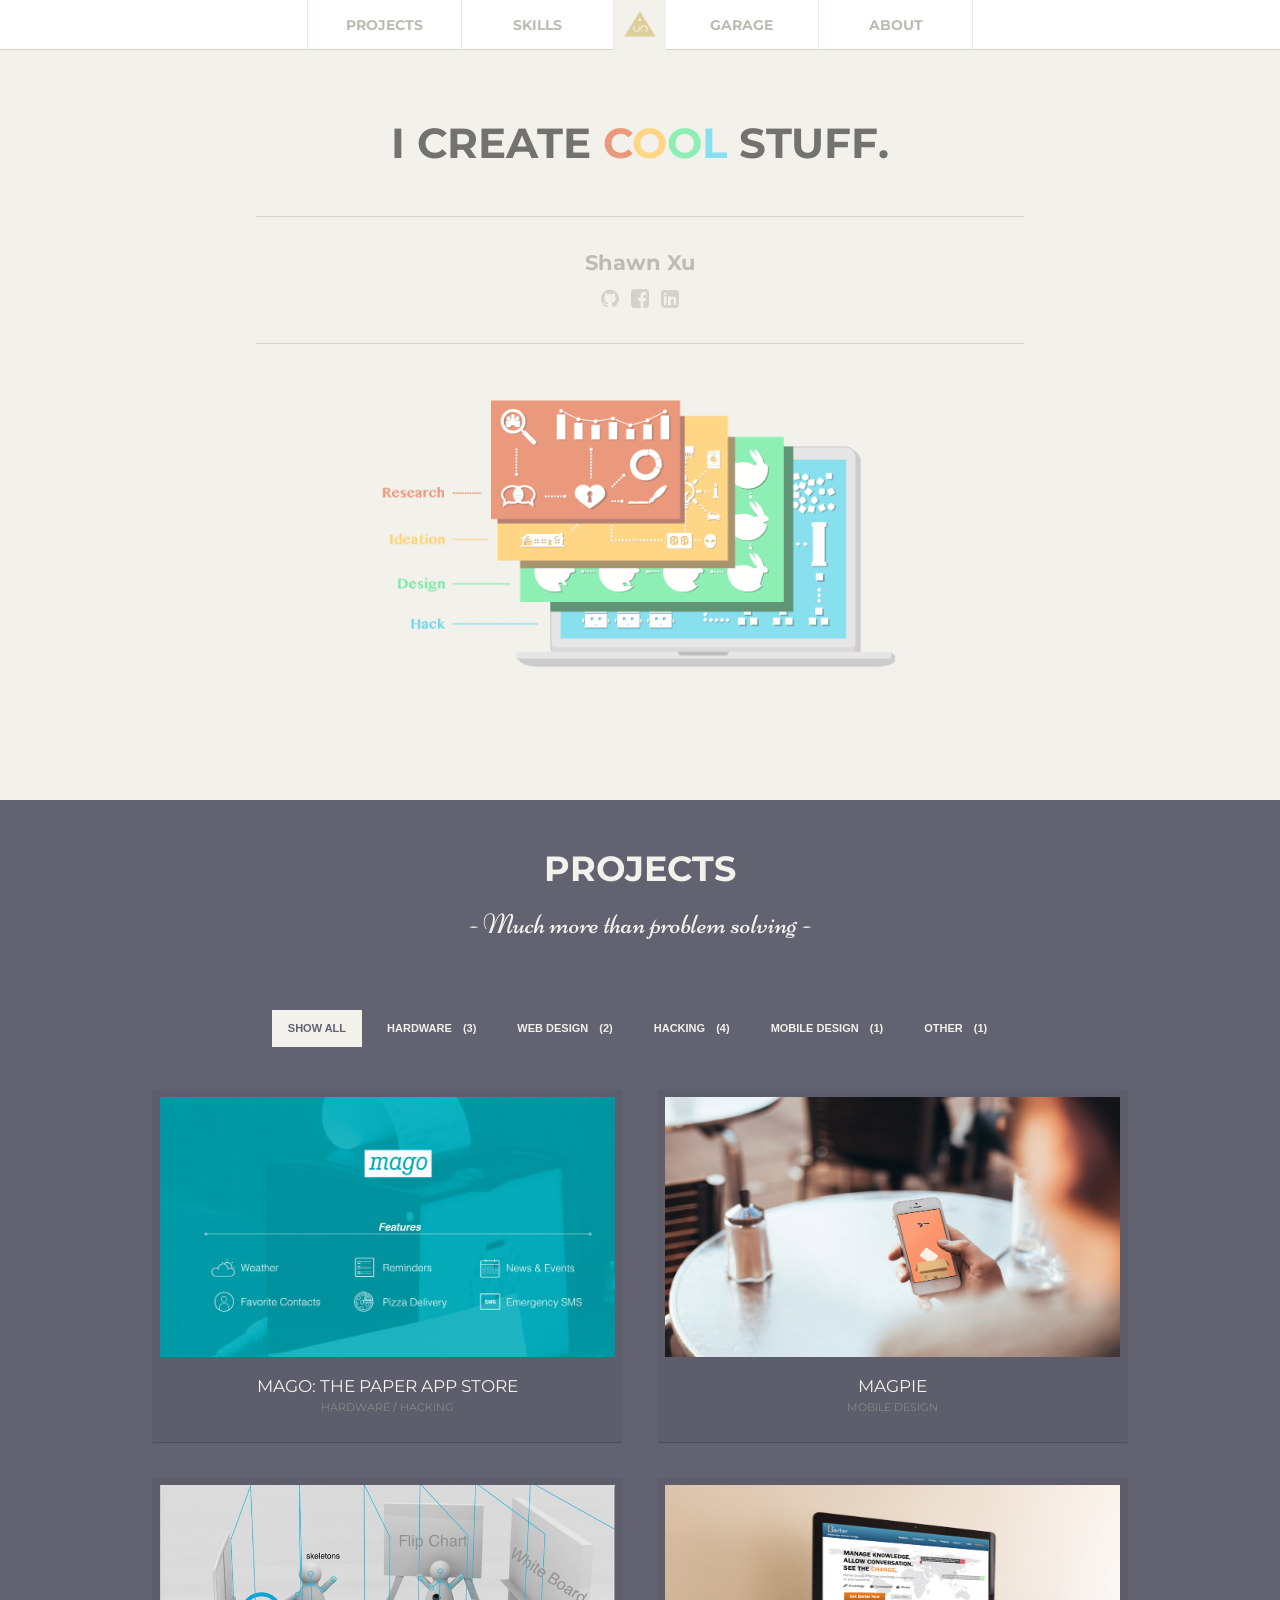
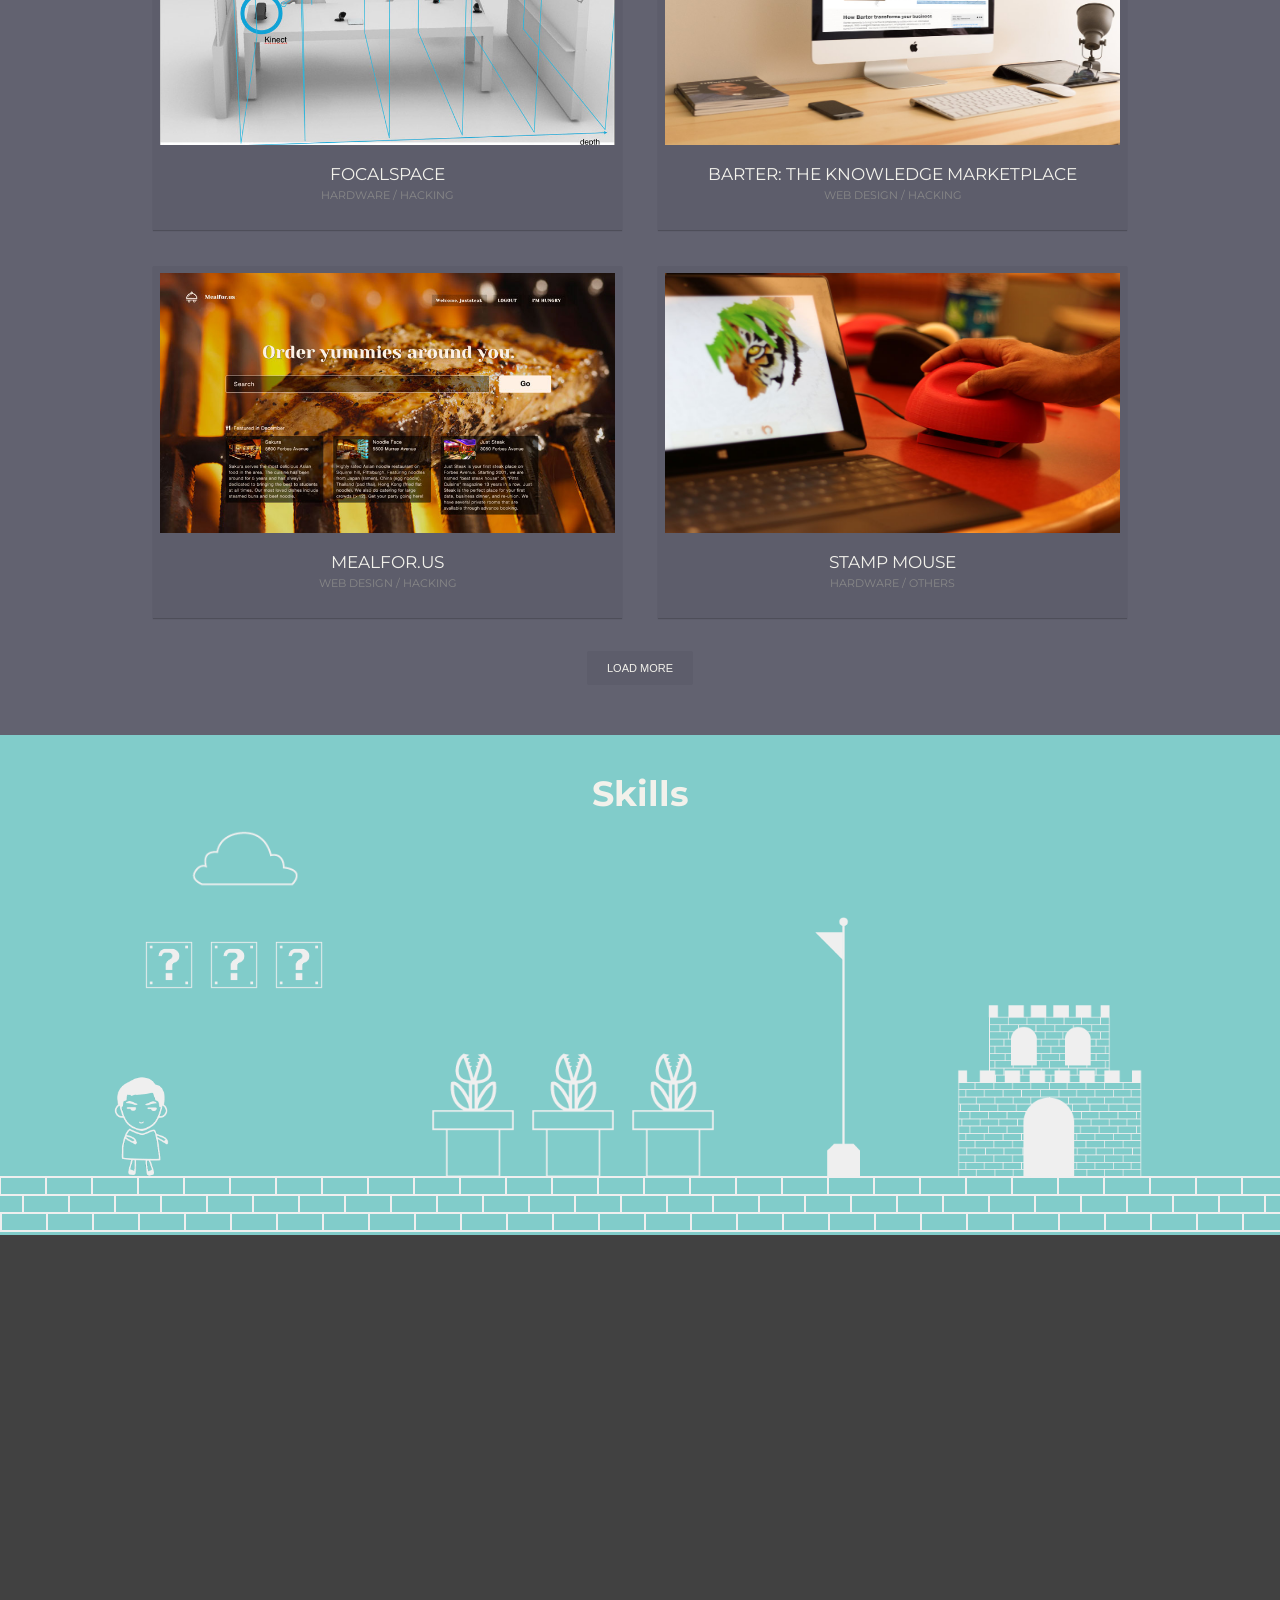
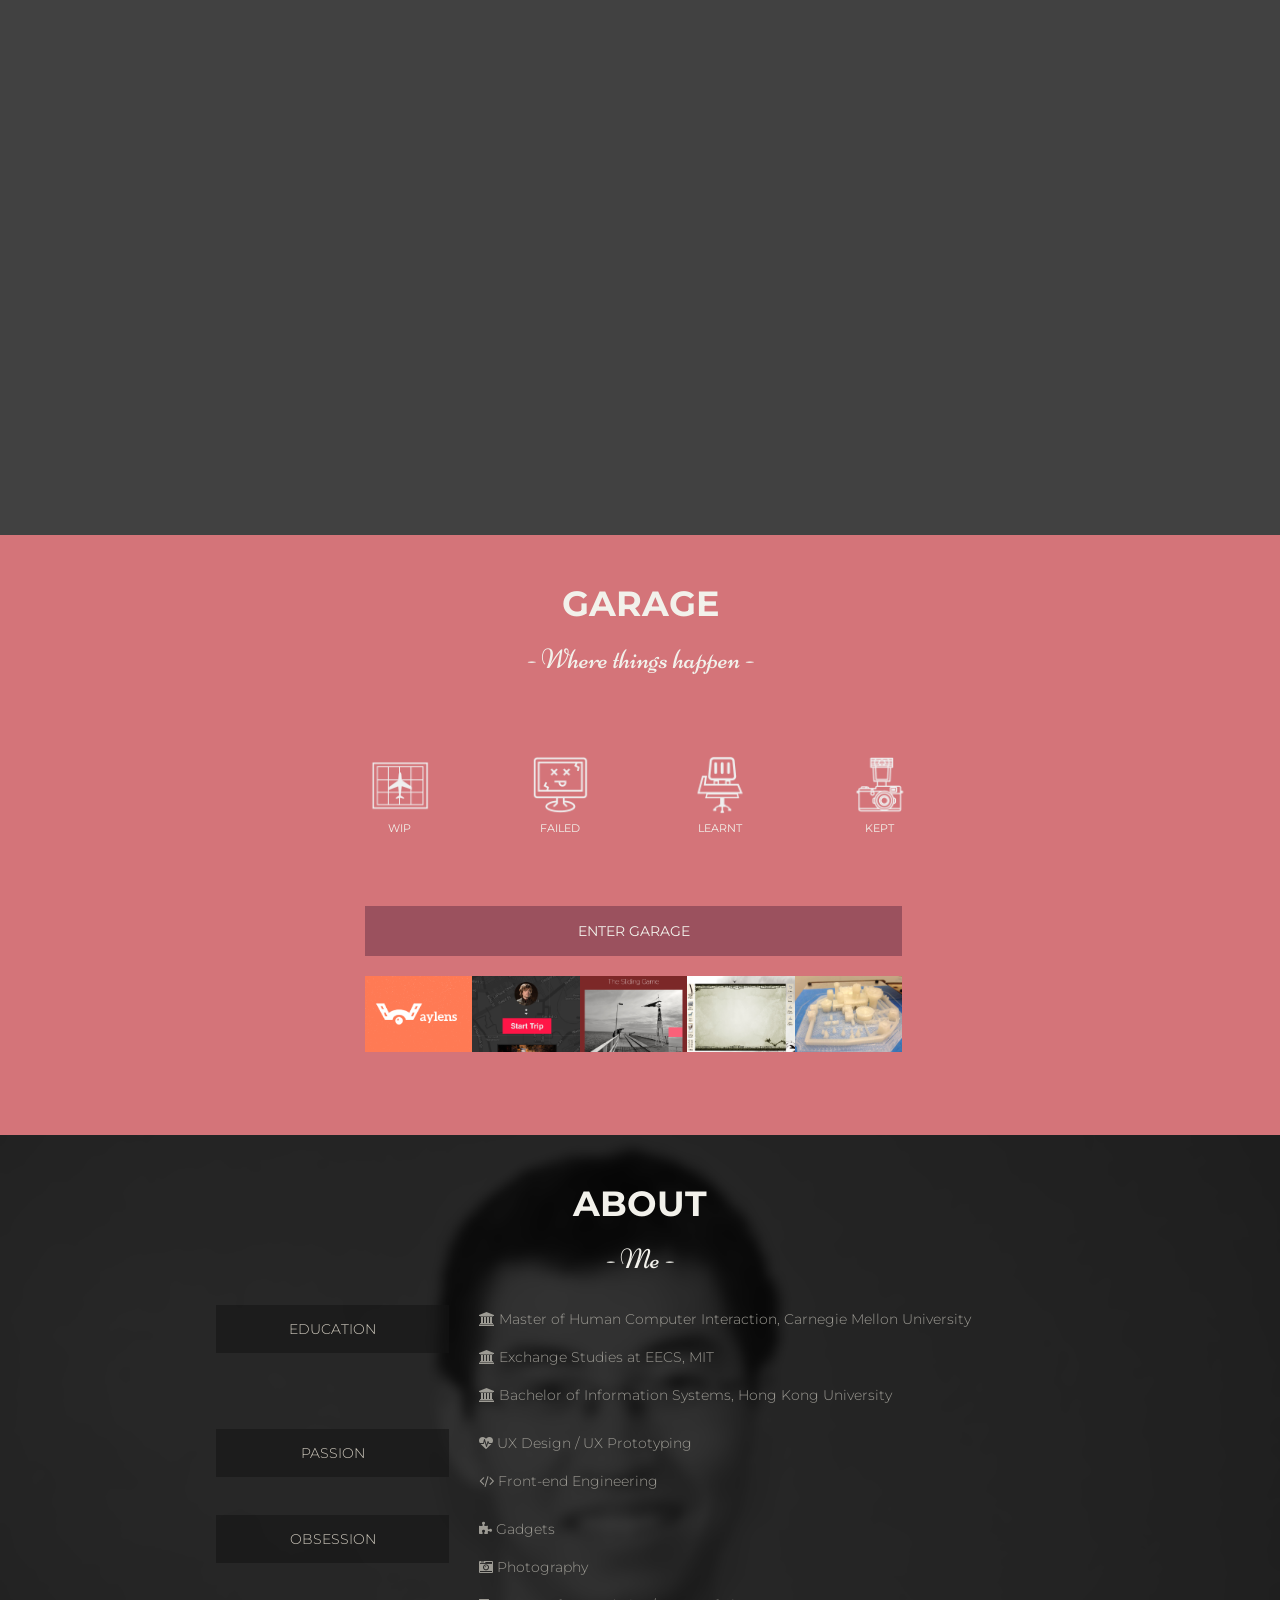
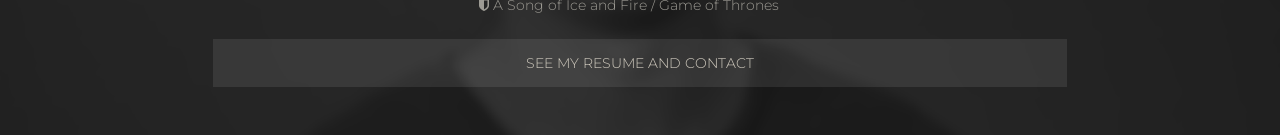
<file: index.html>
<!DOCTYPE html>
<html lang="en">
	<head>
		<meta charset="UTF-8">
		<meta name="viewport" content="width=device-width, initial-scale=1">
		<title>Shawn Xu | Portfolio</title>
		<link href='http://fonts.googleapis.com/css?family=Montserrat:400,700' rel='stylesheet' type='text/css'>
		<link href='http://fonts.googleapis.com/css?family=Niconne' rel='stylesheet' type='text/css'>
		<link href='http://fonts.googleapis.com/css?family=Merriweather+Sans:400,300' rel='stylesheet' type='text/css'>

		<!-- Core lib CSS -->
		<link rel="stylesheet" href="libs/bootstrap/css/bootstrap.css">
		<link rel="stylesheet" href="libs/fontawesome/css/font-awesome.css">

		<!-- Cube CSS -->
        <link rel="stylesheet" type="text/css" href="libs/cubeportfolio/css/cubeportfolio.css">

		<!-- Custom CSS styles -->
		<link href="css/main.css" rel="stylesheet">

		<!-- HTML5 Shim and Respond.js IE8 support of HTML5 elements and media queries -->
		<!-- WARNING: Respond.js doesn't work if you view the page via file:// -->
		<!--[if lt IE 9]>
			  <script src="https://oss.maxcdn.com/libs/html5shiv/3.7.0/html5shiv.js"></script>
			  <script src="https://oss.maxcdn.com/libs/respond.js/1.4.2/respond.min.js"></script>
		<![endif]-->
	</head>
	<body>
		<div class="header">
			<div class="nav-padding float-left no-mobile">
			</div>

			<div class="nav-item border-left float-left">
				<a class="no-mobile" href="#projects-position">PROJECTS</a>
				<a href="#projects-position"><img class="no-desktop" src="../img/icons/projects.png"></a>
			</div>

			<div class="nav-item border-left border-right float-left">
				<a class="no-mobile" href="#skills-position">SKILLS</a>
				<a href="#skills-position"><img class="no-desktop" src="../img/icons/skills.png"></a>
			</div>

			<div id="nav-center-icon">
				<a href="#"><img src="img/triangle-logo.png"></a>
			</div>

			<div class="nav-padding float-right no-mobile">
			</div>

			<div class="nav-item border-right float-right">
				<a class="no-mobile" href="#about-position">ABOUT</a>
				<a href="#about-position"><img class="no-desktop" src="../img/icons/about.png"></a>
			</div>

			<div class="nav-item border-right float-right">
				<a class="no-mobile" href="garage/garage.html">GARAGE</a>
				<a href="garage/garage.html"><img class="no-desktop" src="../img/icons/garage.png"></a>
			</div>
		</div>

		<div class="hero">
			<div class="hero-heading center">
			    <h1> I CREATE <span class="red">C</span><span class="yellow">O</span><span class="green">O</span><span class="blue">L</span> STUFF. </h1>
			</div>

		    <div class="name-and-contact subtitle">
		    	<h4 id="my-name">Shawn Xu</h4>
		    	<div class="social-icons">
					<a href="http://www.github.com/shawnxusy"><i class="fa fa-github"></i></a>
					<!-- <a href="#"><i class="fa fa-dribbble"></i></a> -->
					<a href="http://www.facebook.com/shawn.xusy"><i class="fa fa-facebook-square"></i></a>
					<a href="http://www.linkedin.com/in/shengyangxu"><i class="fa fa-linkedin-square"></i></a>
		    	</div>
		    </div>

		    <div class="my-approach center">
		    	<img src="img/approach.png">
		    </div>
		</div>

		</div>
		<div class="separator" id="separator-projects">
			<h2>PROJECTS</h2>
			<h3 class="script-font">- Much more than problem solving -</h3>
		</div>

		<div class="projects-section" id="projects-position">
			<div class="cbp-panel" style="max-width:980px;">

		        <div id="filters-container" class="cbp-l-filters-work">
		            <div data-filter="*" class="cbp-filter-item-active cbp-filter-item">
		                SHOW ALL
		            </div>
		            <div data-filter=".hardware" class="cbp-filter-item">
		                HARDWARE <div class="cbp-filter-counter"></div>
		            </div>
		            <div data-filter=".web-design" class="cbp-filter-item">
		                WEB DESIGN <div class="cbp-filter-counter"></div>
		            </div>
		            <div data-filter=".hacking" class="cbp-filter-item">
		                HACKING <div class="cbp-filter-counter"></div>
		            </div>
		            <div data-filter=".mobile-design" class="cbp-filter-item">
		                MOBILE DESIGN <div class="cbp-filter-counter"></div>
		            </div>
		            <div data-filter=".other" class="cbp-filter-item">
		                OTHER <div class="cbp-filter-counter"></div>
		            </div>
		        </div>

		        <div id="grid-container" class="cbp-l-grid-work">
		            <div class="cbp-item hardware hacking">
		                <a href="projects/mago.html" class="cbp-caption">
		                    <div class="cbp-caption-defaultWrap">
		                        <img src="img/project-cover/mago.jpg" alt="mago">
		                    </div>
		                    <div class="cbp-caption-activeWrap"></div>
		                </a>
		                <a href="projects/mago.html" class="cbp-l-grid-work-title">Mago: the paper app store</a>
		                <div class="cbp-l-grid-work-desc">Hardware / Hacking</div>
		            </div>
		            <div class="cbp-item mobile-design">
		                <a href="projects/magpie.html" class="cbp-caption">
		                    <div class="cbp-caption-defaultWrap">
		                        <img src="img/project-cover/magpie.jpg" alt="">
		                    </div>
		                    <div class="cbp-caption-activeWrap"></div>
		                </a>
		                <a href="projects/magpie.html" class="cbp-l-grid-work-title">Magpie</a>
		                <div class="cbp-l-grid-work-desc">Mobile Design</div>
		            </div>
		            <div class="cbp-item hardware hacking">
		                <a href="projects/focalspace.html" class="cbp-caption">
		                    <div class="cbp-caption-defaultWrap">
		                        <img src="img/project-cover/focalspace.jpg" alt="">
		                    </div>
		                    <div class="cbp-caption-activeWrap"></div>
		                </a>
		                <a href="projects/focalspace.html" class="cbp-l-grid-work-title">Focalspace</a>
		                <div class="cbp-l-grid-work-desc">Hardware / Hacking</div>
		            </div>
		            <div class="cbp-item web-design hacking">
		                <a href="projects/barter.html" class="cbp-caption">
		                    <div class="cbp-caption-defaultWrap">
		                        <img src="img/project-cover/barter.jpg" alt="">
		                    </div>
		                    <div class="cbp-caption-activeWrap"></div>
		                </a>
		                <a href="projects/barter.html" class="cbp-l-grid-work-title">Barter: the Knowledge Marketplace</a>
		                <div class="cbp-l-grid-work-desc">Web Design / Hacking</div>
		            </div>
		            <div class="cbp-item web-design hacking">
		                <a href="projects/mealforus.html" class="cbp-caption">
		                    <div class="cbp-caption-defaultWrap">
		                        <img src="img/project-cover/mealforus.jpg" alt="">
		                    </div>
		                    <div class="cbp-caption-activeWrap"></div>
		                </a>
		                <a href="projects/mealforus.html" class="cbp-l-grid-work-title">Mealfor.us</a>
		                <div class="cbp-l-grid-work-desc">Web Design / Hacking</div>
		            </div>
		            <div class="cbp-item hardware other">
		                <a href="projects/stamp.html" class="cbp-caption">
		                    <div class="cbp-caption-defaultWrap">
		                        <img src="img/project-cover/stampmouse.jpg" alt="">
		                    </div>
		                    <div class="cbp-caption-activeWrap"></div>
		                </a>
		                <a href="projects/stamp.html" class="cbp-l-grid-work-title">Stamp Mouse</a>
		                <div class="cbp-l-grid-work-desc">Hardware / Others</div>
		            </div>
		        </div>

		        <div class="cbp-l-loadMore-button" id="skills-position">
		            <a href="ajax/loadmore.html" class="cbp-l-loadMore-button-link">LOAD MORE</a>
		        </div>

		    </div>
	    </div>

	    <div class="skills-section">
		    <h2 id="skill-title">SKILLS</h2>
			<img src="img/scene-elements/bricks.png" id="bricks">
	    	<div id="mario-playground">
				<img src="img/shawn-animations/shawn-animated-walking.png" class="ani-element" id="shawn-animated">
				<img src="img/scene-elements/question-block.png" class="question-block ani-element" id="qblock1">
				<img src="img/scene-elements/question-block.png" class="question-block ani-element" id="qblock2">
				<img src="img/scene-elements/question-block.png" class="question-block ani-element" id="qblock3">
				<img src="img/scene-elements/cloud.png" class="cloud ani-element" id="cloud">

				<img src="img/design-icons/adobe-illustrator.png" class="design-icons ani-element" id="illustrator">
				<img src="img/design-icons/adobe-photoshop.png" class="design-icons ani-element" id="photoshop">
				<img src="img/design-icons/adobe-indesign.png" class="design-icons ani-element" id="indesign">
				<img src="img/design-icons/sketch.png" class="design-icons ani-element" id="sketch">

				<img src="img/scene-elements/tube-with-flower.png" class="tube-with-flower ani-element" id="tflower1">
				<img src="img/scene-elements/tube-with-flower.png" class="tube-with-flower ani-element" id="tflower2">
				<img src="img/scene-elements/tube-with-flower.png" class="tube-with-flower ani-element" id="tflower3">

				<img src="img/scene-elements/fireball.png" class="fireball ani-element" id="fireball1">
				<img src="img/scene-elements/fireball.png" class="fireball ani-element" id="fireball2">
				<img src="img/scene-elements/fireball.png" class="fireball ani-element" id="fireball3">

				<img src="img/styling-icons/html5.png" class="styling-icons ani-element" id="html5">
				<img src="img/styling-icons/css3.png" class="styling-icons ani-element" id="css3">
				<img src="img/styling-icons/jquery.png" class="styling-icons ani-element" id="jquery">

				<img src="img/scene-elements/flagpole.png" class="frontend-icons ani-element" id="flagpole">
				<img src="img/scene-elements/flag.png" class="frontend-icons ani-element" id="flag">
				<img src="img/frontend-icons/angular.png" class="frontend-icons ani-element" id="angular">
				<img src="img/frontend-icons/meteor.png" class="frontend-icons ani-element" id="meteor">

				<img src="img/scene-elements/castle.png" class="backend-icons ani-element" id="castle">
				<img src="img/backend-icons/django.png" class="backend-icons ani-element" id="django">
				<img src="img/backend-icons/node.png" class="backend-icons ani-element" id="node">
				<img src="img/backend-icons/flask.png" class="backend-icons ani-element" id="flask">
			</div>
	    </div>


		<div class="garage-section" id="garage-position">
			<div class="separator" id="separator-garage">
				<h2>GARAGE</h2>
				<h3 class="script-font">- Where things happen -</h3>
			</div>
			<div class="garage-category">
				<div class="garage-category-set">
					<img src="img/icons/in-progress.png">
					<p>WIP</p>
				</div>
				<div class="garage-category-set">
					<img src="img/icons/failed.png">
					<p>Failed</p>
				</div>
				<div class="garage-category-set">
					<img src="img/icons/learnt.png">
					<p>Learnt</p>
				</div>
				<div class="garage-category-set">
					<img src="img/icons/recorded.png">
					<p>Kept</p>
				</div>
			</div>

			<a href="garage/garage.html" id="enter-garage"><p>Enter Garage</p></a>
			<div class="garage-gallery">
				<img src="img/garage-gallery/waylens.png">
				<img src="img/garage-gallery/waylens-mobi.png">
				<img src="img/garage-gallery/sliding.png">
				<img src="img/garage-gallery/zendraw.png">
				<img src="img/garage-gallery/winterfell.png">
			</div>
		</div>

		<div class="about-section" id="about-position">
			<div class="separator" id="separator-about">
				<h2>ABOUT</h2>
				<h3 class="script-font">- Me -</h3>
			</div>

			<div class="self-introduction no-mobile">
				<div class="about-item row">
					<div class="col-xs-1">
					</div>
					<div class="col-xs-3">
						<p class="about-heading">EDUCATION</p>
					</div>
					<div class="col-xs-7">
						<p class="about-detail"><i class="fa fa-university"></i> Master of Human Computer Interaction, Carnegie Mellon University</p>
						<p class="about-detail"><i class="fa fa-university"></i> Exchange Studies at EECS, MIT</p>
						<p class="about-detail"><i class="fa fa-university"></i> Bachelor of Information Systems, Hong Kong University</p>
					</div>
					<div class="col-xs-1">
					</div>
				</div>
				<div class="about-item row">
					<div class="col-xs-1">
					</div>
					<div class="col-xs-3">
						<p class="about-heading">PASSION</p>
					</div>
					<div class="col-xs-7">
						<p class="about-detail"><i class="fa fa-heartbeat"></i> UX Design / UX Prototyping</p>
						<p class="about-detail"><i class="fa fa-code"></i> Front-end Engineering</p>
					</div>
					<div class="col-xs-1">
					</div>
				</div>
				<div class="about-item row">
					<div class="col-xs-1">
					</div>
					<div class="col-xs-3">
						<p class="about-heading">OBSESSION</p>
					</div>
					<div class="col-xs-7">
						<p class="about-detail"><i class="fa fa-puzzle-piece"></i> Gadgets</p>
						<p class="about-detail"><i class="fa fa-camera-retro"></i> Photography</p>
						<p class="about-detail"><i class="fa fa-shield"></i> A Song of Ice and Fire / Game of Thrones</p>
					</div>
					<div class="col-xs-1">
					</div>
				</div>
				<div class="row no-margin">
					<div class="col-xs-1"></div>
					<a  class="about-resume col-xs-10" href="resume/shawnxu_resume.pdf">
						SEE MY RESUME AND CONTACT
					</a>
					<div class="col-xs-1"></div>
				</div>
			</div>
		</div>

		<!-- Hotjar Tracking Code for www.shawnxu.com -->
		<script>
		    (function(f,b){
		        var c;
		        f.hj=f.hj||function(){(f.hj.q=f.hj.q||[]).push(arguments)};
		        f._hjSettings={hjid:37652, hjsv:4};
		        c=b.createElement("script");c.async=1;
		        c.src="//static.hotjar.com/c/hotjar-"+f._hjSettings.hjid+".js?sv="+f._hjSettings.hjsv;
		        b.getElementsByTagName("head")[0].appendChild(c);
		    })(window,document);
		</script>

		<!-- Google Analytics -->
		<script>
			(function(i,s,o,g,r,a,m){i['GoogleAnalyticsObject']=r;i[r]=i[r]||function(){
			(i[r].q=i[r].q||[]).push(arguments)},i[r].l=1*new Date();a=s.createElement(o),
			m=s.getElementsByTagName(o)[0];a.async=1;a.src=g;m.parentNode.insertBefore(a,m)
			})(window,document,'script','//www.google-analytics.com/analytics.js','ga');

			ga('create', 'UA-60182820-1', 'auto');
			ga('send', 'pageview');
		</script>

	    <!-- jQuery (necessary for Bootstrap's JavaScript plugins) -->
	    <script src="libs/jquery/jquery-1.11.2.js"></script>
	    <!-- Include all compiled plugins (below), or include individual files as needed -->
	    <script src="libs/bootstrap/js/bootstrap.js"></script>
	    <script src="libs/cubeportfolio/js/jquery.cubeportfolio.js"></script>
	    <script src="libs/tweenmax/tweenmax.js"></script>
	    <script src="libs/scrollmagic/jquery.scrollmagic.js"></script>
	    <script src="libs/scrollmagic/jquery.scrollmagic.debug.js"></script>
	    <script src="js/cube.js"></script>
	    <script src="js/scripts.js"></script>
	</body>
</html>
</file>
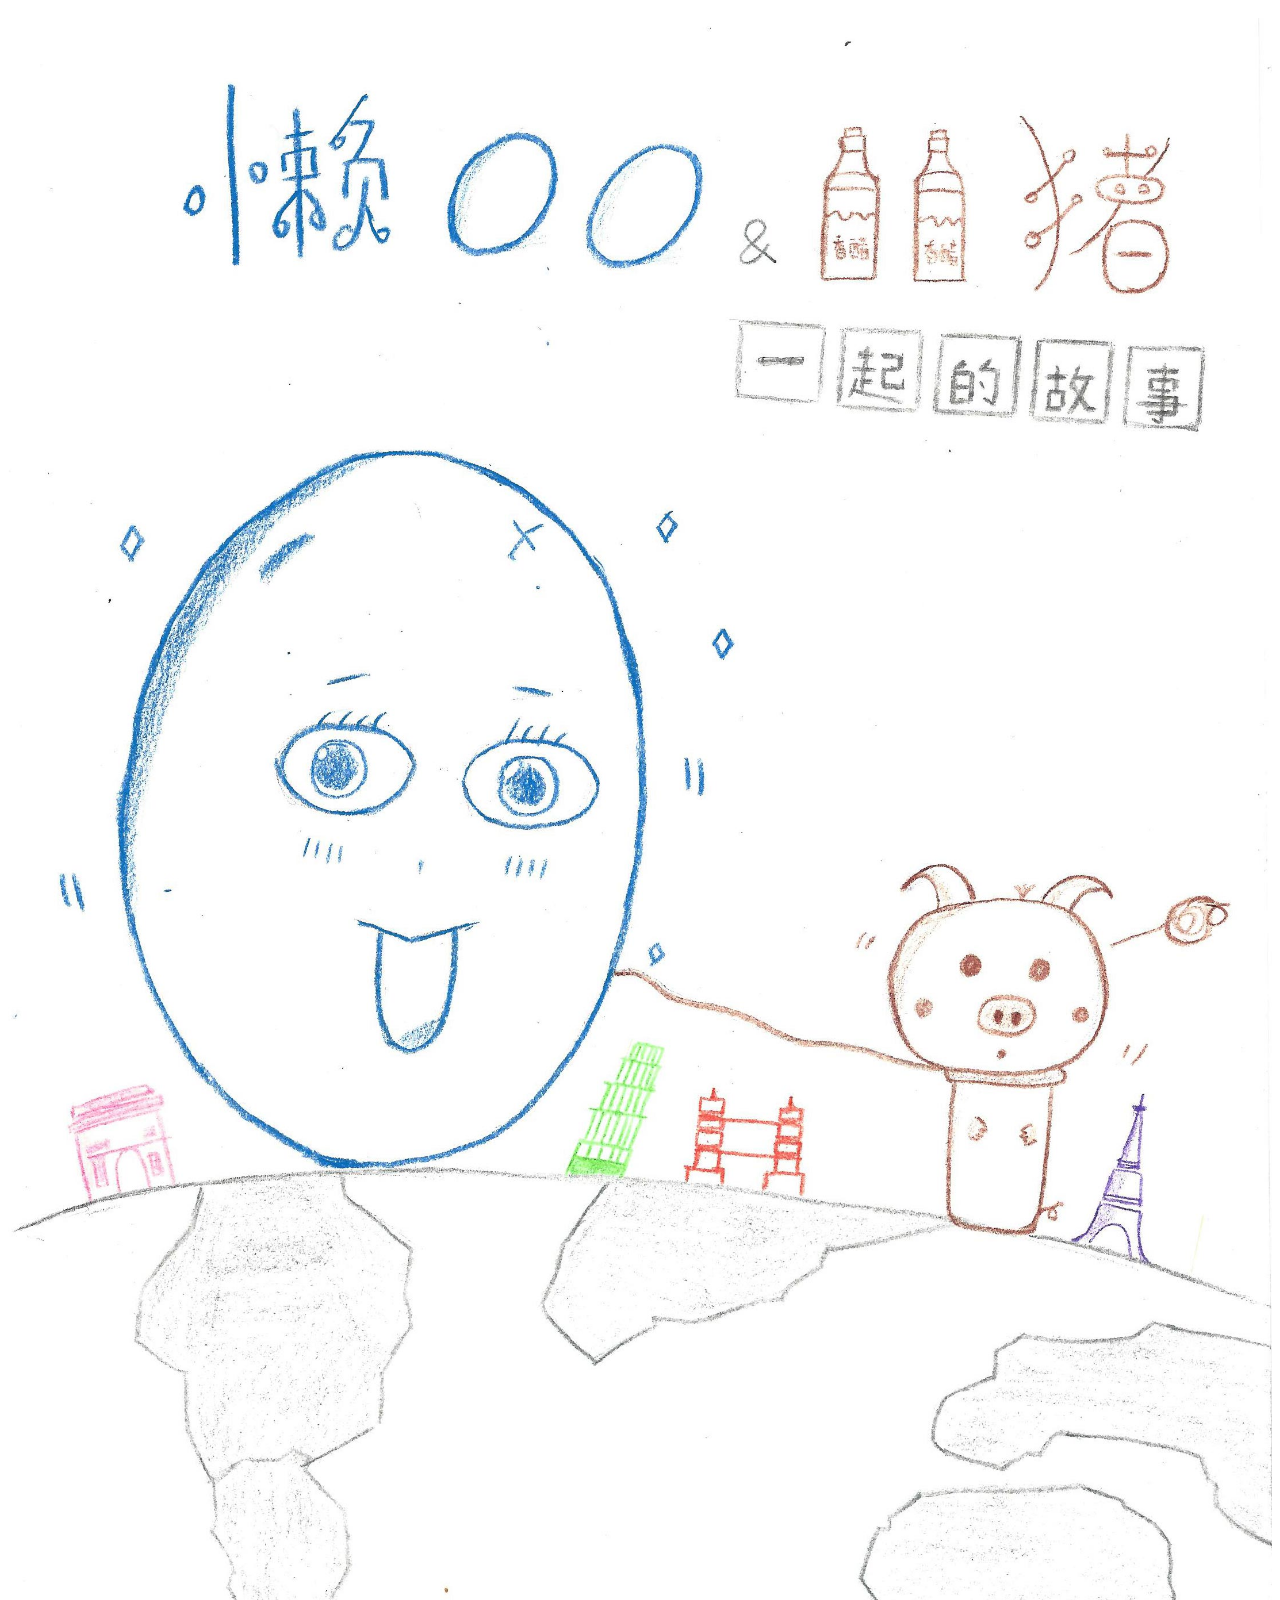
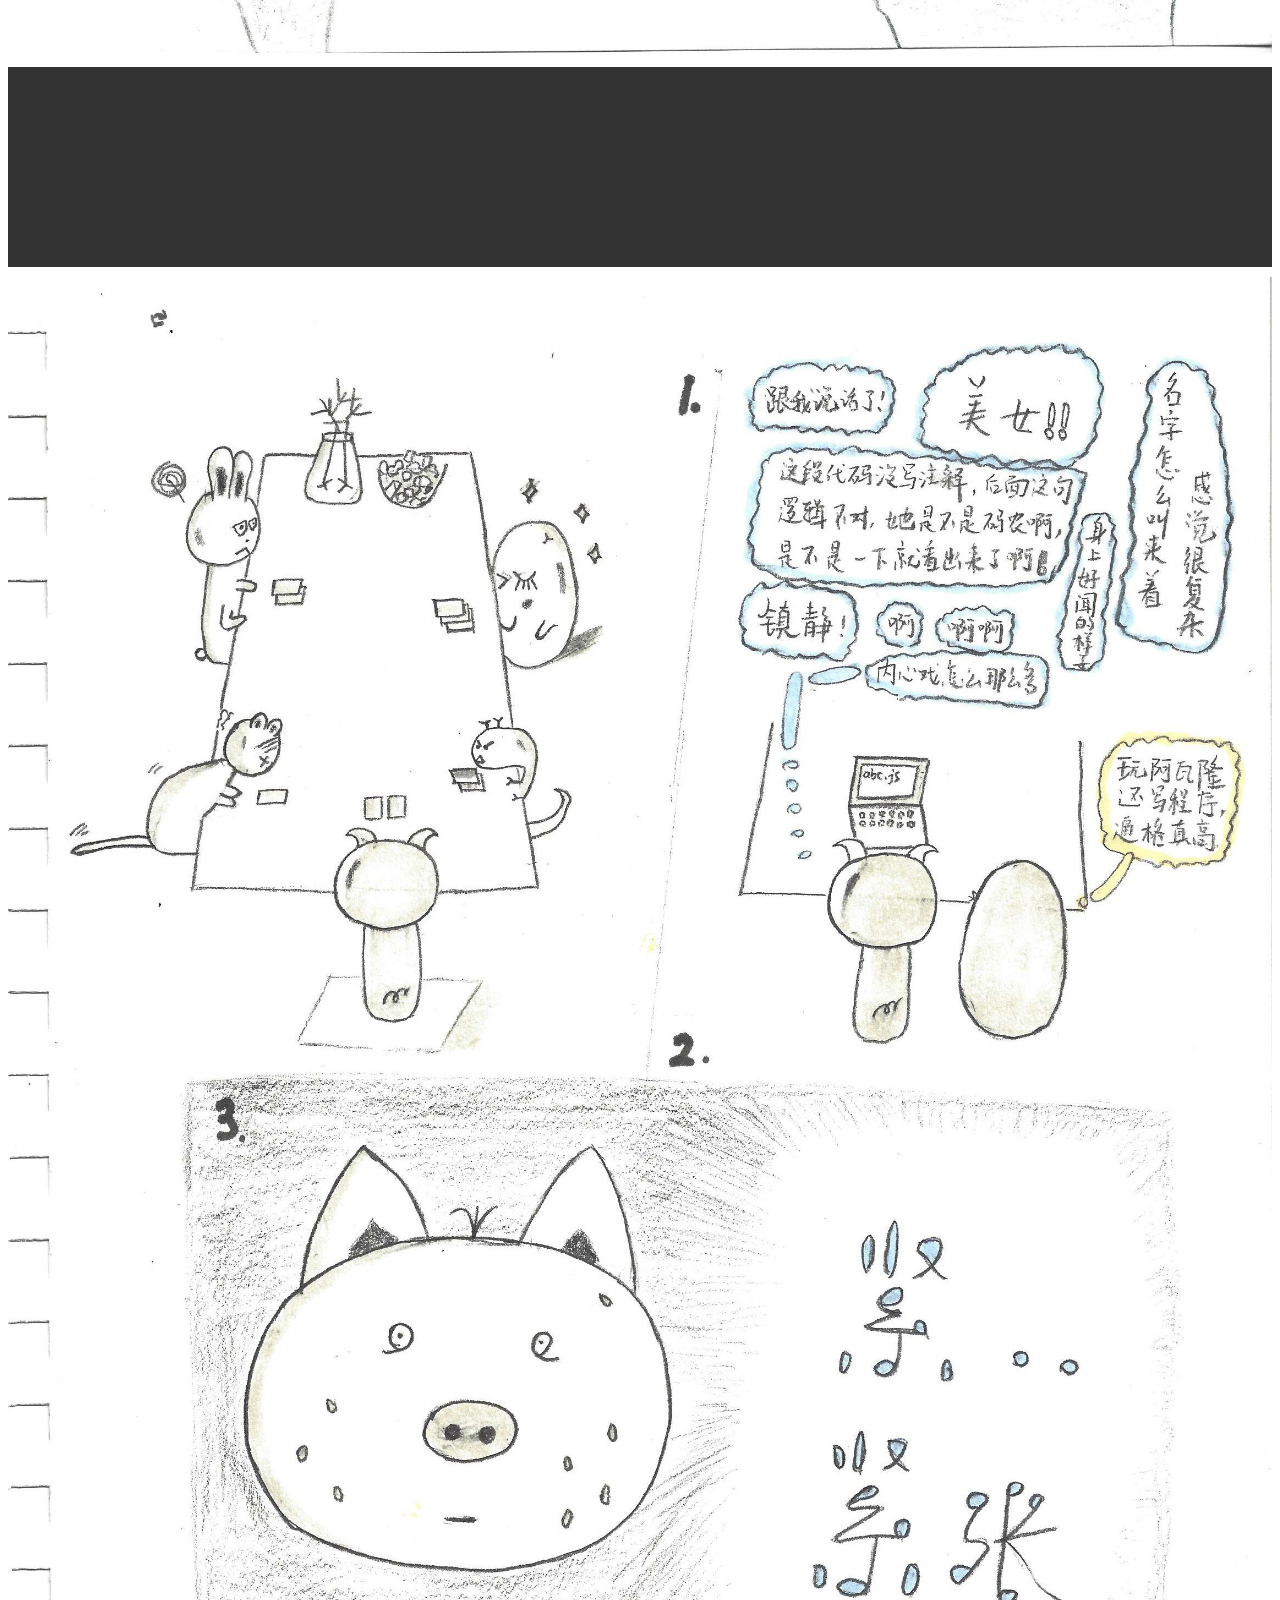
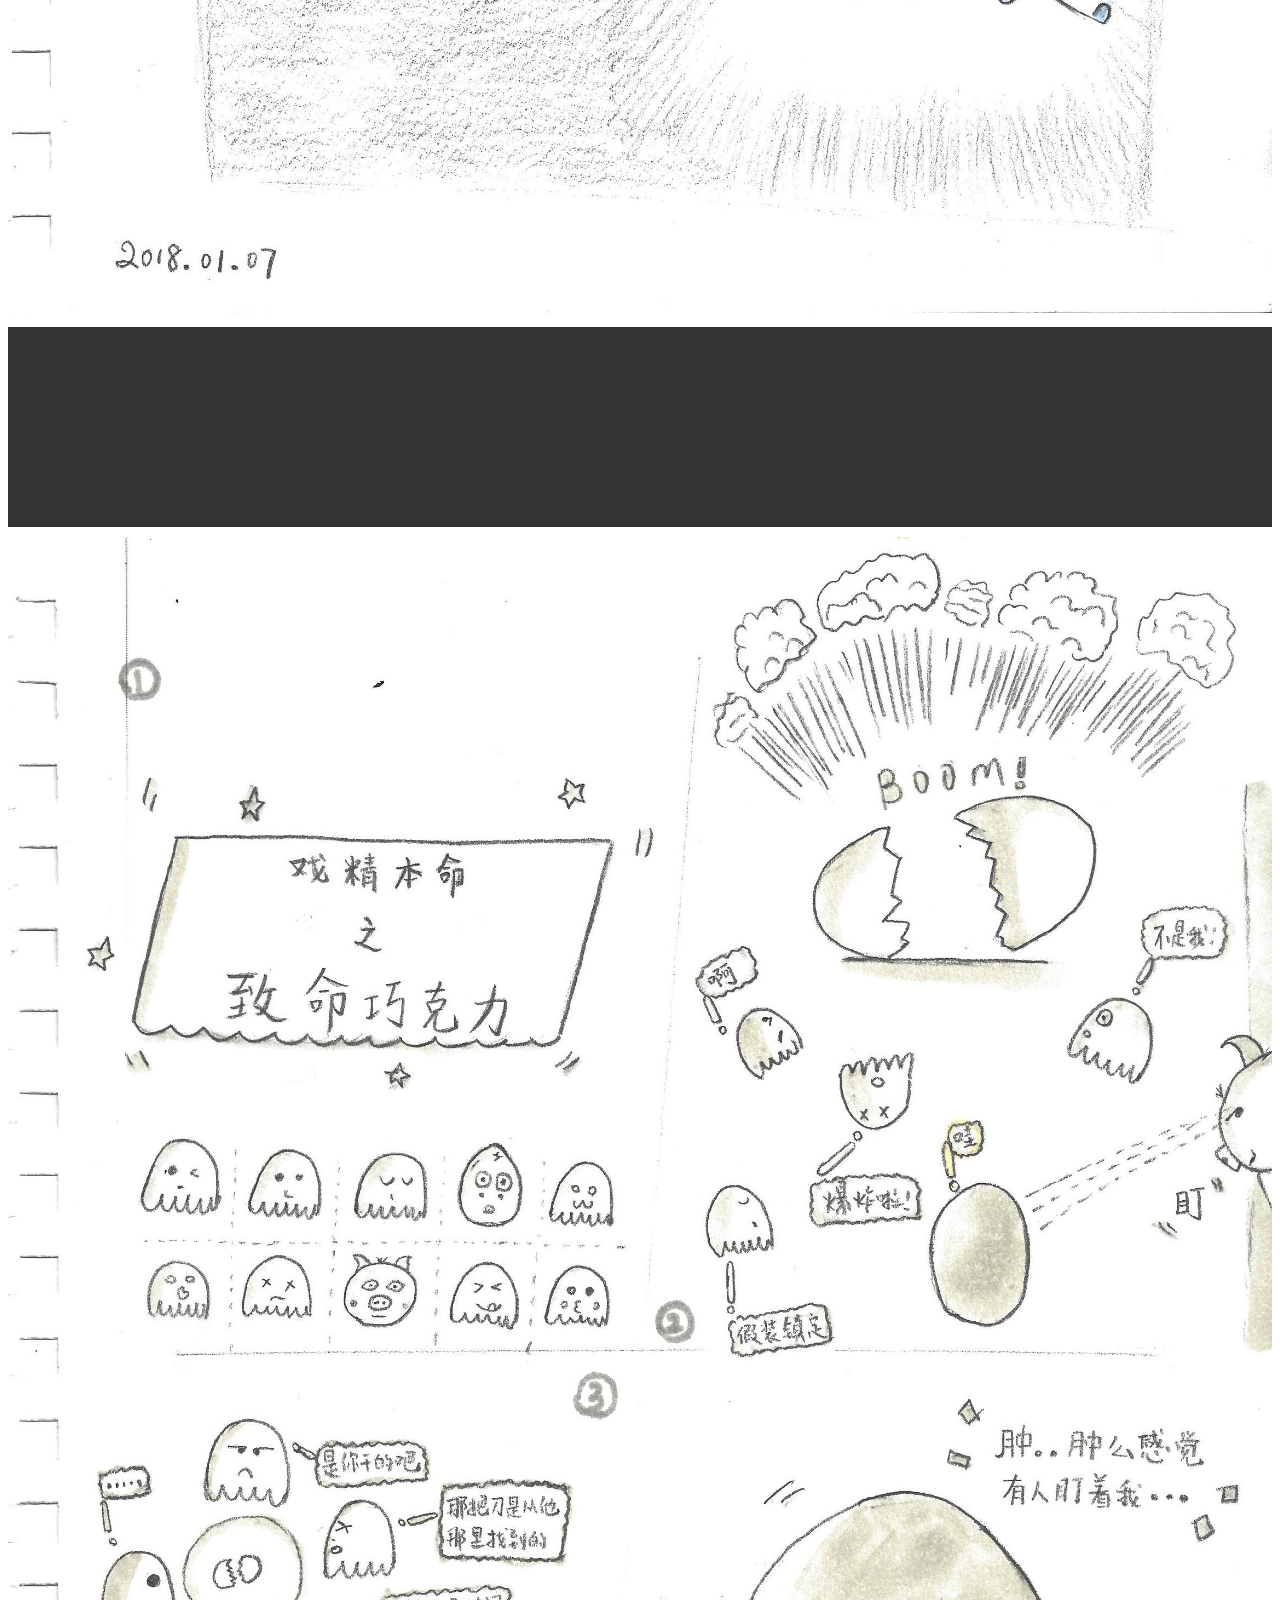
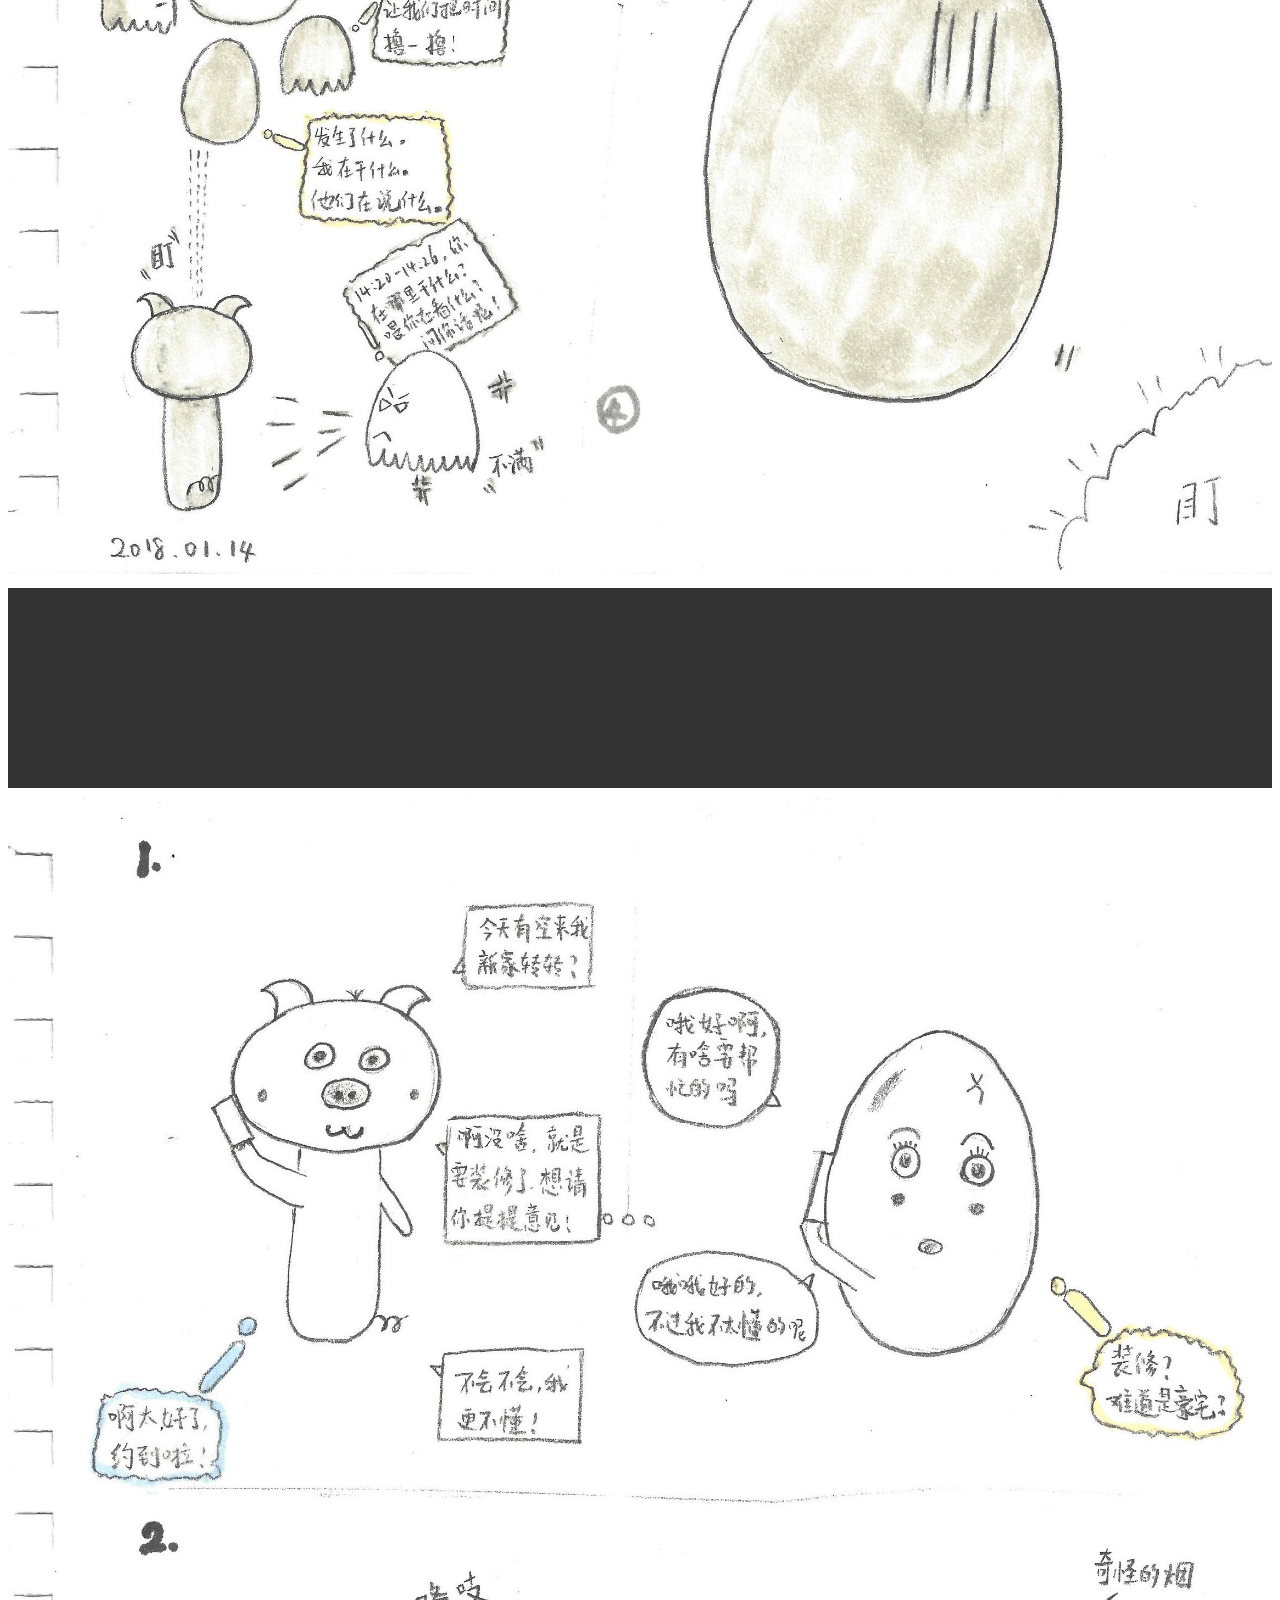
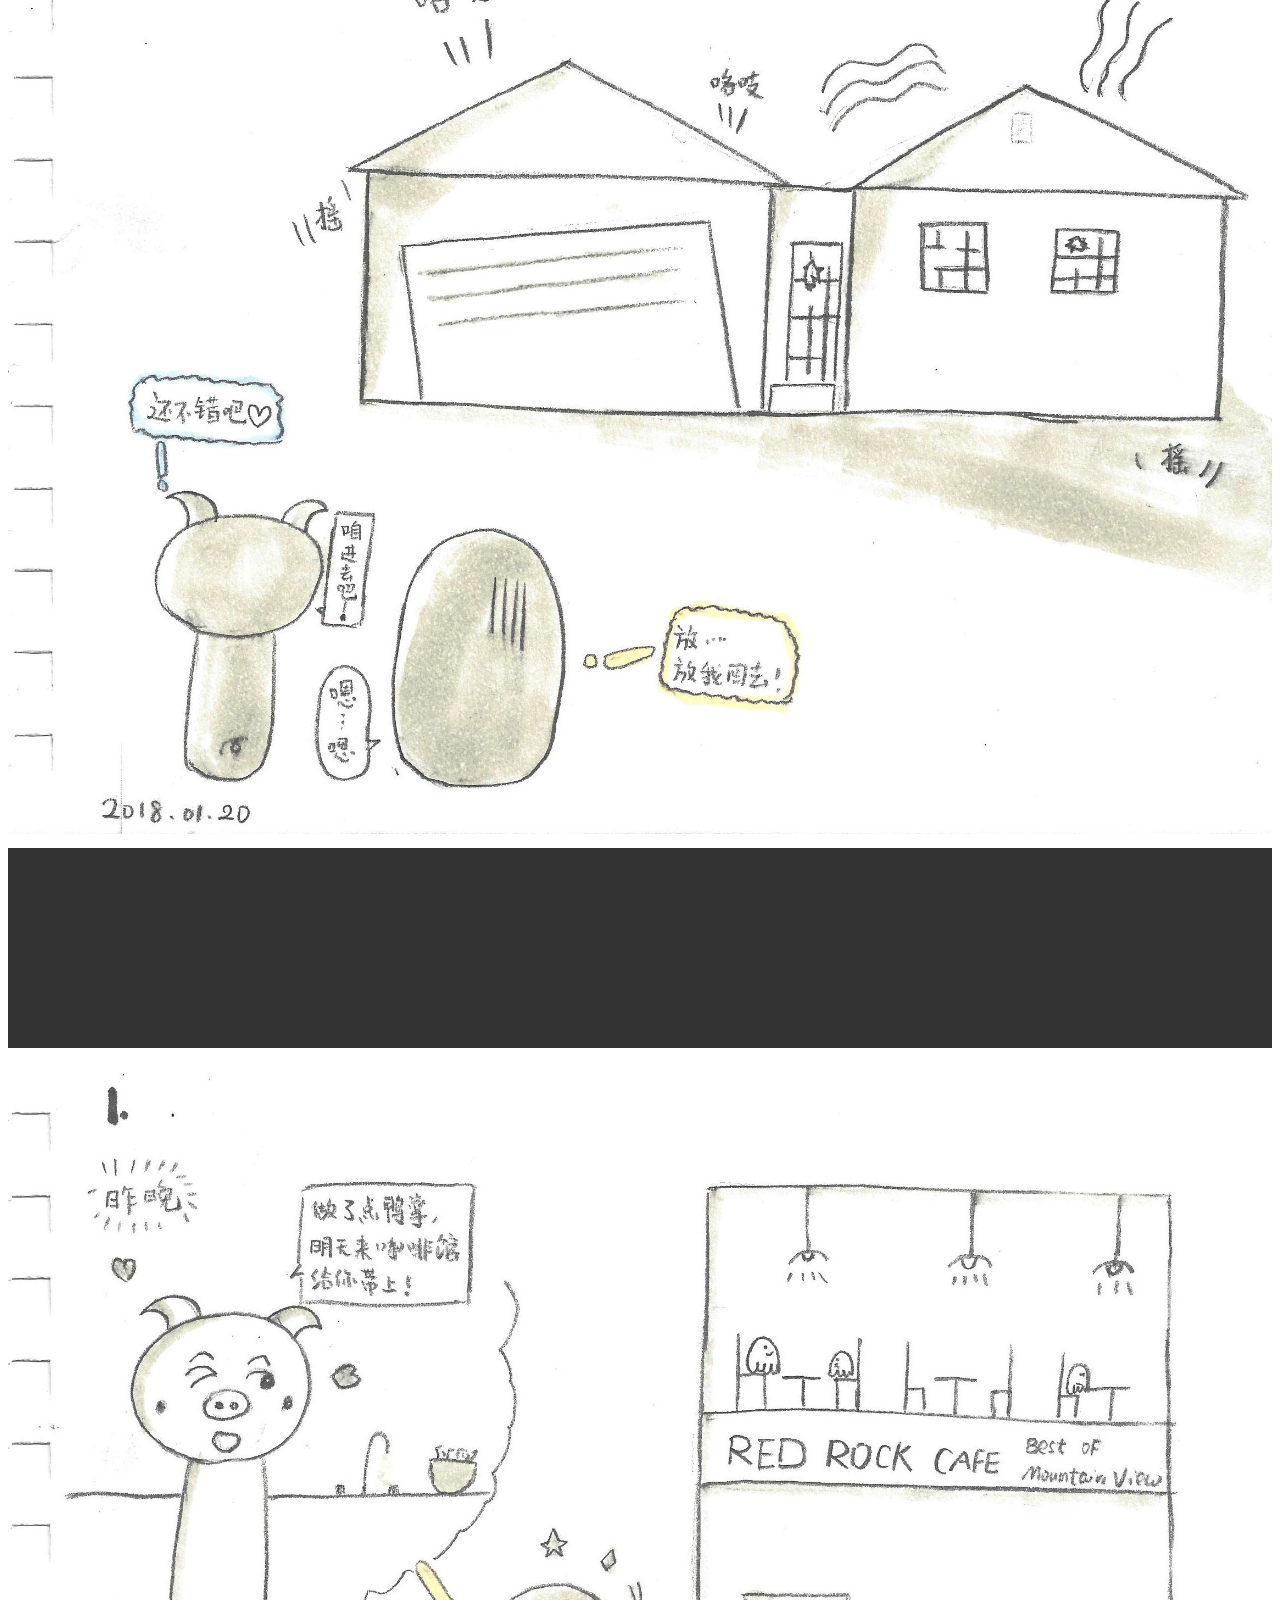
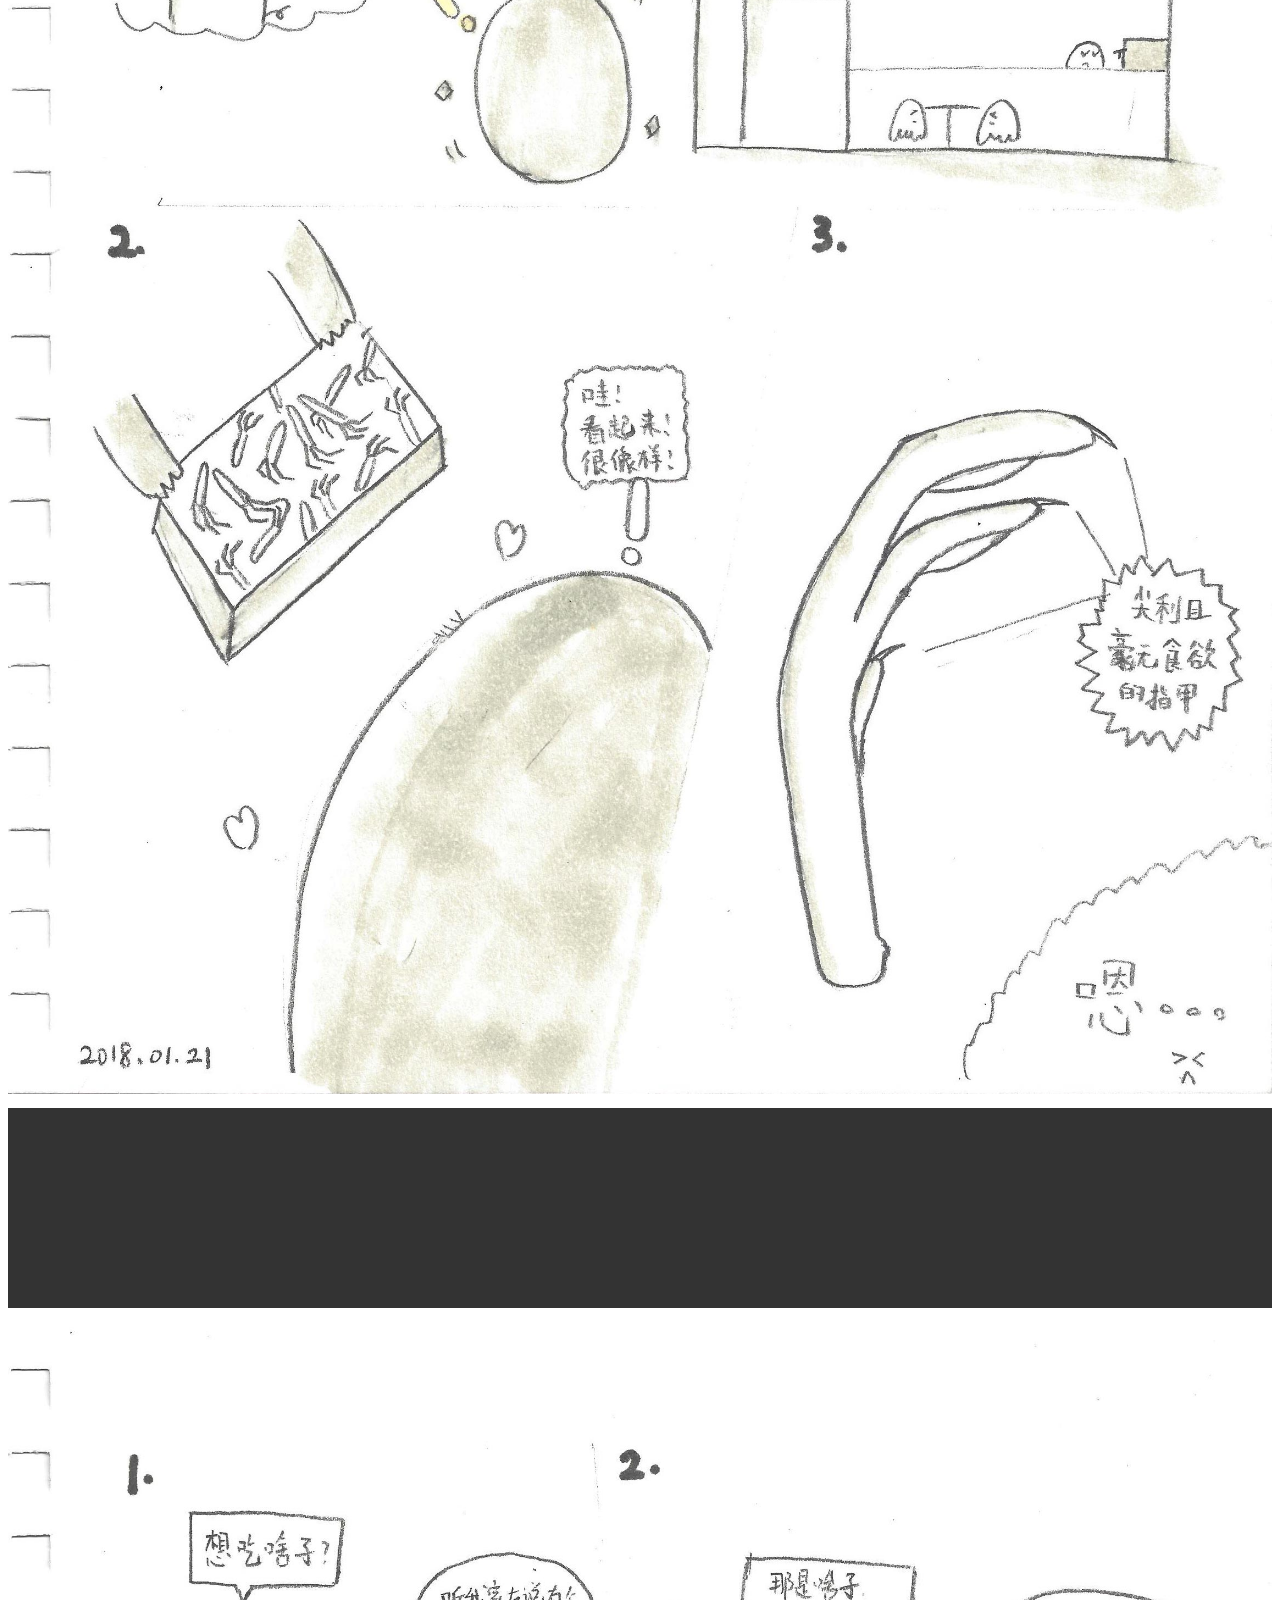
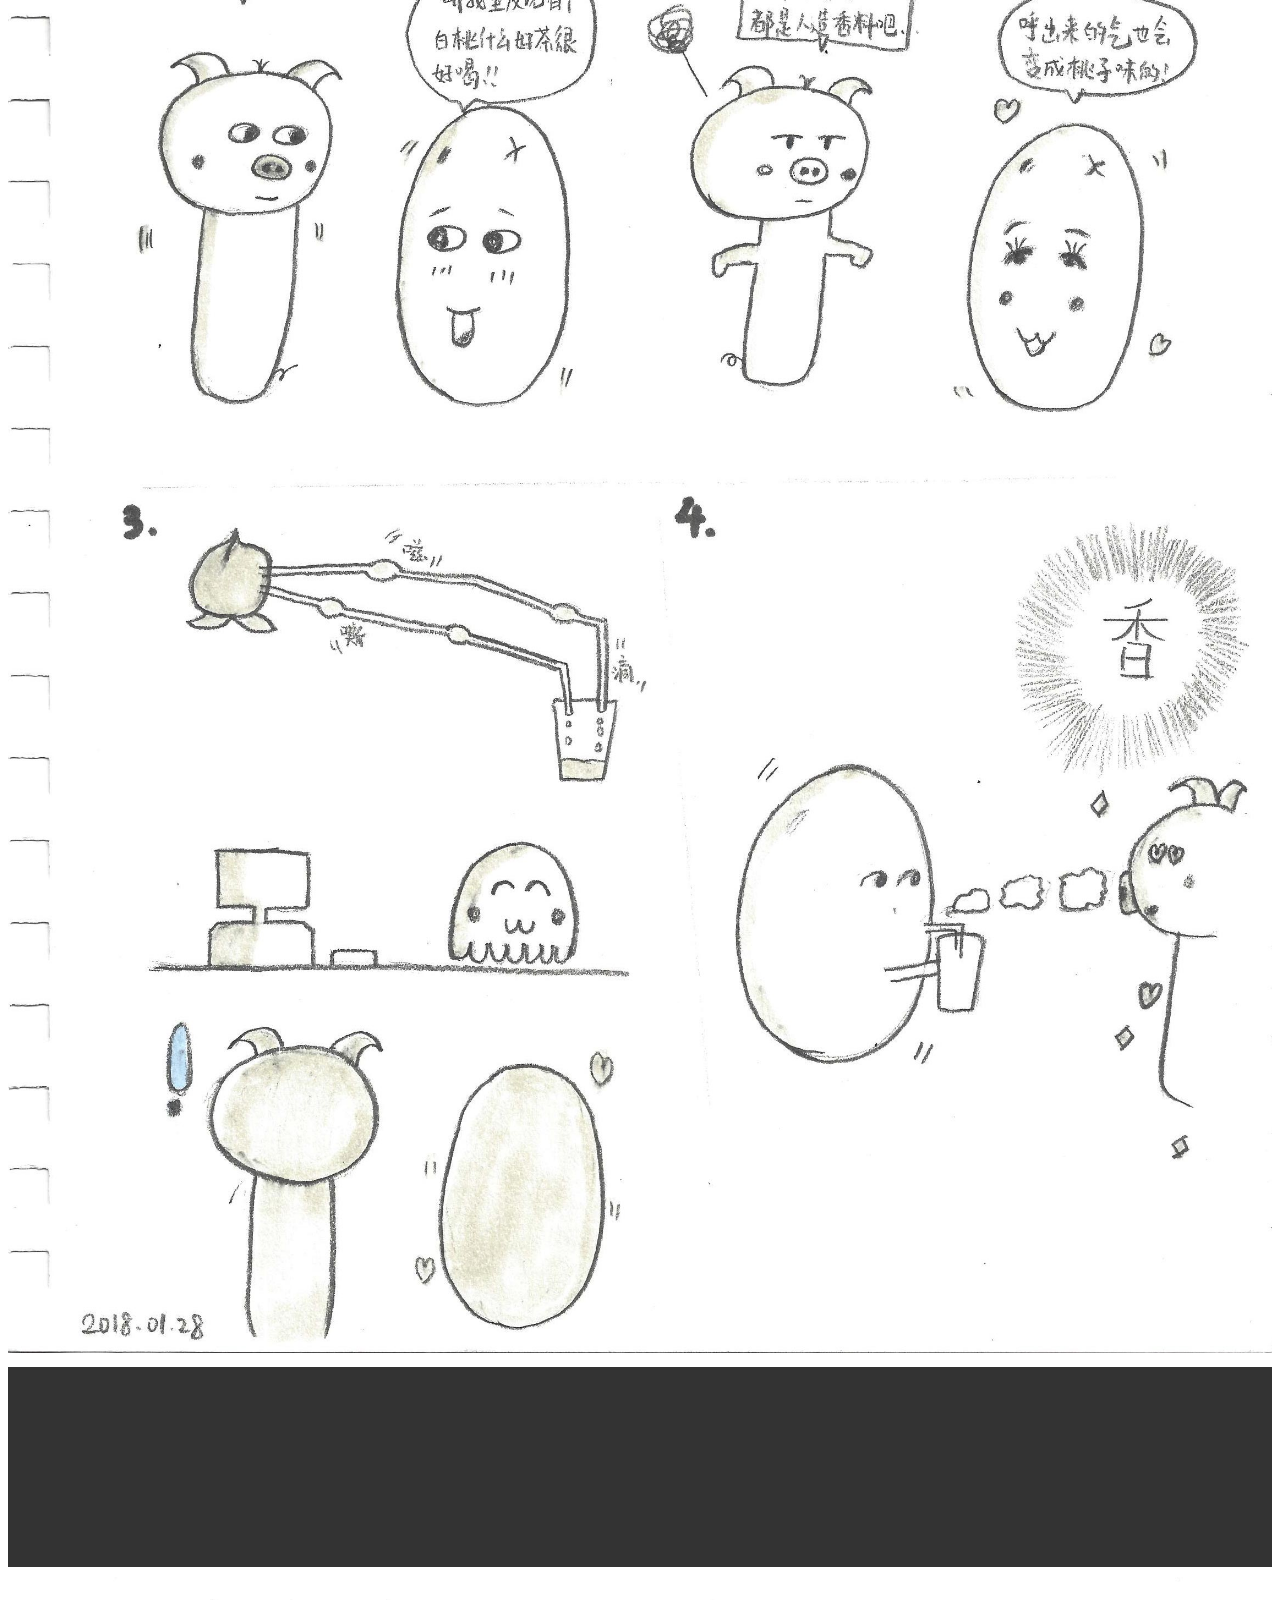
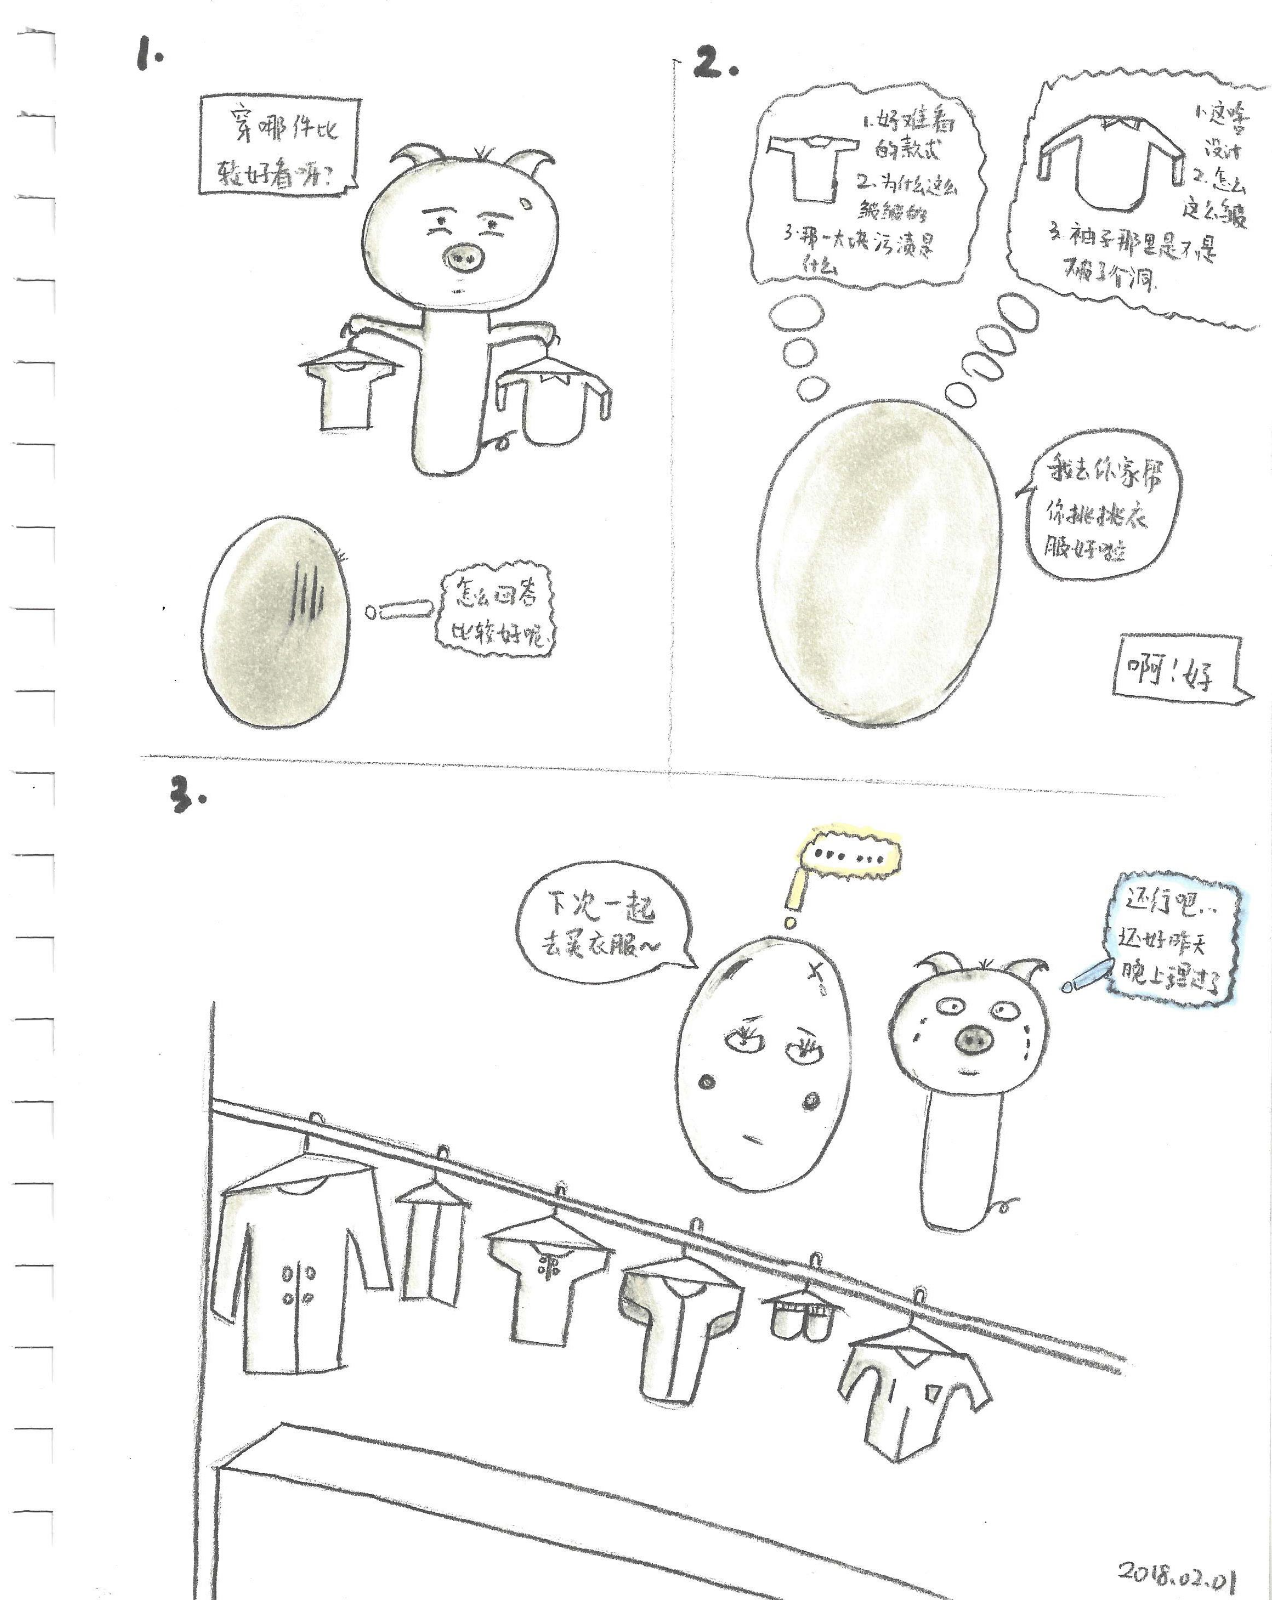
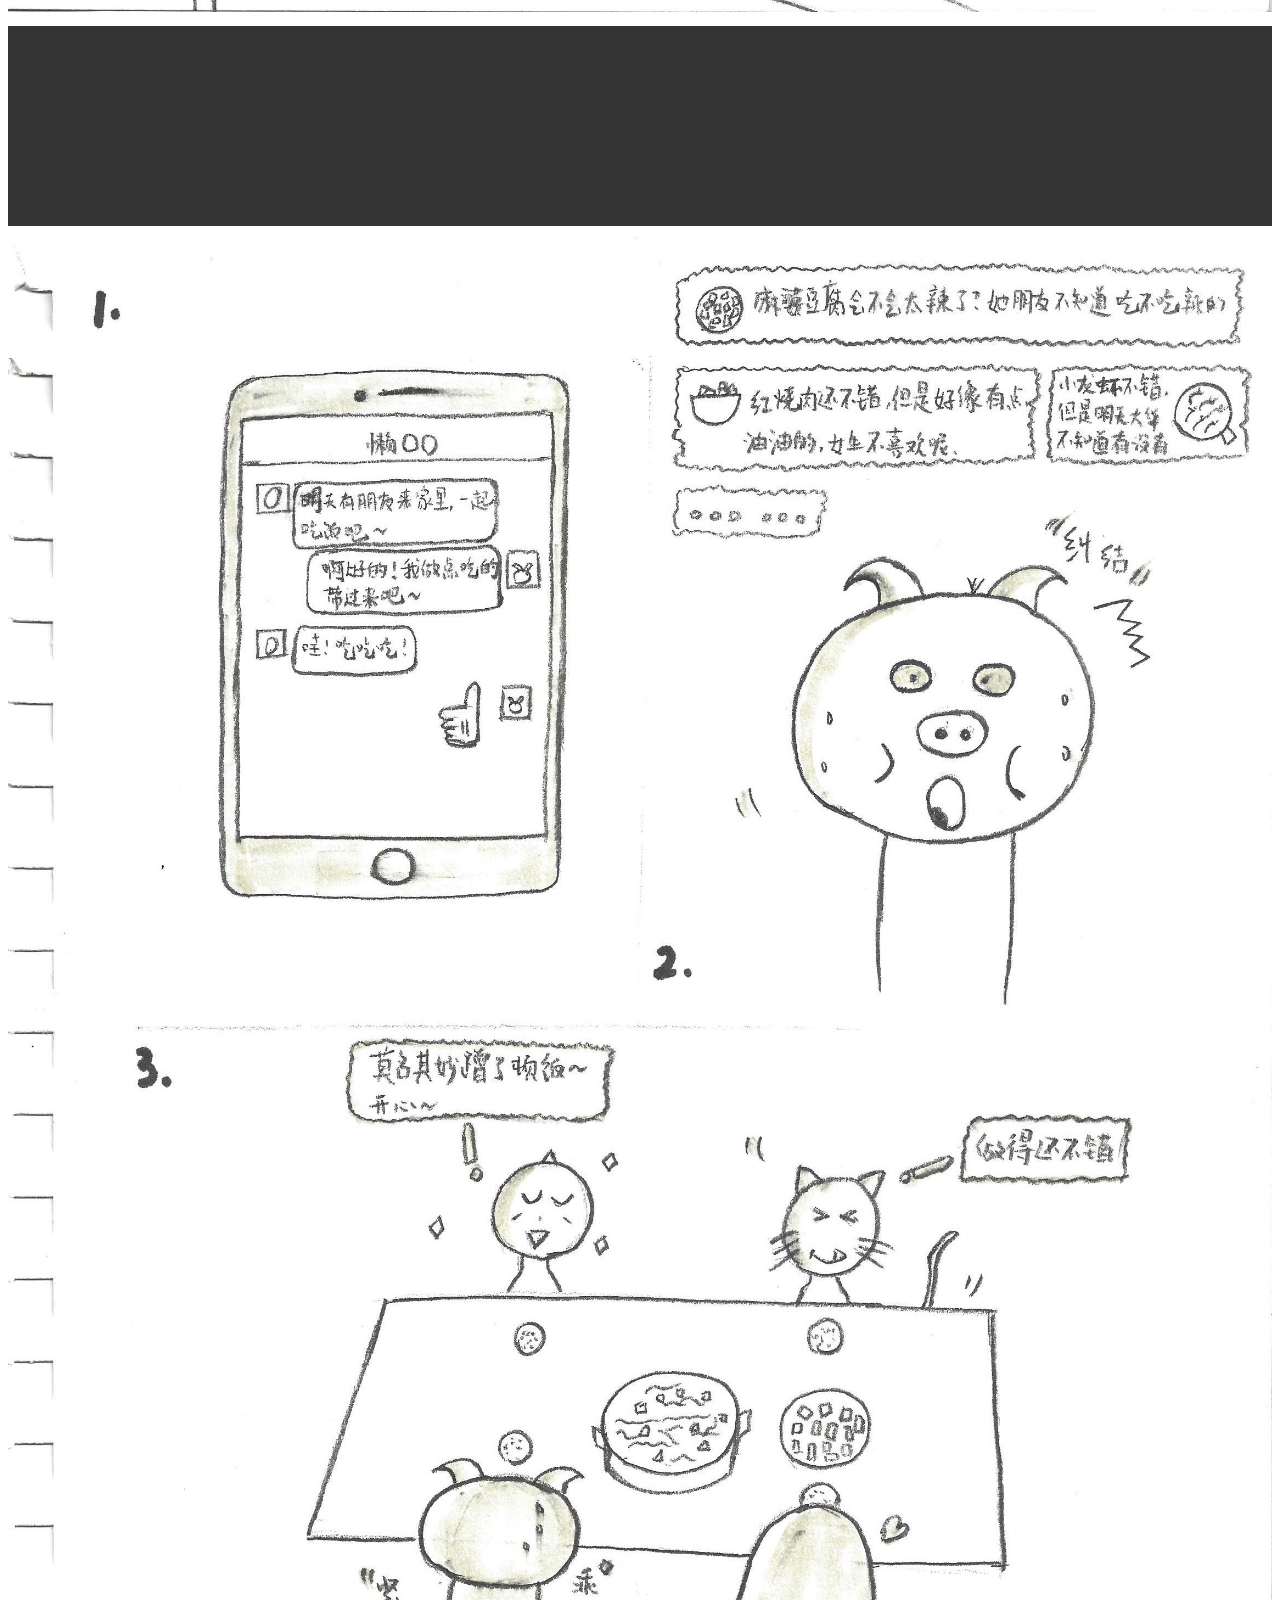
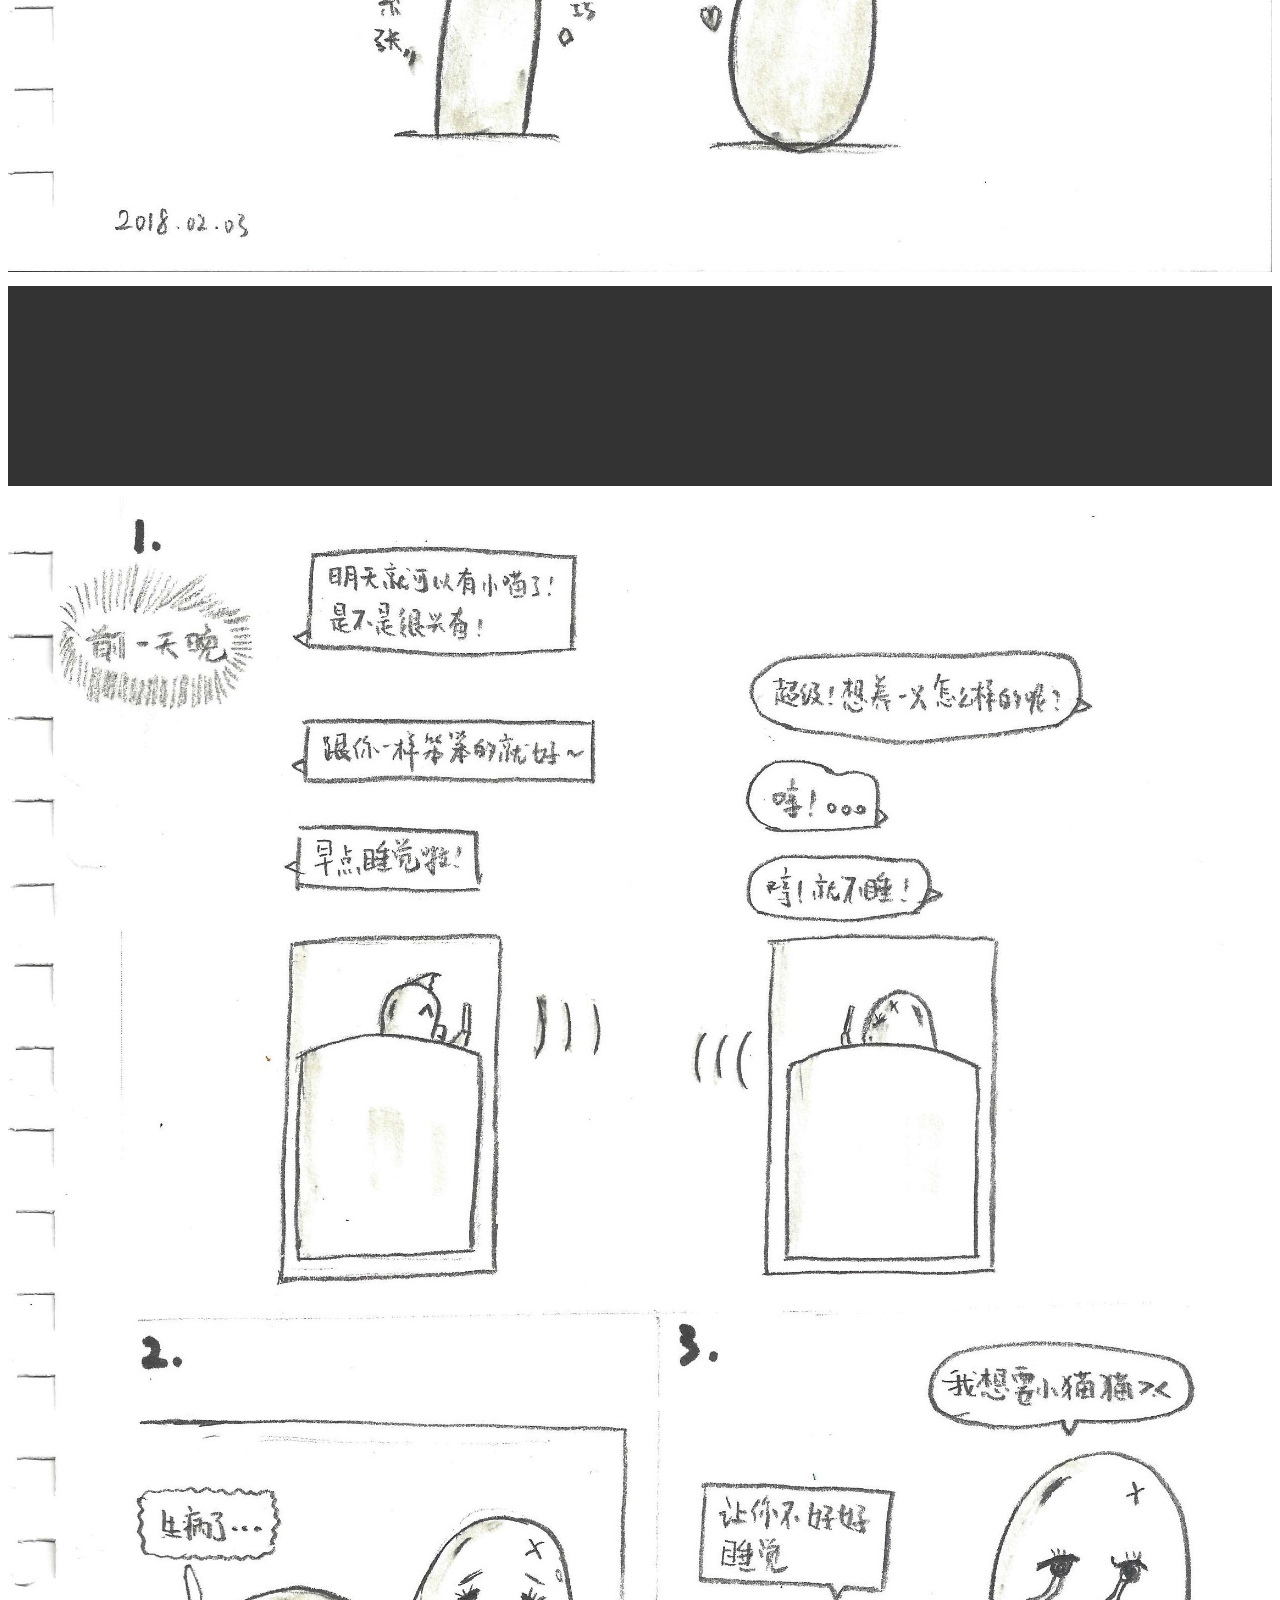
<file: dear/index.html>
<!DOCTYPE html>
<html>
  <head>
    <meta charset="UTF-8">
    <title>懒&#x1F95A;&#x1F95A;和醋醋&#x1F437;</title>
  <link rel="stylesheet" href="styles.css" type="text/css">
  <link rel="shortcut icon" href="favicon.ico">
  </head>
  <body>
    <img src="img/s0.jpg" />
    <div class="separater"></div>
    <img src="img/s1.jpg" />
    <div class="separater"></div>
    <img src="img/s2.jpg" />
    <div class="separater"></div>
    <img src="img/s3.jpg" />
    <div class="separater"></div>
    <img src="img/s4.jpg" />
    <div class="separater"></div>
    <img src="img/s5.jpg" />
    <div class="separater"></div>
    <img src="img/s6.jpg" />
    <div class="separater"></div>
    <img src="img/s7.jpg" />
    <div class="separater"></div>
    <img src="img/s8.jpg" />
    <div class="separater"></div>
    <img src="img/s9.jpg" />
    <div class="separater"></div>
    <img src="img/s10.jpg" />
    <div class="separater"></div>
    <img src="img/s11.jpg" />
  </body>
</html>
</file>
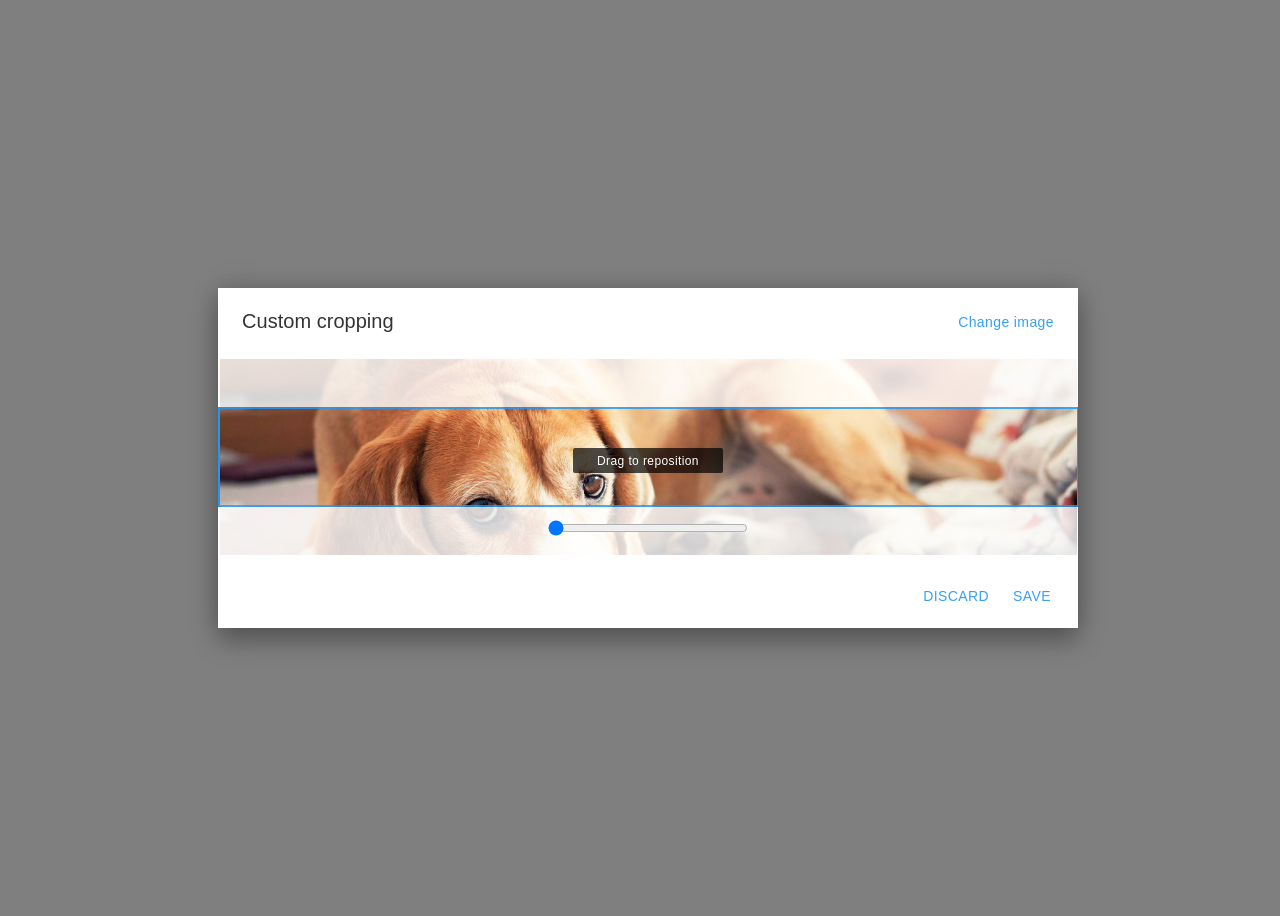
<file: ascend/test/index.html>
<!DOCTYPE html>
<html>
  <head>
    <title>Team Drives</title>
    <script src="http://ajax.googleapis.com/ajax/libs/jquery/2.0.0/jquery.min.js"></script>
    <script src="jquery.cropit.js" type="text/javascript"></script>

    <style>

    body{
      background-color:rgba(0, 0, 0, 0.5);
      

    }
    .image-editor {
      margin-top:60px;
    }
    
      .cropit-preview {
        background-color: #f8f8f8;
        background-size: cover;
        border: 2px solid #2196F3;
        margin-top: 7px;
        width: 857px;
        height: 96px;
        position: absolute;
        left:-24px;
      }

      .cropit-preview-image-container {
        cursor: move;
      }
       .cropit-preview-background {
        opacity: .2;
        cursor: auto;
      }

      .image-size-label {
        margin-top: 10px;
      }

      input, .export {
        display: block;
      }

      button {
        margin-top: 10px;
      }
      
.cropit-image-input{
 position: absolute;
 right:24px;
 top:24px;
z-index: 1000;
opacity: 0;
width: 120px;
}
      
    div {
  -webkit-transition-property: all;
  -webkit-transition-duration: 0.2s;
  -webkit-transition-timing-function: ease;
  -webkit-transition-delay: 0s;
}

/*
The two classes below work together
to center the content vertically and
horizontally on the screen.
*/

.wrapperOutside {
   display: table;
   width: 100vw;
   height: 100vh;
}

.wrapperInside {
   display: table-cell;
   text-align: center;
   vertical-align: middle;
}

/*
The attributes below style the css
dialog window, and content.
*/

.dialogContainer {
  /* Form */
  position: relative;
  width: 860px;
  height: 340px;
  /*
  Drop Shadow
  a. Horizontal shadow
  b. Vertical shadow
  c. Blur
  d. Spread
  e. Color
  */
  -webkit-box-shadow: 0 -2px 25px 0 rgba(0, 0, 0, 0.15), 0 13px 25px 0 rgba(0, 0, 0, 0.3);
  background-color: #FFFFFF;
  /* Internal padding */
  padding-top: 0;
  padding-left: 0;
  padding-right: 0;
  padding-bottom: 0;
  /* External padding */
  margin-top: 0;
  margin-left: auto;
  margin-right: auto;
  margin-bottom: 0; 
}

.dialogContent { 
  /* Form */   
  width: auto;
  height: auto;
  background-color: #FFFFFF;
  /* Corner radius */
  border-top-left-radius:2px;
  border-top-right-radius:2px;
  border-bottom-right-radius:0;
  border-bottom-left-radius:0;    
  /* Internal padding */
  padding-top: 21px;
  padding-left: 24px;
  padding-right: 24px;
  padding-bottom: 12px;
  /* External padding */
  margin-top: 0;
  margin-left: 0;
  margin-right: 0;
  margin-bottom: 0;  

  overflow: hidden;   
}

.dialogContentTitle {
  width: auto;
  /* Form */  
  background-color: #FFFFFF; 
  /* Typography */  
  
  font-family: 'Roboto', sans-serif;
  font-weight: 500;
  font-size: 20px;
  color: rgba(0,0,0,.8);
  line-height: 24px;  
  text-align: left;
  letter-spacing: 0.03px;
  /* Internal padding */
  padding-top: 0;
  padding-left: 0;
  padding-right: 0;
  padding-bottom: 0;
  /* External padding */
  margin-top: 0;
  margin-left: 0;
  margin-right: 0;
  margin-bottom: 0;    
}

.dialogContentTitleAction{
position: absolute;
right:24px;
top:16px;
   width: auto;
  background-color: #FFFFFF;
  text-align: right;

   display: inline-block;
  height: 36px;
  background-color: rgba(9,9,9,0);
  /* Typography */
  font-family: 'Roboto', sans-serif;
  font-weight: 500;
  font-size: 14px;
  color: rgba(33,150,243,0.9);
  line-height: 36px;    
  text-align: center;
  letter-spacing: 0.4px;     

}

.dialogContentBody {
  height:200px;
  /* Typography */
  font-family: 'Roboto', sans-serif;
  font-weight: 400;
  font-size: 16px;
  color: rgba(0,0,0,.5);
  line-height: 24px;    
  text-align: left;
  letter-spacing: 0.03px;
  /* Internal padding */
  padding-top: 14px;
  padding-left: 0;
  padding-right: 0;
  padding-bottom: 0;   
  /* External padding */
  margin-top: 0;
  margin-left: 0;
  margin-right: 0;
  margin-bottom: 0;       
}

.dialogActionBar {
  /* Form */
  width: auto;
  height: 48px;
  background-color: #FFFFFF;
  text-align: right;

  position: absolute;
  right:0;
  bottom: 0;
  /* Corner radius */
  border-top-left-radius:0;
  border-top-right-radius:0;
  border-bottom-right-radius:2px;
  border-bottom-left-radius:2px;  
  /* Internal padding */
  padding-top: 0;
  padding-left: 16px;
  padding-right: 15px;
  padding-bottom: 8px;  
  /* External padding */
  margin-top: 0;
  margin-left: 0;
  margin-right: 0;
  margin-bottom: 0;      
}

/*
The attributes below style the
hit target.
*/

.buttonTouchTarget {
  display: inline-block;
  background-color: rgba(0,0,0,0);
  /* Remove grey background on link clicked in ios safari */
  -webkit-tap-highlight-color: rgba(0, 0, 0, 0);
}

/*
The attributes below style the
flat button based on the Google
material design language.
*/

.buttonFlat {
  /* Form */
  display: inline-block;
  height: 36px;
  background-color: rgba(9,9,9,0);
  /* Typography */
  font-family: 'Roboto', sans-serif;
  font-weight: 500;
  font-size: 14px;
  color: rgba(33,150,243,0.9);
  line-height: 36px;    
  text-align: center;
  letter-spacing: 0.4px;     
  /* Internal padding */
  padding-top: 0;
  padding-left: 8px;
  padding-right: 8px;
  padding-bottom: 0;
  /* External padding – Touch target size */
  margin-top: 6px;
  margin-left: 4px;
  margin-right: 4px;
  margin-bottom: 6px;
}
.slider{
 z-index: 1000;
 position:absolute;
 top:230px;
 width: 200px;
 left: calc(50% - 100px);;

 
}
.cropit-image-zoom-input{
  width:200px;
  text-align: center;
  margin-left: auto;
  margin-right: auto;
  
 
}
.tooltips{
  background-color: rgba(0, 0, 0, 0.7);
  width: 150px;
  height: 25px;
  text-align: center;
  color:white;
  /* Typography */
  font-family: 'Roboto', sans-serif;
  font-weight: 500;
  font-size: 12px;
  line-height: 26px;    
  text-align: center;
  letter-spacing: 0.4px;   

  position: absolute;
  left: calc(50% - 75px);
  top:160px;
  z-index: 120;

  border-radius: 2px;

}
    </style>
  </head>


  <body>

    <!-- Content wrapper -->
	<div class="wrapperOutside">
		<div class="wrapperInside">
			<!-- Dialog -->
			<div class="dialogContainer">
    			<!-- Dialog title and body -->
    			<div class="dialogContent">
    				<div class="dialogContentTitle">Custom cropping</div>
            <!--<div class="dialogContentTitleAction">Change Photo</div>-->
    				<div class="dialogContentBody">
              <div class="tooltips">Drag to reposition</div>
              

                <div class="image-editor">
                  <input type="file" class="cropit-image-input">
                  <div class="dialogContentTitleAction">Change image</div>
                  <div class="cropit-preview"></div>
                 
                 <div class="slider"> <input type="range" class="cropit-image-zoom-input"> </div>
                  <!--<button class="rotate-ccw">Rotate counterclockwise</button>
                  <button class="rotate-cw">Rotate clockwise</button>-->

                  <!--<button class="export">Export</button>-->
                </div>

             </div>
    				</div>
   		 			<!-- Dialog action bar -->
   		 			<div class="dialogActionBar">
					<!-- Buttons -->
					<a class="buttonTouchTarget" id="buttonOneTouchTarget" href="#">
					<div class="buttonFlat" id="buttonOne" fit>DISCARD</div>
					</a><!-- This comment removes 4px gap between buttons
					--><a class="buttonTouchTarget" id="buttonTwoTouchTarget" href="#">
					<div class="buttonFlat" id="buttonTwo">SAVE</div>
					</a>
    			</div>
			</div>
		</div>
	</div>


      
    
    
    <script>
      $(function() {
        $('.image-editor').cropit({
          imageBackground: true,
          imageBackgroundBorderWidth: 50,
          imageState: {
            src: 'pets.jpg',
             
          },
        });

        $('.rotate-cw').click(function() {
          $('.image-editor').cropit('rotateCW');
        });
        $('.rotate-ccw').click(function() {
          $('.image-editor').cropit('rotateCCW');
        });

        $('.export').click(function() {
          var imageData = $('.image-editor').cropit('export');
          window.open(imageData);
        });
      });
    </script>
  </body>
</html>
</file>
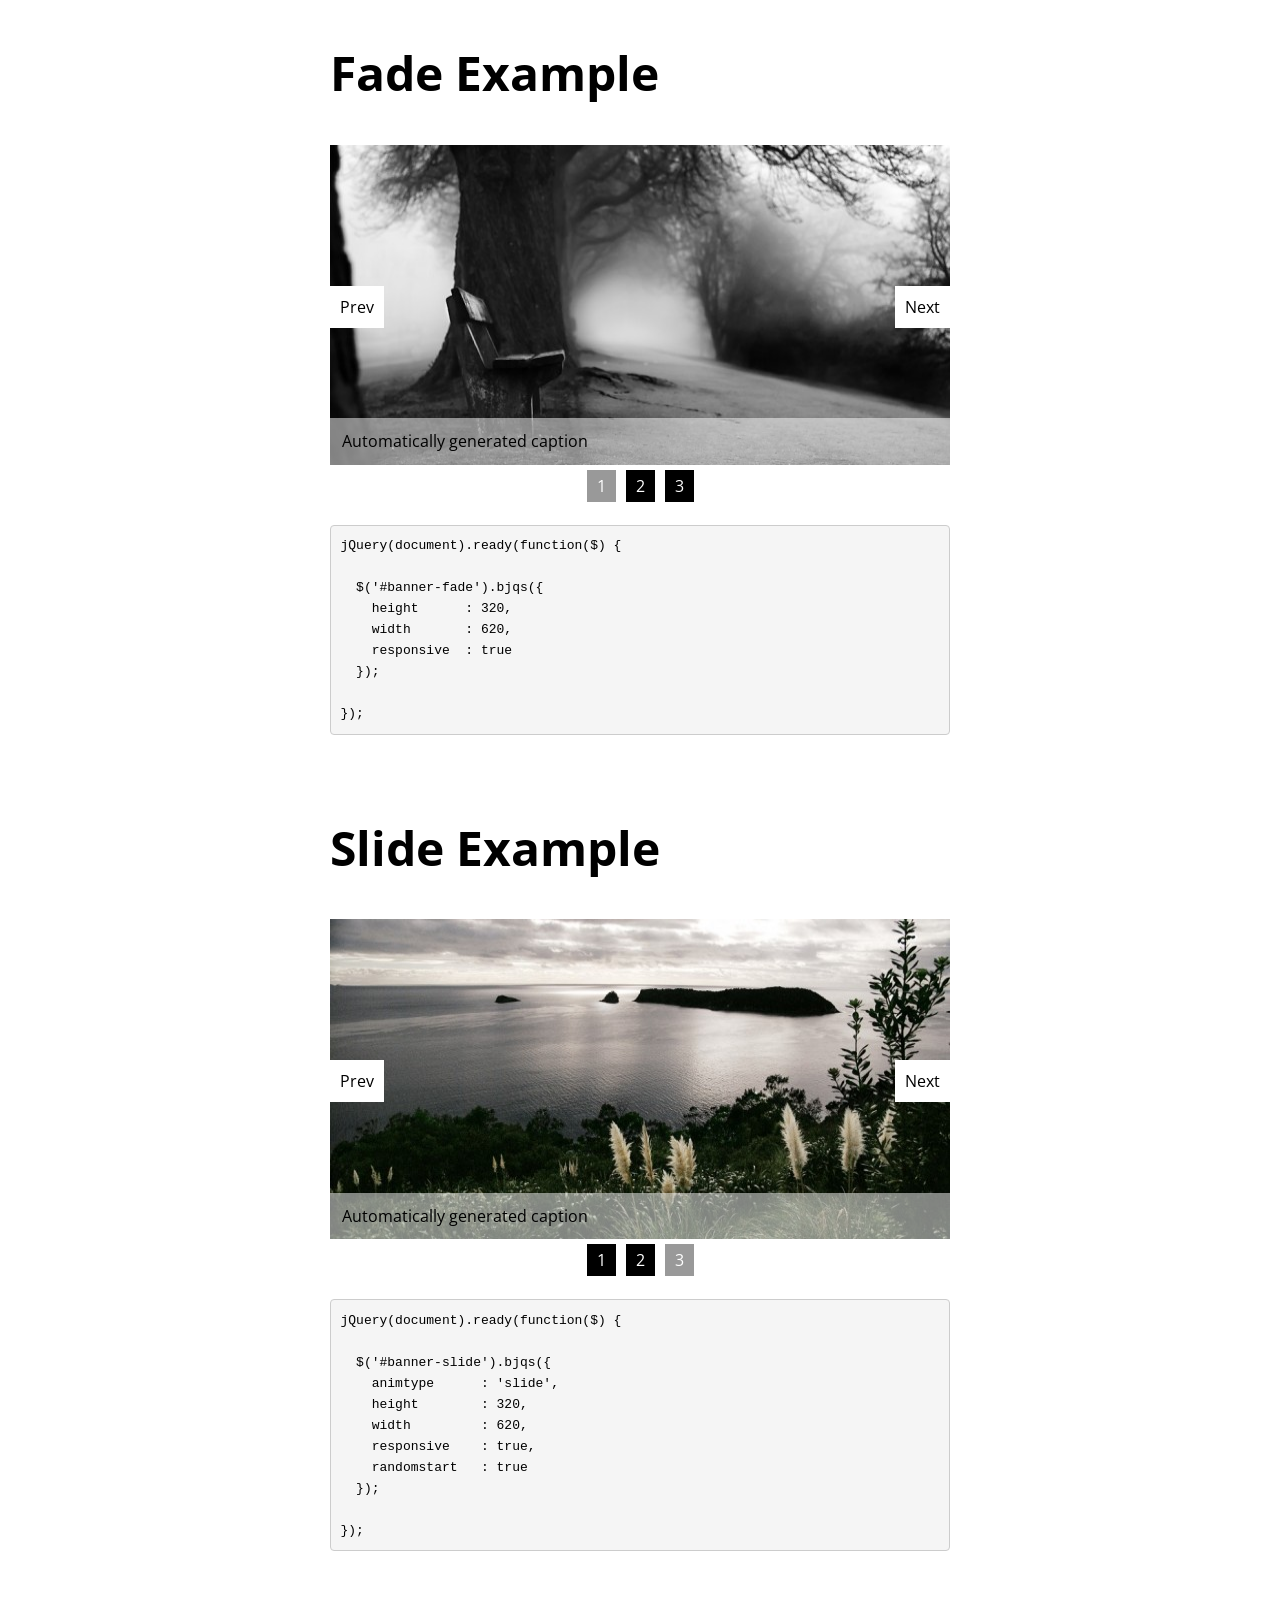
<file: libs/basic-slider/index.html>
<!doctype html>
<html>
  <head>
    <meta charset="utf-8">
  
    <title>Basic jQuery Slider - Demo</title>
      
    <!-- bjqs.css contains the *essential* css needed for the slider to work -->
    <link rel="stylesheet" href="bjqs.css">

    <!-- some pretty fonts for this demo page - not required for the slider -->
    <link href='http://fonts.googleapis.com/css?family=Source+Code+Pro|Open+Sans:300' rel='stylesheet' type='text/css'> 

    <!-- demo.css contains additional styles used to set up this demo page - not required for the slider --> 
    <link rel="stylesheet" href="demo.css">

    <!-- load jQuery and the plugin -->
    <script src="http://code.jquery.com/jquery-1.7.1.min.js"></script>
    <script src="js/bjqs-1.3.min.js"></script>
      
  </head>
  
  <body>
  
    <div id="container">
  
      <h2>Fade Example</h2>

      <!--  Outer wrapper for presentation only, this can be anything you like -->
      <div id="banner-fade">

        <!-- start Basic Jquery Slider -->
        <ul class="bjqs">
          <li><img src="img/banner01.jpg" title="Automatically generated caption"></li>
          <li><img src="img/banner02.jpg" title="Automatically generated caption"></li>
          <li><img src="img/banner03.jpg" title="Automatically generated caption"></li>
        </ul>
        <!-- end Basic jQuery Slider -->

      </div>
      <!-- End outer wrapper -->

      <script class="secret-source">
        jQuery(document).ready(function($) {

          $('#banner-fade').bjqs({
            height      : 320,
            width       : 620,
            responsive  : true
          });

        });
      </script>

      <h2>Slide Example</h2>

      <!--  Outer wrapper for presentation only, this can be anything you like -->
      <div id="banner-slide">

        <!-- start Basic Jquery Slider -->
        <ul class="bjqs">
          <li><a href=""><img src="img/banner01.jpg" title="Automatically generated caption"></a></li>
          <li><img src="img/banner02.jpg" title="Automatically generated caption"></li>
          <li><img src="img/banner03.jpg" title="Automatically generated caption"></li>
        </ul>
        <!-- end Basic jQuery Slider -->

      </div>
      <!-- End outer wrapper -->
      
      <!-- attach the plug-in to the slider parent element and adjust the settings as required -->
      <script class="secret-source">
        jQuery(document).ready(function($) {
          
          $('#banner-slide').bjqs({
            animtype      : 'slide',
            height        : 320,
            width         : 620,
            responsive    : true,
            randomstart   : true
          });
          
        });
      </script>

    </div>

    <!-- 
      The following script is not related to basic jQuery Slider 
      It's used to create the code snippets in the demo.
      https://github.com/maelstrom/SecretSource
    -->
    <script src="js/libs/jquery.secret-source.min.js"></script>

    <script>
    jQuery(function($) {

        $('.secret-source').secretSource({
            includeTag: false
        });

    });
    </script>

  </body>
</html>
</file>
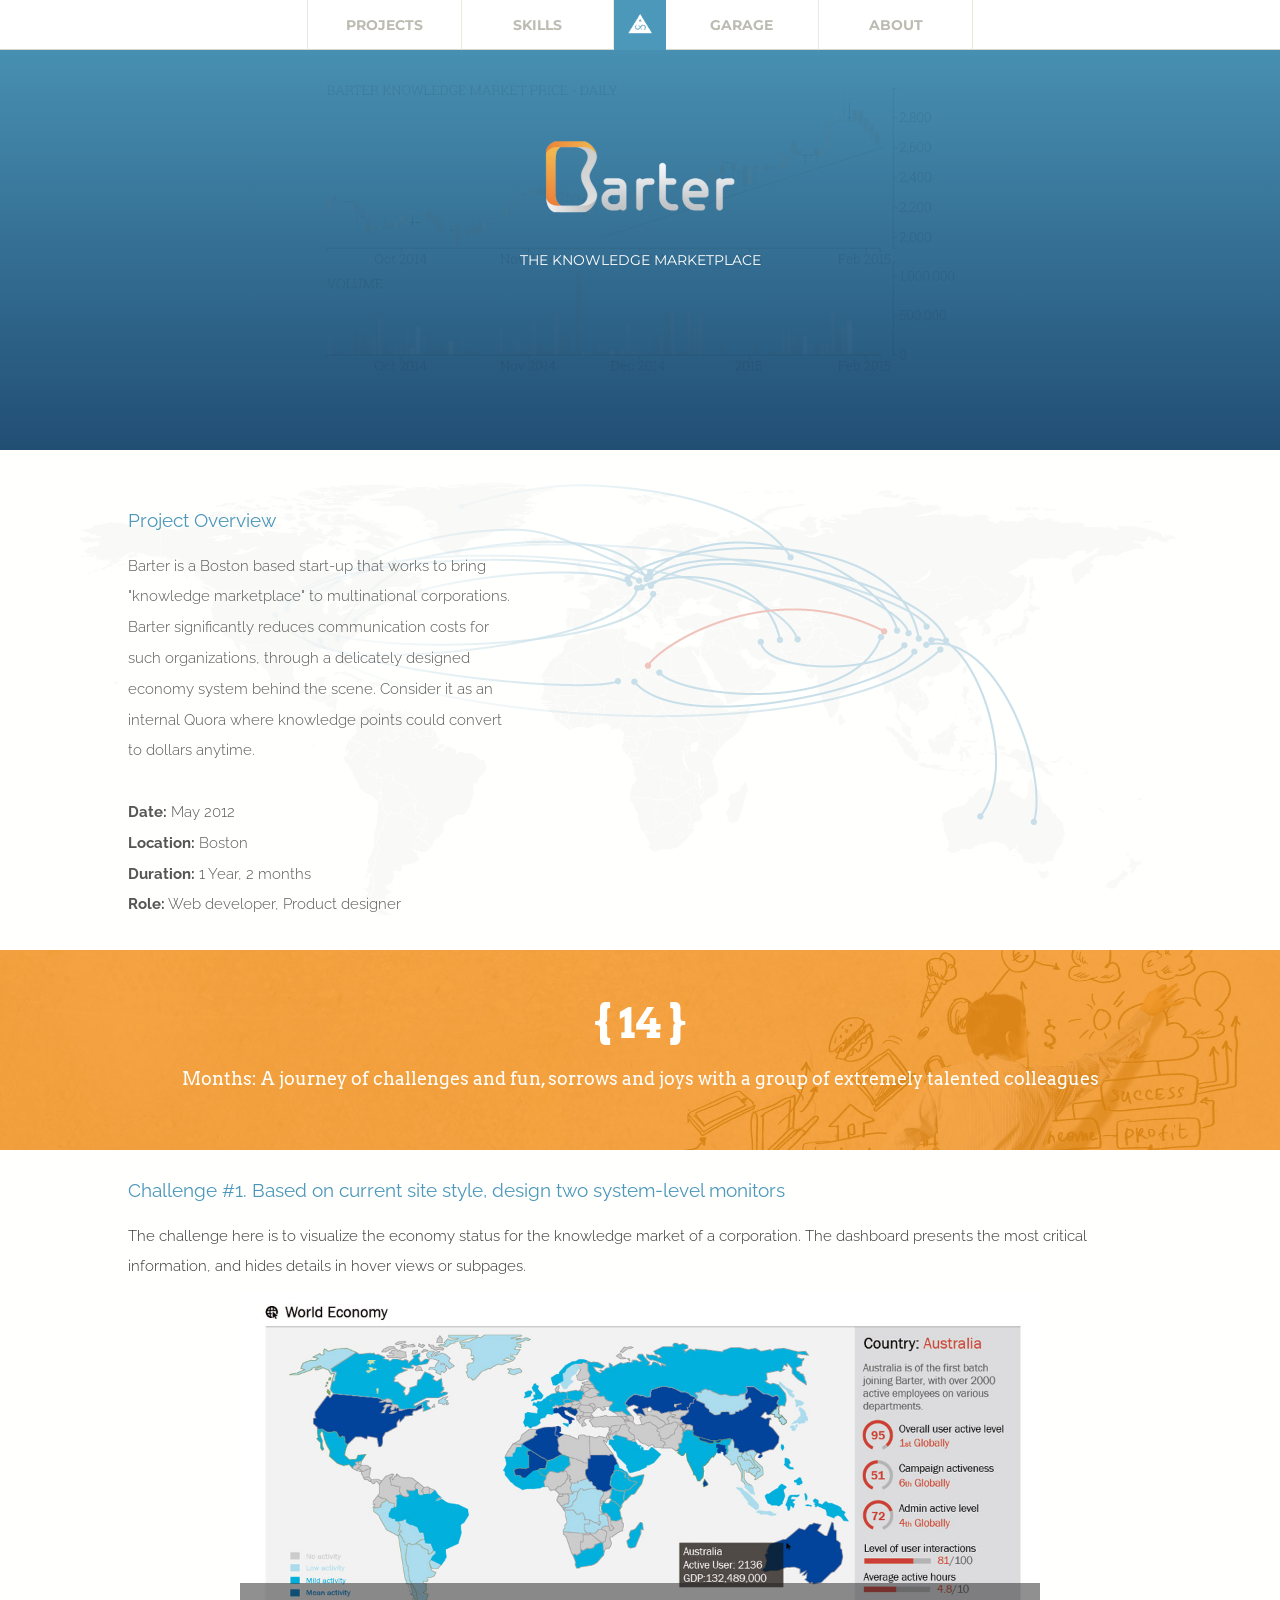
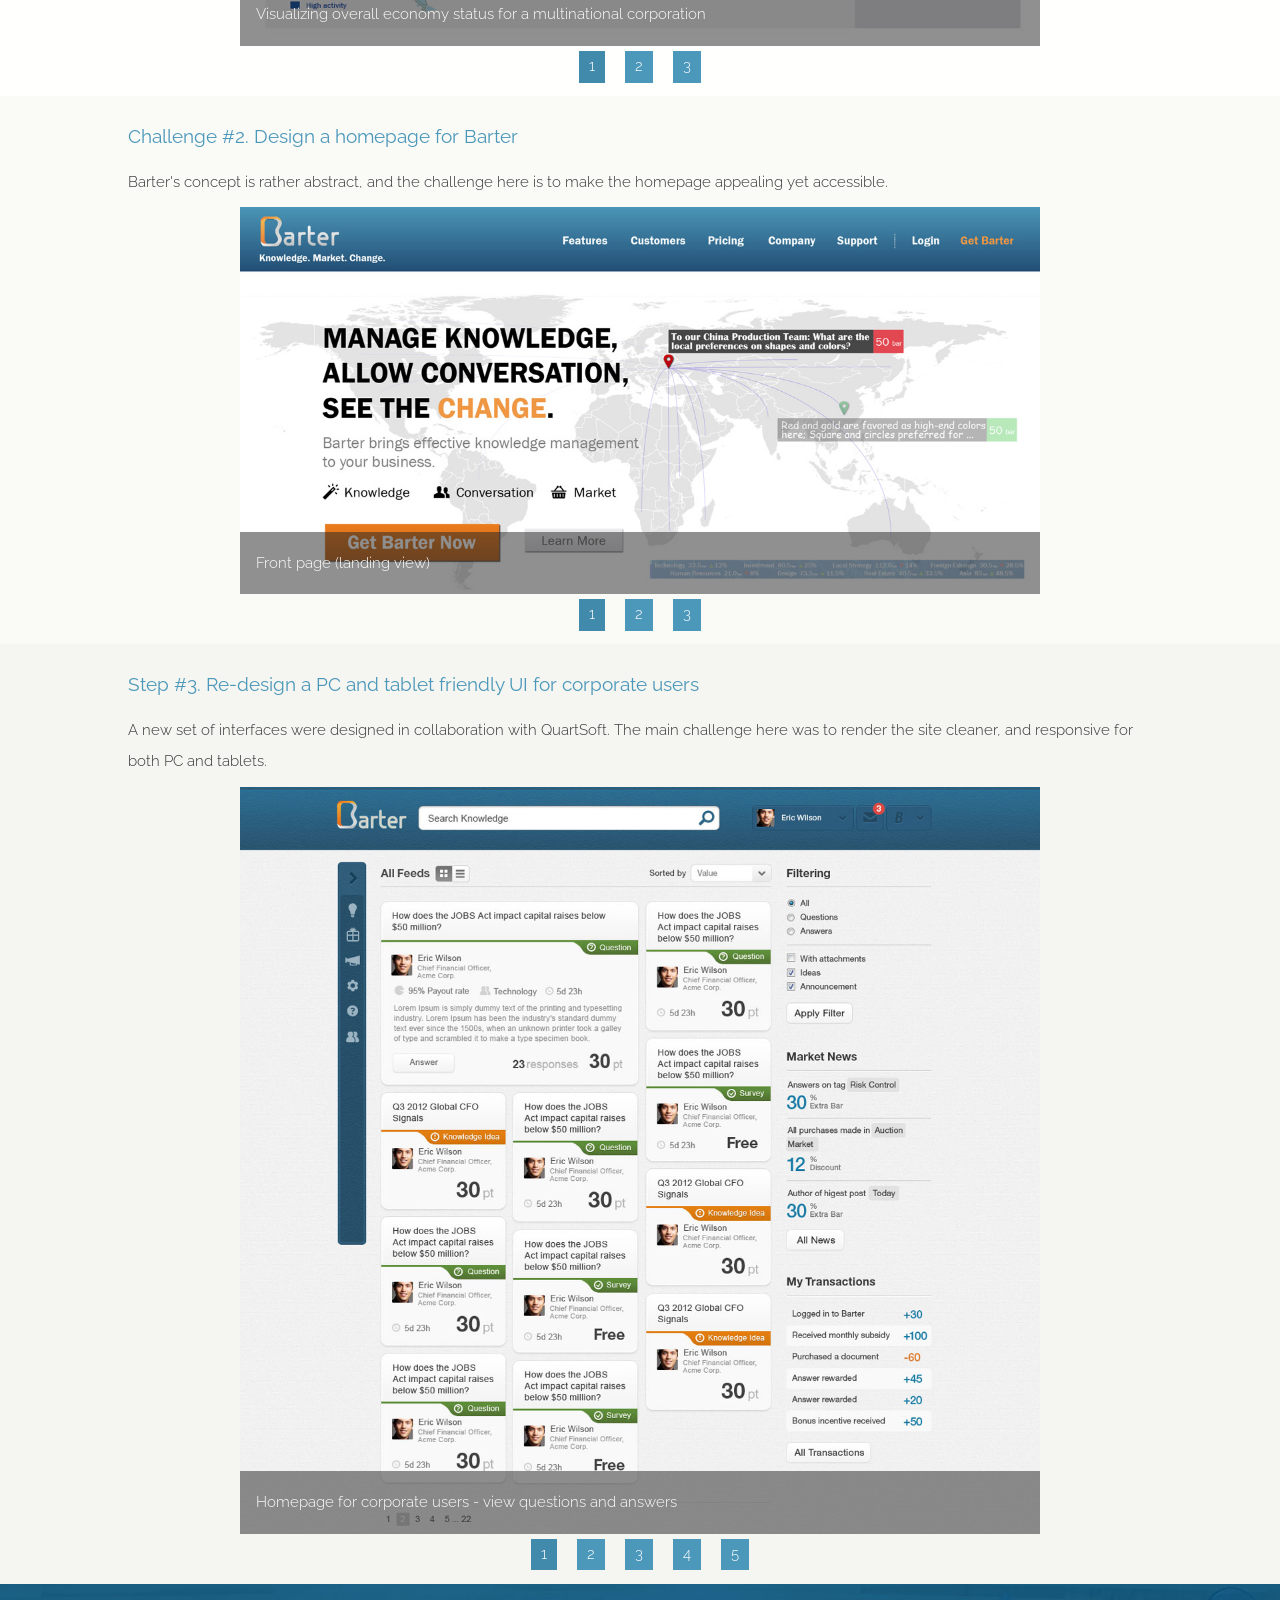
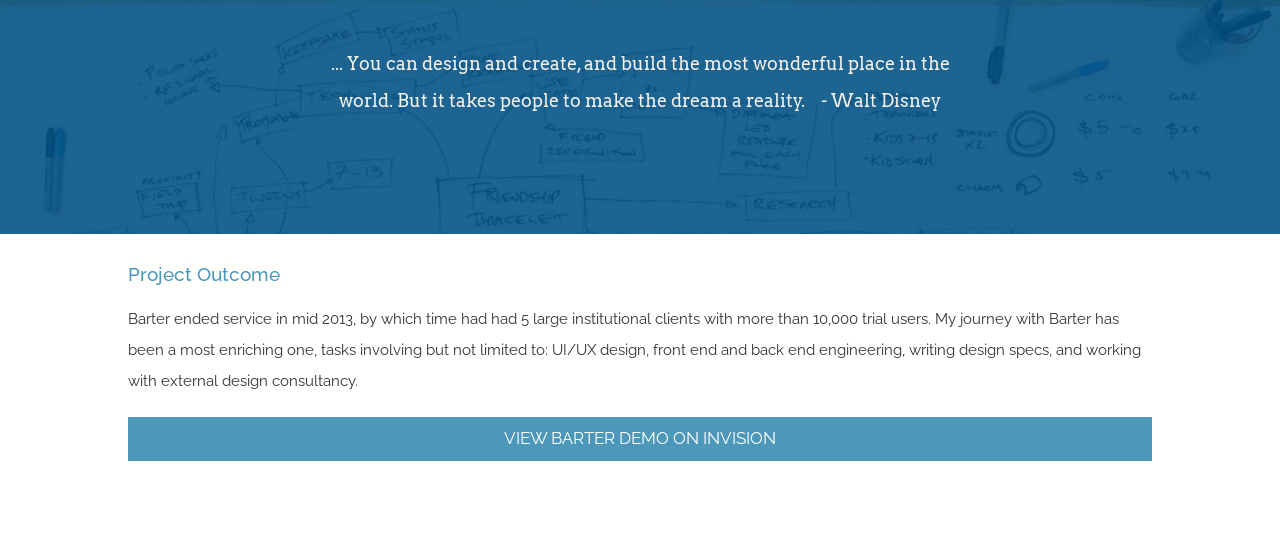
<file: projects/barter.html>
<!DOCTYPE html>
<html lang="en">
	<head>
		<meta charset="UTF-8">
		<meta name="viewport" content="width=device-width, initial-scale=1">
		<title>Shawn Xu | Barter </title>
		<link href='http://fonts.googleapis.com/css?family=Montserrat:400,700' rel='stylesheet' type='text/css'>
		<link href='http://fonts.googleapis.com/css?family=Niconne' rel='stylesheet' type='text/css'>
		<link href='http://fonts.googleapis.com/css?family=Arvo' rel='stylesheet' type='text/css'>
		<link href='http://fonts.googleapis.com/css?family=Roboto+Slab:300,400' rel='stylesheet' type='text/css'>
		<link href='http://fonts.googleapis.com/css?family=Raleway:700,300' rel='stylesheet' type='text/css'>

		<!-- Core lib CSS -->
		<link rel="stylesheet" href="../libs/bootstrap/css/bootstrap.css">
		<link rel="stylesheet" href="../libs/fontawesome/css/font-awesome.css">
		<link rel="stylesheet" href="../libs/animate/animate.css">
		<link rel="stylesheet" href="../libs/basic-slider/bjqs.css">

		<!-- Custom CSS styles -->
		<link href="../css/main.css" rel="stylesheet">
	</head>

	<body>
	<div class="header">
		<div class="nav-padding float-left no-mobile">
		</div>

		<div class="nav-item border-left float-left">
			<a class="no-mobile" href="../#projects-position">PROJECTS</a>
			<a href="../#projects-position"><img class="no-desktop" src="../img/icons/projects.png"></a>
		</div>

		<div class="nav-item border-left border-right float-left">
			<a class="no-mobile" href="../#skills-position">SKILLS</a>
			<a href="../#skills-position"><img class="no-desktop" src="../img/icons/skills.png"></a>
		</div>

		<div id="nav-center-icon" class="barter-background">
			<a href="../index.html"><img src="../img/triango-logo-projects.png"></a>
		</div>

		<div class="nav-padding float-right no-mobile">
		</div>

		<div class="nav-item border-right float-right">
			<a class="no-mobile" href="../#about-position">ABOUT</a>
			<a href="../#about-position"><img class="no-desktop" src="../img/icons/about.png"></a>
		</div>

		<div class="nav-item border-right float-right">
			<a class="no-mobile" href="../#garage-position">GARAGE</a>
			<a href="../#garage-position"><img class="no-desktop" src="../img/icons/garage.png"></a>
		</div>
	</div>


	<div class="promo-full-image barter-background" id="barter-promo">
		<img src="../img/projects/barter/barter-stock-background.png" id="barter-stock-background">
		<img src="../img/projects/barter/barter-logo.png" class="promo-logo animated fadeInDown" id="barter-logo">
		<div class="promo-description">
			<p>THE KNOWLEDGE MARKETPLACE</p>
		</div>
	</div>

	<!-- <div class="problem-statement" id="magpie-problem">
		<p>EMT: Emergency medical technician.<br>
		They save millions every year, out of passion and compassion.<br>
		Hardly anyone remembers or thanks them.</p>
	</div> -->

	<div class="project-brief row">
		<img src="../img/projects/barter/barter-overview.png" id="barter-overview-background">
		<div class="project-brief-content col-sm-6">
			<h5 class="weight-400" id="barter-brief-title">Project Overview</h5>
			<p class="weight-300">
				Barter is a Boston based start-up that works to bring "knowledge marketplace" to multinational corporations. Barter significantly reduces communication costs for such organizations, through a delicately designed economy system behind the scene. Consider it as an internal Quora where knowledge points could convert to dollars anytime.<br><br>
				<b>Date:</b> May 2012<br>
				<b>Location:</b> Boston <br>
				<b>Duration:</b> 1 Year, 2 months <br>
				<b>Role:</b> Web developer, Product designer <br>
			</p>
		</div>
	</div>

	<div class="project-figures" id="barter-figures">
		<h1>{ 14 }</h1>
		<p>Months: A journey of challenges and fun, sorrows and joys with a group of extremely talented colleagues</p>
	</div>

	<div class="project-process" id="barter-process">
		<div class="project-step grey-alter-1">
			<div class="step-header">
				<h5 class="weight-400">Challenge #1. Based on current site style, design two system-level monitors</h5>
			</div>
			<div class="step-content col-sm-12">
				<p>The challenge here is to visualize the economy status for the knowledge market of a corporation. The dashboard presents the most critical information, and hides details in hover views or subpages.</p>
				<div id="barter-challenge-1-slider">
					<ul class="bjqs">
						<li class="bjqs-slide">
							<img src="../img/projects/barter/challenge-1-1.jpg">
							<p class="bjqs-caption">Visualizing overall economy status for a multinational corporation</p>
						</li>
						<li class="bjqs-slide">
							<img src="../img/projects/barter/challenge-1-2.jpg">
							<p class="bjqs-caption">Single view user activity monitor</p>
						</li>
						<li class="bjqs-slide">
							<img src="../img/projects/barter/challenge-1-3.jpg">
							<p class="bjqs-caption">Activeness breakdown view</p>
						</li>
					</ul>
				</div>
			</div>
		</div>
		<div class="project-step grey-alter-2">
			<div class="step-header">
				<h5 class="weight-400">Challenge #2. Design a homepage for Barter</h5>
			</div>
			<div class="step-content">
				<p>Barter's concept is rather abstract, and the challenge here is to make the homepage appealing yet accessible.</p>
				<div id="barter-challenge-2-slider">
					<ul class="bjqs">
						<li class="bjqs-slide">
							<img src="../img/projects/barter/challenge-2-1.jpg">
							<p class="bjqs-caption">Front page (landing view)</p>
						</li>
						<li class="bjqs-slide">
							<img src="../img/projects/barter/challenge-2-2.jpg">
							<p class="bjqs-caption">Selling Barter's concept</p>
						</li>
						<li class="bjqs-slide">
							<img src="../img/projects/barter/challenge-2-3.jpg">
							<p class="bjqs-caption">More about how Barter works</p>
						</li>
					</ul>
				</div>
			</div>
		</div> 
		<div class="project-step grey-alter-3">
			<div class="step-header">
				<h5 class="weight-400">Step #3. Re-design a PC and tablet friendly UI for corporate users</h5>
			</div>
			<div class="step-content">
				<p>A new set of interfaces were designed in collaboration with QuartSoft. The main challenge here was to render the site cleaner, and responsive for both PC and tablets.</p>
				<div id="barter-challenge-3-slider">
					<ul class="bjqs">
						<li class="bjqs-slide">
							<img src="../img/projects/barter/challenge-3-1.jpg">
							<p class="bjqs-caption">Homepage for corporate users - view questions and answers</p>
						</li>
						<li class="bjqs-slide">
							<img src="../img/projects/barter/challenge-3-2.jpg">
							<p class="bjqs-caption">Question/answer detailed view</p>
						</li>
						<li class="bjqs-slide">
							<img src="../img/projects/barter/challenge-3-3.jpg">
							<p class="bjqs-caption">User profile page</p>
						</li>
						<li class="bjqs-slide">
							<img src="../img/projects/barter/challenge-3-4.jpg">
							<p class="bjqs-caption">Add answer - simple input box</p>
						</li>
						<li class="bjqs-slide">
							<img src="../img/projects/barter/challenge-3-5.jpg">
							<p class="bjqs-caption">Document viewer</p>
						</li>
					</ul>
				</div>
			</div>
		</div>
	</div>

	<div class="project-quote" id="barter-project-quote">
		<p>... You can design and create, and build the most wonderful place in the world. But it takes people to make the dream a reality.&nbsp;&nbsp;&nbsp; - Walt Disney</p>
	</div>

	<div class="project-outcome" id="barter-project-outcome">
		<h5>Project Outcome</h5>
		<p>Barter ended service in mid 2013, by which time had had 5 large institutional clients with more than 10,000 trial users. My journey with Barter has been a most enriching one, tasks involving but not limited to: UI/UX design, front end and back end engineering, writing design specs, and working with external design consultancy. </p>
		<a href="http://invis.io/AF14LROE8" target="_blank">View Barter Demo on Invision</a>
	</div>

	<!-- Google Analytics -->
		<script>
			(function(i,s,o,g,r,a,m){i['GoogleAnalyticsObject']=r;i[r]=i[r]||function(){
			(i[r].q=i[r].q||[]).push(arguments)},i[r].l=1*new Date();a=s.createElement(o),
			m=s.getElementsByTagName(o)[0];a.async=1;a.src=g;m.parentNode.insertBefore(a,m)
			})(window,document,'script','//www.google-analytics.com/analytics.js','ga');

			ga('create', 'UA-60182820-1', 'auto');
			ga('send', 'pageview');
		</script>

	 <!-- jQuery (necessary for Bootstrap's JavaScript plugins) -->
	    <script src="../libs/jquery/jquery-1.11.2.js"></script>
	    <!-- Include all compiled plugins (below), or include individual files as needed -->
	    <script src="../libs/bootstrap/js/bootstrap.js"></script>
	    <script src="../libs/tweenmax/tweenmax.js"></script>
	    <script src="../libs/scrollmagic/jquery.scrollmagic.js"></script>
	    <script src="../libs/scrollmagic/jquery.scrollmagic.debug.js"></script>
        <script type="text/javascript" src="../libs/jssor/jssor.js"></script>
	    <script type="text/javascript" src="../libs/jssor/jssor.slider.js"></script>
	    <script src="../libs/basic-slider/js/bjqs-1.3.js"></script>
	    <script src="../js/barter.js"></script>
	</body>
</html>
</file>
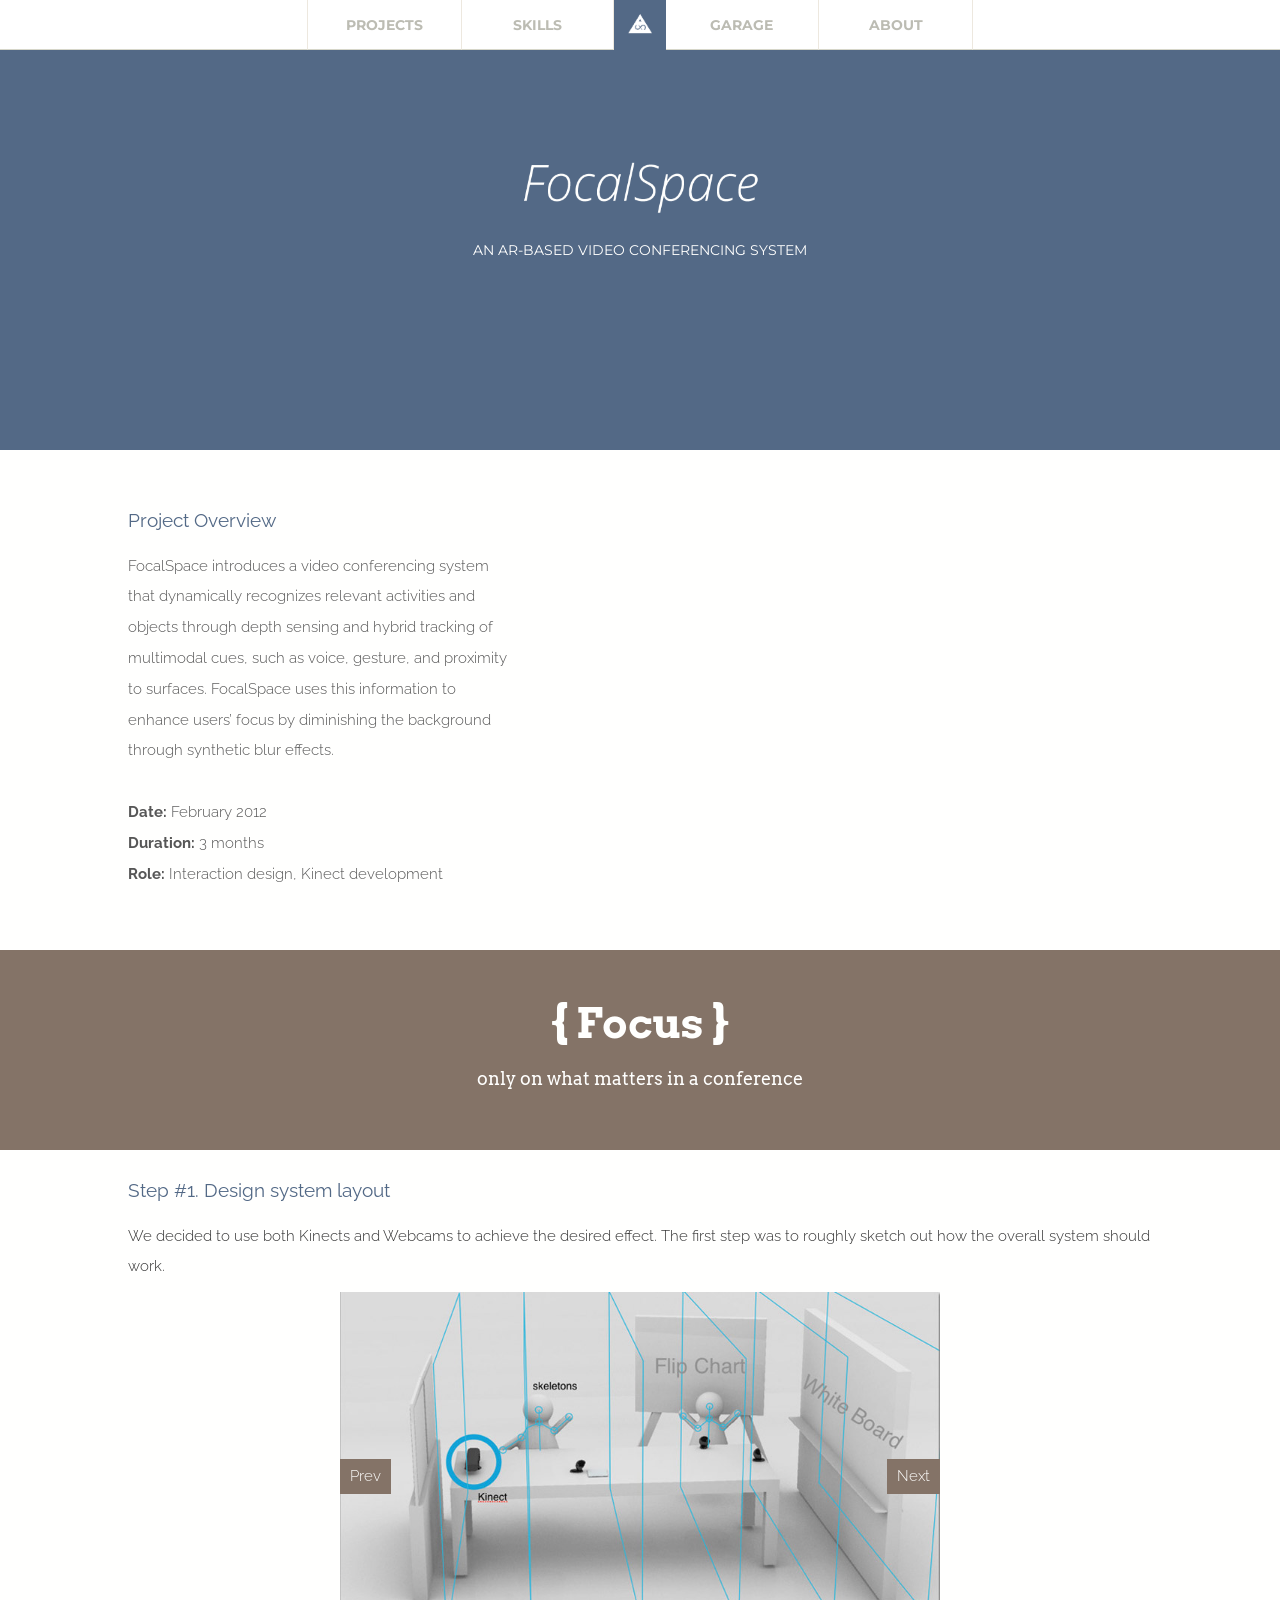
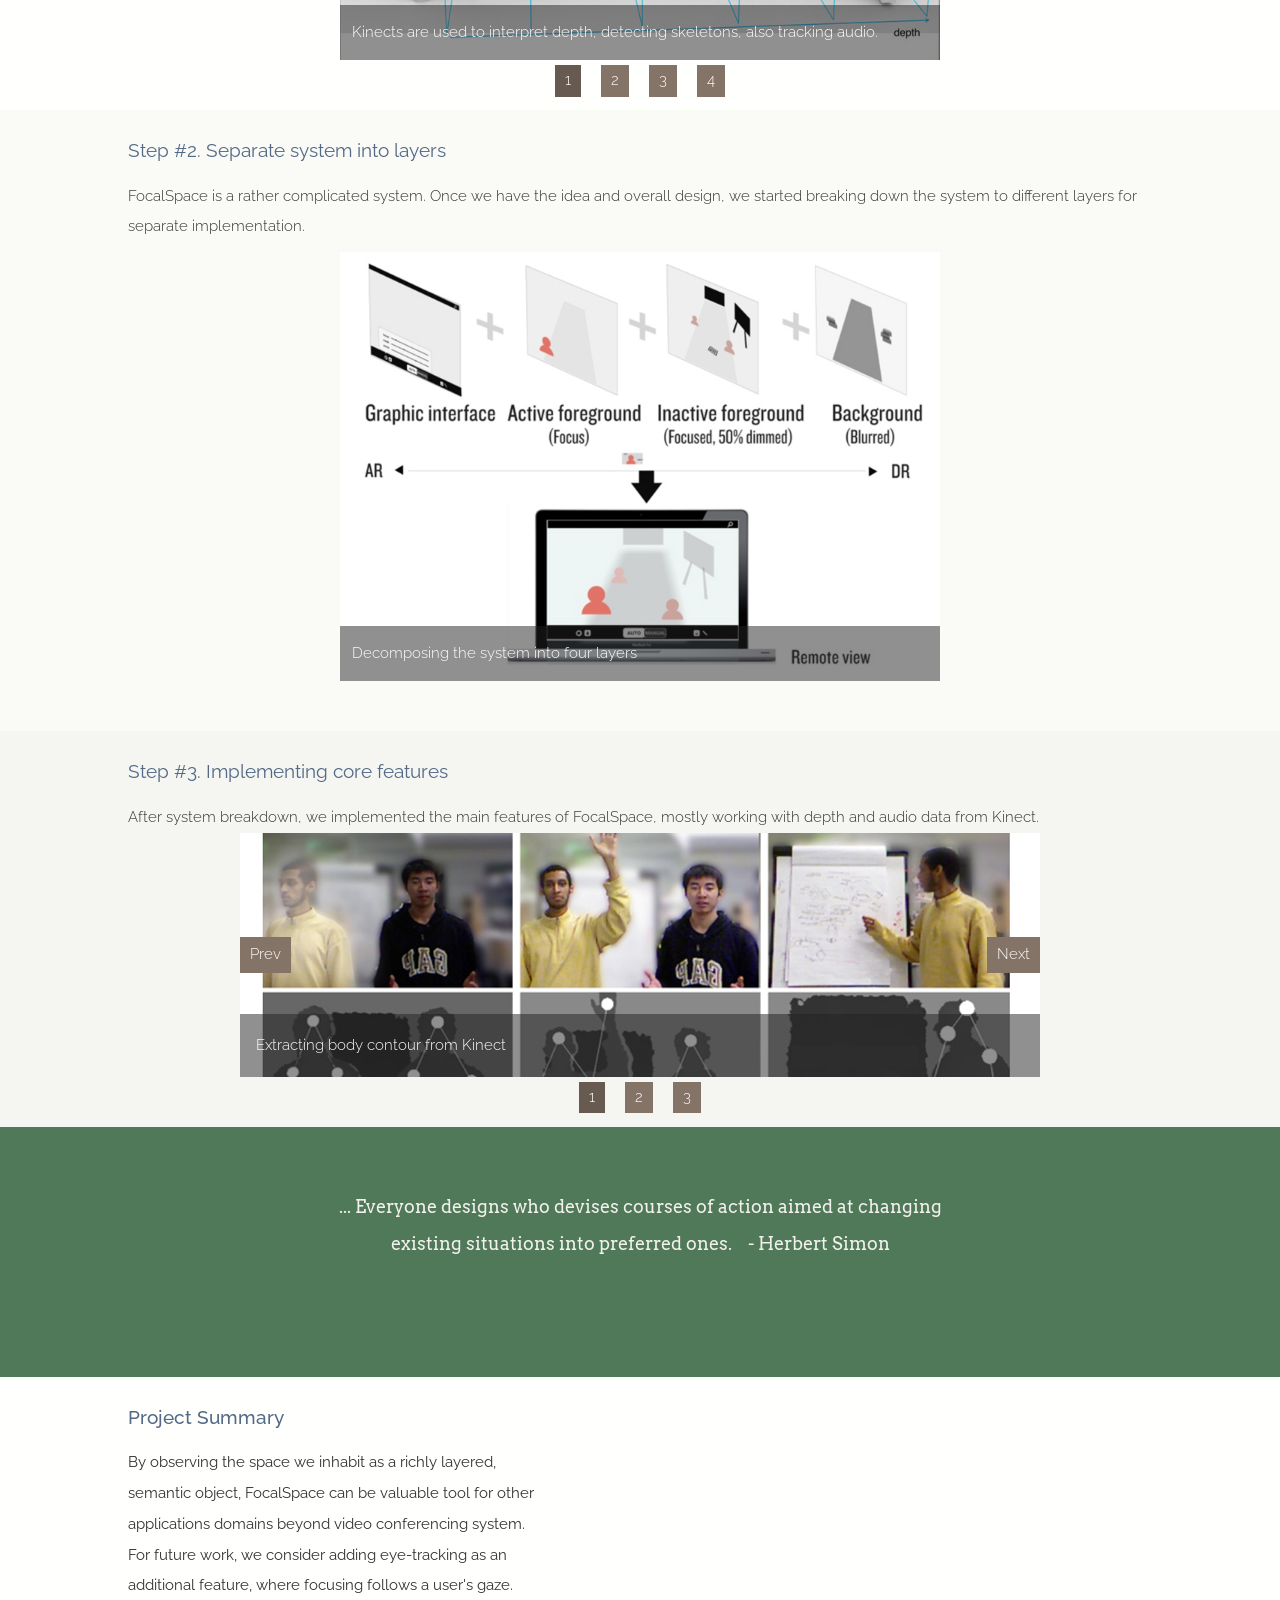
<file: projects/focalspace.html>
<!DOCTYPE html>
<html lang="en">
	<head>
		<meta charset="UTF-8">
		<meta name="viewport" content="width=device-width, initial-scale=1">
		<title>Shawn Xu | FocalSpace </title>
		<link href='http://fonts.googleapis.com/css?family=Montserrat:400,700' rel='stylesheet' type='text/css'>
		<link href='http://fonts.googleapis.com/css?family=Niconne' rel='stylesheet' type='text/css'>
		<link href='http://fonts.googleapis.com/css?family=Arvo' rel='stylesheet' type='text/css'>
		<link href='http://fonts.googleapis.com/css?family=Roboto+Slab:300,400' rel='stylesheet' type='text/css'>
		<link href='http://fonts.googleapis.com/css?family=Raleway:700,300' rel='stylesheet' type='text/css'>

		<!-- Core lib CSS -->
		<link rel="stylesheet" href="../libs/bootstrap/css/bootstrap.css">
		<link rel="stylesheet" href="../libs/fontawesome/css/font-awesome.css">
		<link rel="stylesheet" href="../libs/animate/animate.css">
		<link rel="stylesheet" href="../libs/basic-slider/bjqs.css">

		<!-- Custom CSS styles -->
		<link href="../css/main.css" rel="stylesheet">
	</head>

	<body>
	<div class="header">
		<div class="nav-padding float-left no-mobile">
		</div>

		<div class="nav-item border-left float-left">
			<a class="no-mobile" href="../#projects-position">PROJECTS</a>
			<a href="../#projects-position"><img class="no-desktop" src="../img/icons/projects.png"></a>
		</div>

		<div class="nav-item border-left border-right float-left">
			<a class="no-mobile" href="../#skills-position">SKILLS</a>
			<a href="../#skills-position"><img class="no-desktop" src="../img/icons/skills.png"></a>
		</div>

		<div id="nav-center-icon" class="focalspace-background">
			<a href="../index.html"><img src="../img/triango-logo-projects.png"></a>
		</div>

		<div class="nav-padding float-right no-mobile">
		</div>

		<div class="nav-item border-right float-right">
			<a class="no-mobile" href="../#about-position">ABOUT</a>
			<a href="../#about-position"><img class="no-desktop" src="../img/icons/about.png"></a>
		</div>

		<div class="nav-item border-right float-right">
			<a class="no-mobile" href="../#garage-position">GARAGE</a>
			<a href="../#garage-position"><img class="no-desktop" src="../img/icons/garage.png"></a>
		</div>
	</div>


	<div class="promo-full-image focalspace-background" id="focalspace-promo">
		<img src="../img/projects/focalspace/focalspace-logo.png" class="promo-logo animated fadeInDown" id="focalspace-logo">
		<div class="promo-description">
			<p>AN AR-BASED VIDEO CONFERENCING SYSTEM</p>
		</div>
	</div>

	<!-- <div class="problem-statement" id="focalspace-problem">
		<p>EMT: Emergency medical technician.<br>
		They save millions every year, out of passion and compassion.<br>
		Hardly anyone remembers or thanks them.</p>
	</div> -->

	<div class="project-brief row" id="focalspace-project-brief">
		<div class="project-brief-content col-sm-6" id="focalspace-brief-content">
			<h5 class="weight-400" id="focalspace-brief-title">Project Overview</h5>
			<p class="weight-300">
				FocalSpace introduces a video conferencing system that dynamically recognizes relevant activities and objects through depth sensing and hybrid tracking of multimodal cues, such as voice, gesture, and proximity to surfaces. FocalSpace uses this information to enhance users’ focus by diminishing the background through synthetic blur effects.<br><br>
				<b>Date:</b> February 2012<br>
				<b>Duration:</b> 3 months<br>
				<b>Role:</b> Interaction design, Kinect development
			</p>
		</div>

		<div class="project-brief-image col-sm-6">
			<iframe id="focalspace-project-brief-video" src="//player.vimeo.com/video/66532724?title=0&byline=0&portrait=0" width="500" height="281" frameborder="0" webkitallowfullscreen mozallowfullscreen allowfullscreen></iframe>
		</div>
	</div>

	<div class="project-figures" id="focalspace-figures">
		<h1>{ Focus }</h1>
		<p>only on what matters in a conference</p>
	</div>

	<div class="project-process" id="focalspace-process">
		<div class="project-step grey-alter-1">
			<div class="step-header">
				<h5 class="weight-400">Step #1. Design system layout</h5>
			</div>
			<div class="step-content col-sm-12">
				<p class="step-content-description">We decided to use both Kinects and Webcams to achieve the desired effect. The first step was to roughly sketch out how the overall system should work.</p>
				<div id="focalspace-layout-slider">
					<ul class="bjqs">
						<li class="bjqs-slide">
							<img src="../img/projects/focalspace/layout-1.jpg">
							<p class="bjqs-caption">Kinects are used to interpret depth, detecting skeletons, also tracking audio.</p>
						</li>
						<li class="bjqs-slide">
							<img src="../img/projects/focalspace/layout-2.jpg">
							<p class="bjqs-caption">Webcams are used to detect activities, and present HD images when necessary</p>
						</li>
						<li class="bjqs-slide">
							<img src="../img/projects/focalspace/layout-3.jpg">
							<p class="bjqs-caption">What is transferred is an augmented video with focus and attention</p>
						</li>
						<li class="bjqs-slide">
							<img src="../img/projects/focalspace/layout-4.jpg">
							<p class="bjqs-caption">Initial overall system design</p>
						</li>
					</ul>
				</div>
			</div>
		</div>
		<div class="project-step grey-alter-2" id="focalspace-grey-2">
			<div class="step-header">
				<h5 class="weight-400">Step #2. Separate system into layers</h5>
			</div>
			<div class="step-content" id="focalspace-sketchcontent">
				<p>FocalSpace is a rather complicated system. Once we have the idea and overall design, we started breaking down the system to different layers for separate implementation.</p>
				<div id="focalspace-layer-image">
					<img src="../img/projects/focalspace/layer.jpg">
					<p>Decomposing the system into four layers</p>
				</div>
			</div>
		</div> 
		<div class="project-step grey-alter-3" id="focalspace-grey-3">
			<div class="step-header">
				<h5 class="weight-400">Step #3. Implementing core features </h5>
			</div>
			<div class="step-content" id="focalspace-implementation-content">
				After system breakdown, we implemented the main features of FocalSpace, mostly working with depth and audio data from Kinect.
				<div id="focalspace-implementation-slider">
					<ul class="bjqs">
						<li class="bjqs-slide">
							<img src="../img/projects/focalspace/implementation-1.jpg">
							<p class="bjqs-caption">Extracting body contour from Kinect</p>
						</li>
						<li class="bjqs-slide">
							<img src="../img/projects/focalspace/implementation-2.jpg">
							<p class="bjqs-caption">Zoom-in view for flipchart and tablets</p>
						</li>
						<li class="bjqs-slide">
							<img src="../img/projects/focalspace/implementation-3.jpg">
							<p class="bjqs-caption">Focused object is streamed to mobile devices in real time</p>
						</li>
					</ul>
				</div>
			</div>
		</div>
	</div>

	<div class="project-quote" id="focalspace-project-quote">
		<p>... Everyone designs who devises courses of action aimed at changing existing situations into preferred ones.&nbsp;&nbsp;&nbsp; - Herbert Simon</p>
	</div>

	<div class="project-outcome" id="focalspace-project-outcome">
		<h5>Project Summary</h5>
		<div class="row">
			<p class="col-sm-5">By observing the space we inhabit as a richly layered, semantic object, FocalSpace can be valuable tool for other applications domains beyond video conferencing system. For future work, we consider adding eye-tracking as an additional feature, where focusing follows a user's gaze.</p>
			<div class="col-sm-7" id="focalspace-outcome-frame">
				<iframe id="focalspace-outcome-video" src="//player.vimeo.com/video/66613922?title=0&byline=0&portrait=0" width="500" height="281" frameborder="0" webkitallowfullscreen mozallowfullscreen allowfullscreen></iframe>
			</div>
		</div>
	</div>

	<!-- Google Analytics -->
		<script>
			(function(i,s,o,g,r,a,m){i['GoogleAnalyticsObject']=r;i[r]=i[r]||function(){
			(i[r].q=i[r].q||[]).push(arguments)},i[r].l=1*new Date();a=s.createElement(o),
			m=s.getElementsByTagName(o)[0];a.async=1;a.src=g;m.parentNode.insertBefore(a,m)
			})(window,document,'script','//www.google-analytics.com/analytics.js','ga');

			ga('create', 'UA-60182820-1', 'auto');
			ga('send', 'pageview');
		</script>

	 <!-- jQuery (necessary for Bootstrap's JavaScript plugins) -->
	    <script src="../libs/jquery/jquery-1.11.2.js"></script>
	    <!-- Include all compiled plugins (below), or include individual files as needed -->
	    <script src="../libs/bootstrap/js/bootstrap.js"></script>
	    <script src="../libs/tweenmax/tweenmax.js"></script>
	    <script src="../libs/scrollmagic/jquery.scrollmagic.js"></script>
	    <script src="../libs/scrollmagic/jquery.scrollmagic.debug.js"></script>
        <script type="text/javascript" src="../libs/jssor/jssor.js"></script>
	    <script type="text/javascript" src="../libs/jssor/jssor.slider.js"></script>
	    <script src="../libs/basic-slider/js/bjqs-1.3.js"></script>
	    <script src="../js/focalspace.js"></script>
	</body>
</html>
</file>
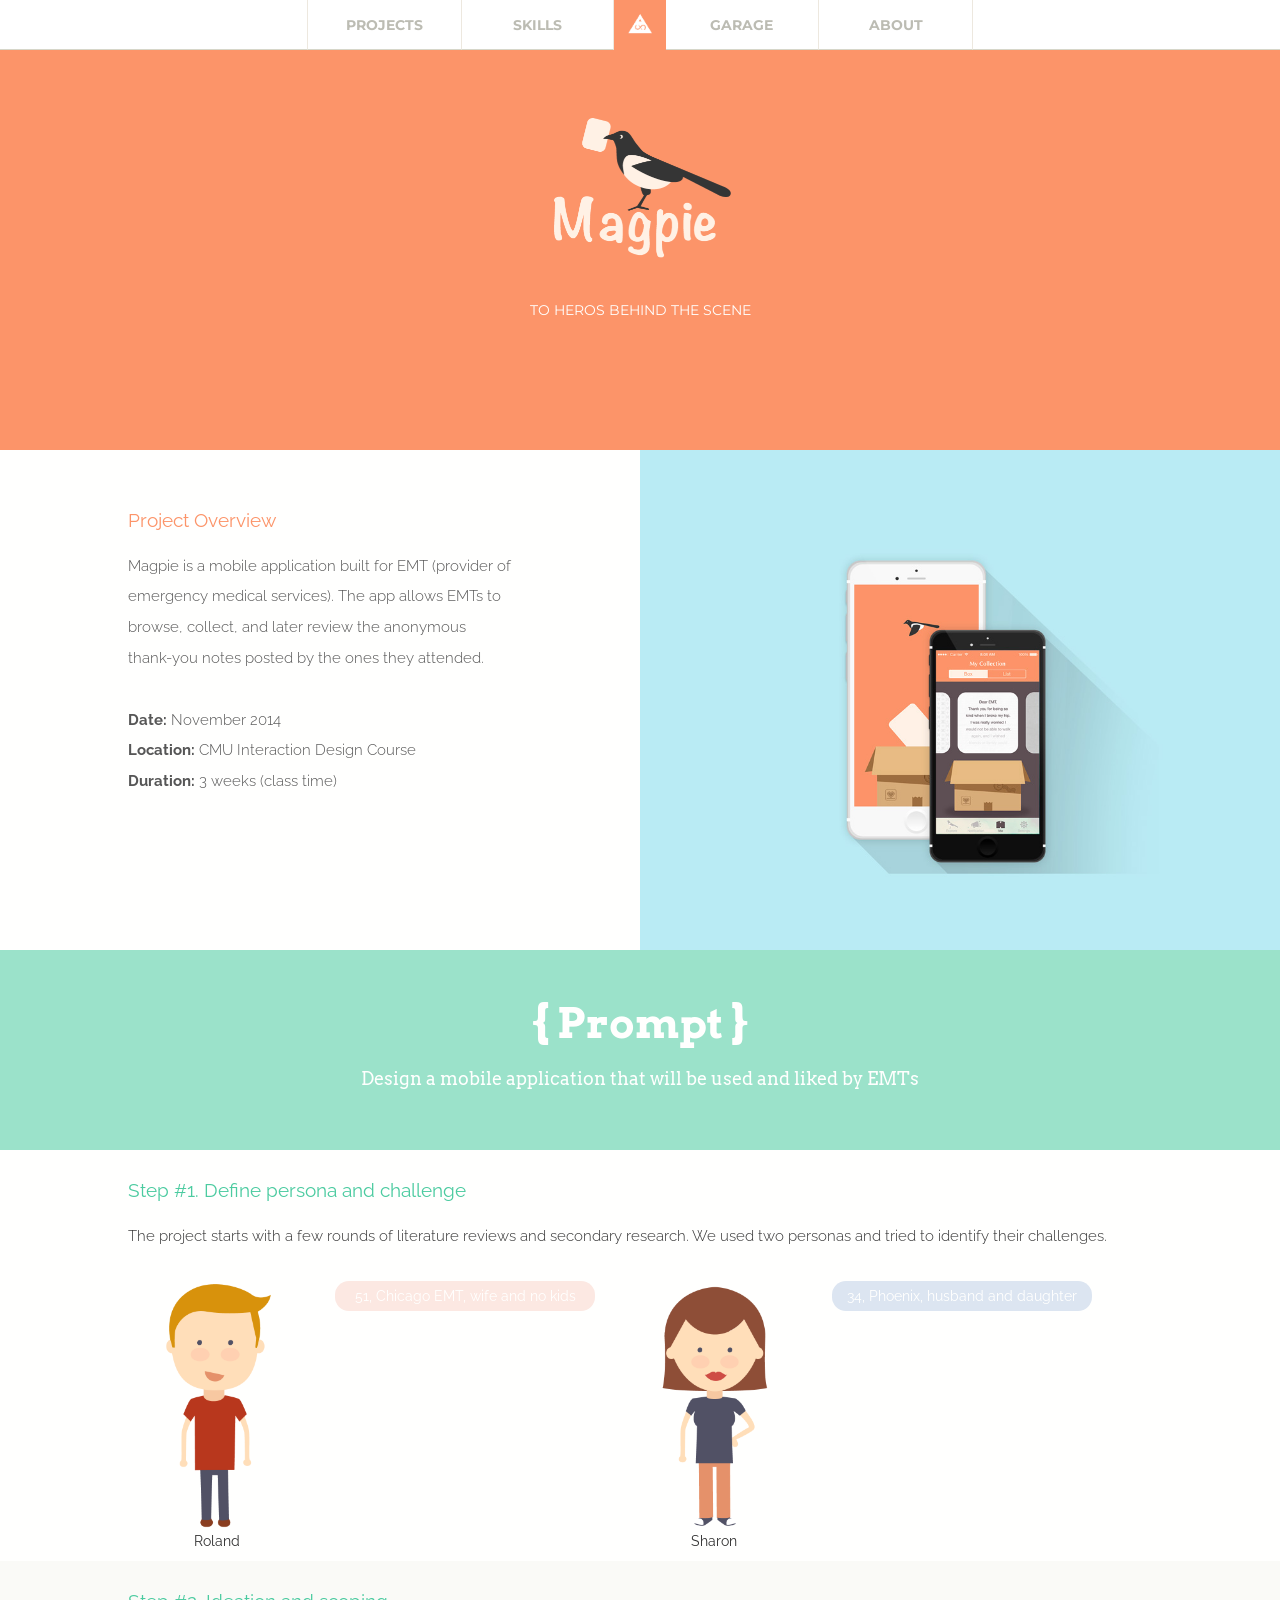
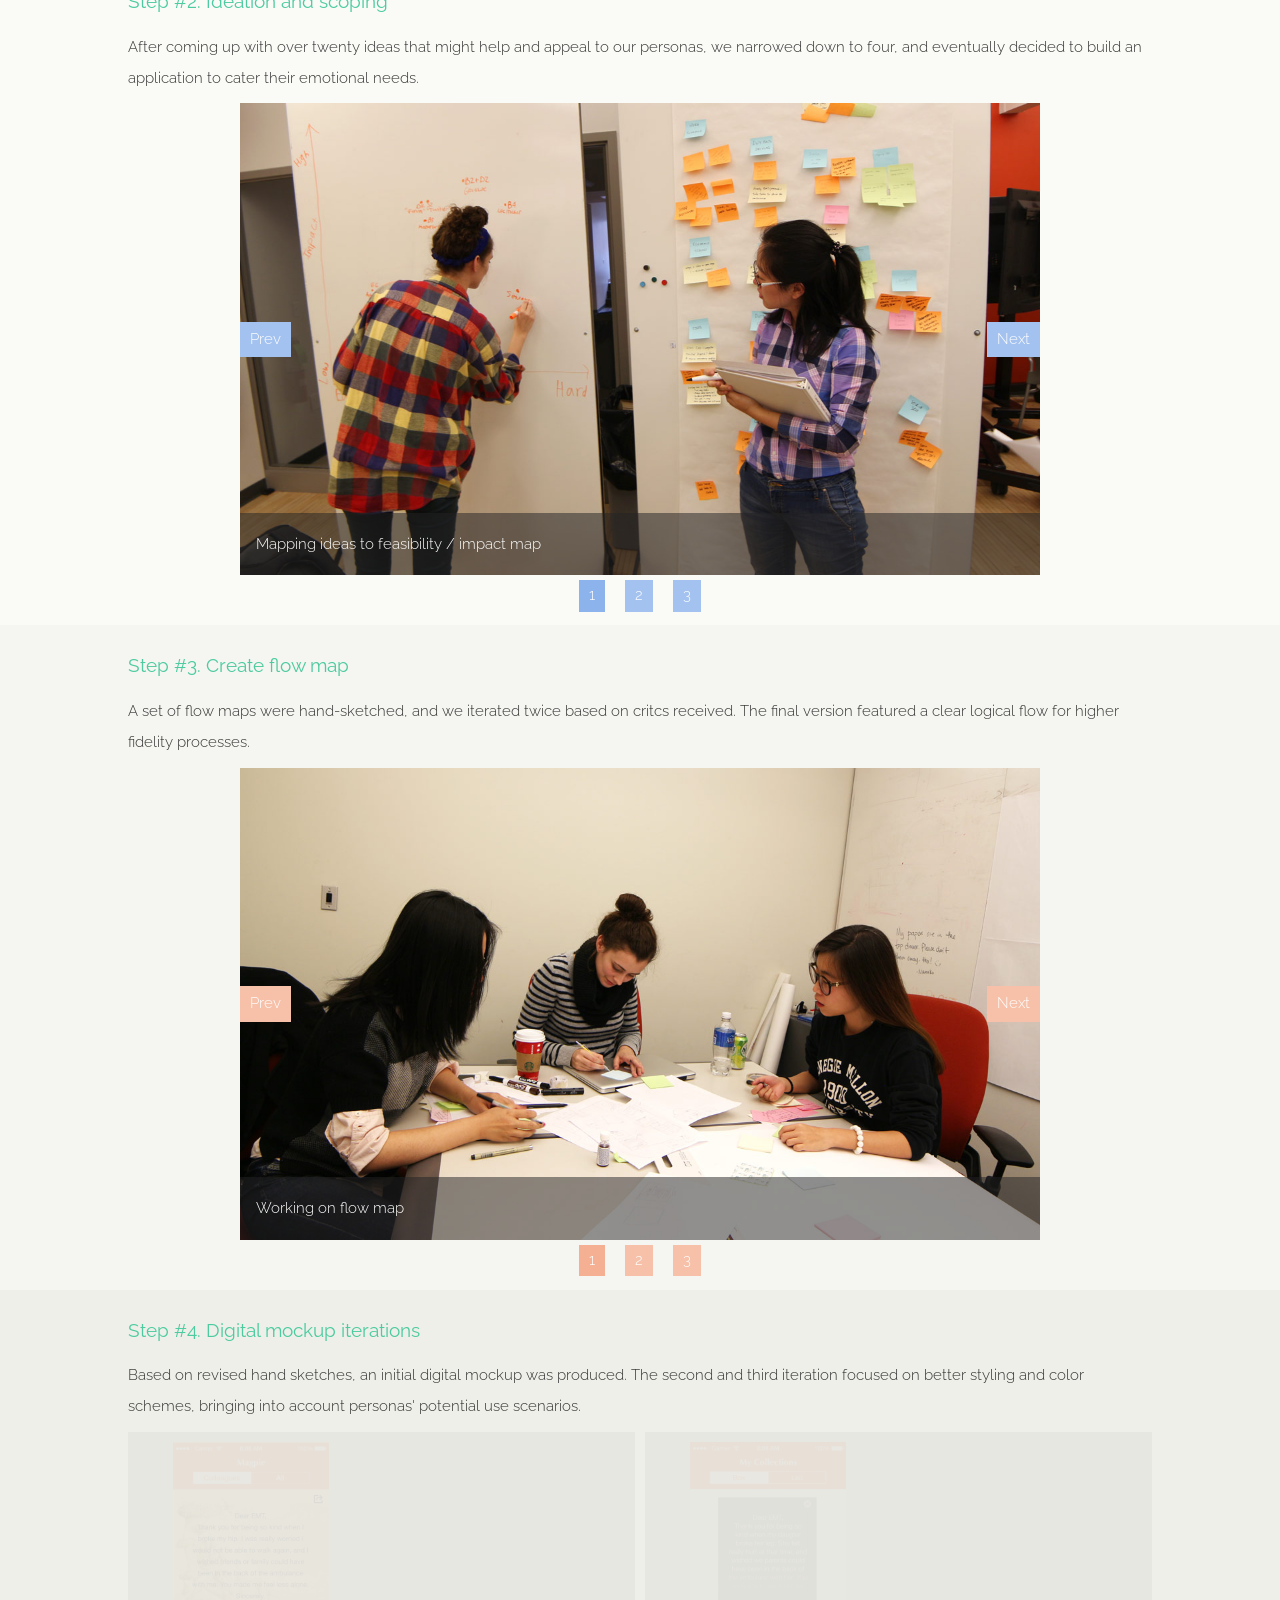
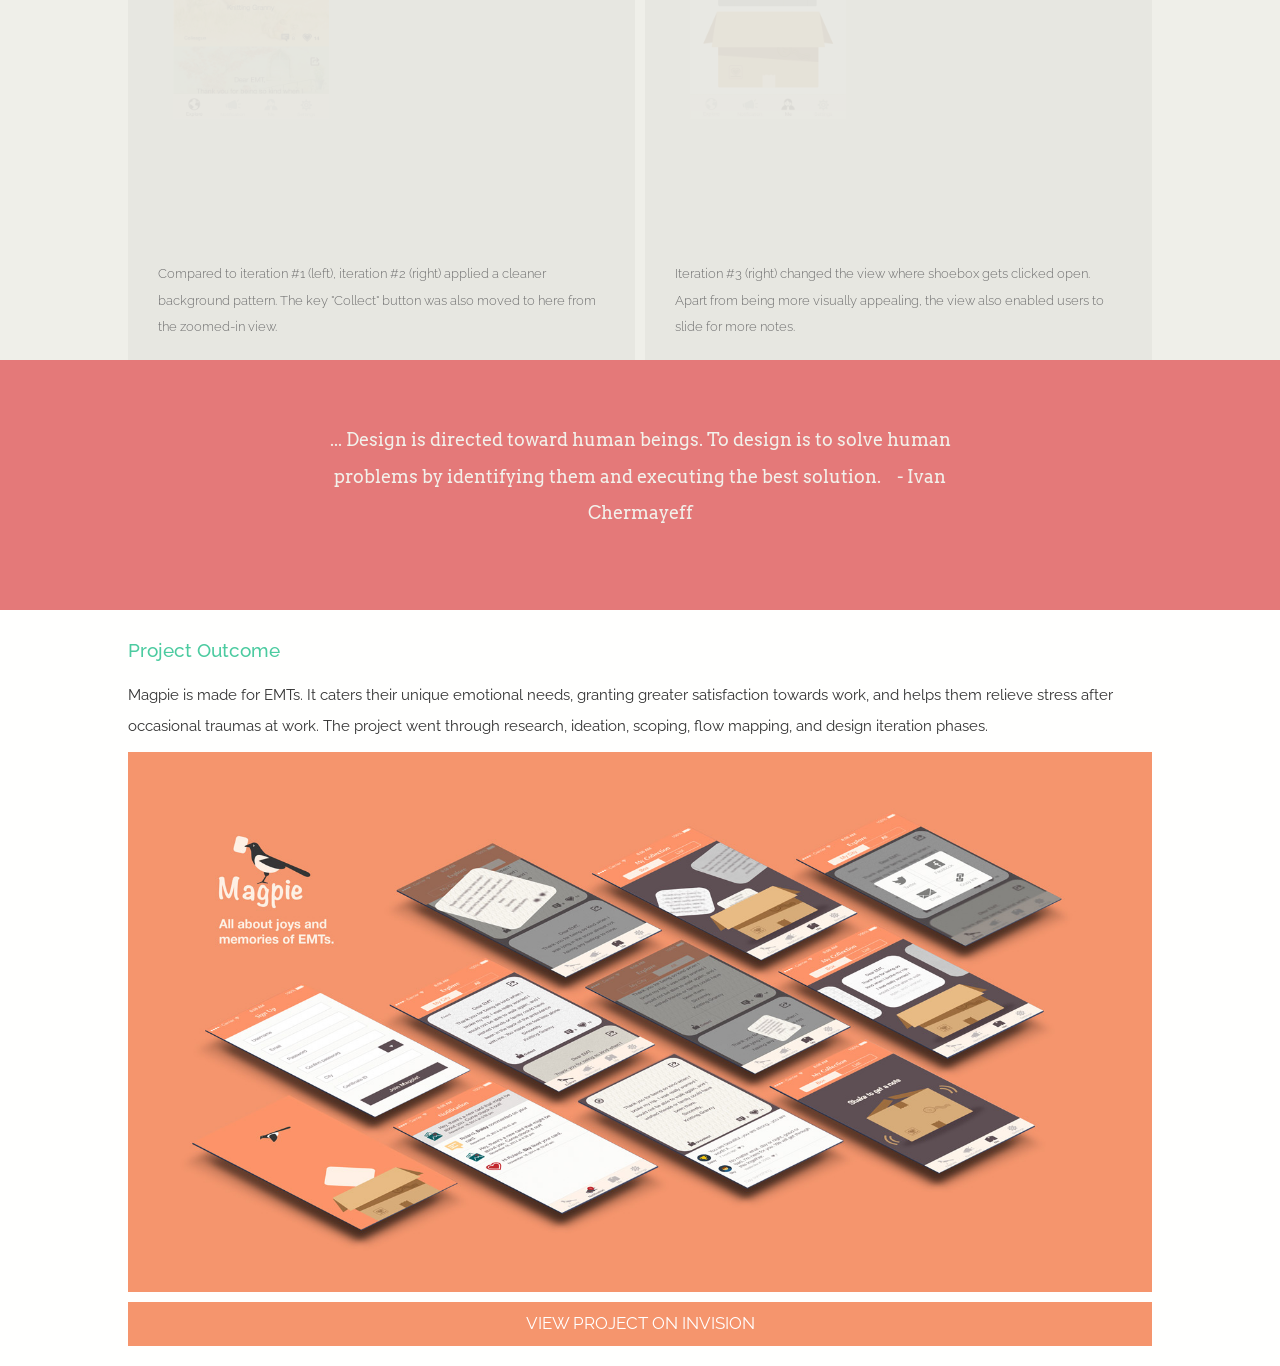
<file: projects/magpie.html>
<!DOCTYPE html>
<html lang="en">
	<head>
		<meta charset="UTF-8">
		<meta name="viewport" content="width=device-width, initial-scale=1">
		<title>Shawn Xu | Magpie </title>
		<link href='http://fonts.googleapis.com/css?family=Montserrat:400,700' rel='stylesheet' type='text/css'>
		<link href='http://fonts.googleapis.com/css?family=Niconne' rel='stylesheet' type='text/css'>
		<link href='http://fonts.googleapis.com/css?family=Arvo' rel='stylesheet' type='text/css'>
		<link href='http://fonts.googleapis.com/css?family=Roboto+Slab:300,400' rel='stylesheet' type='text/css'>
		<link href='http://fonts.googleapis.com/css?family=Raleway:700,300' rel='stylesheet' type='text/css'>

		<!-- Core lib CSS -->
		<link rel="stylesheet" href="../libs/bootstrap/css/bootstrap.css">
		<link rel="stylesheet" href="../libs/fontawesome/css/font-awesome.css">
		<link rel="stylesheet" href="../libs/animate/animate.css">
		<link rel="stylesheet" href="../libs/basic-slider/bjqs.css">

		<!-- Custom CSS styles -->
		<link href="../css/main.css" rel="stylesheet">
	</head>

	<body>
	<div class="header">
		<div class="nav-padding float-left no-mobile">
		</div>

		<div class="nav-item border-left float-left">
			<a class="no-mobile" href="../#projects-position">PROJECTS</a>
			<a href="../#projects-position"><img class="no-desktop" src="../img/icons/projects.png"></a>
		</div>

		<div class="nav-item border-left border-right float-left">
			<a class="no-mobile" href="../#skills-position">SKILLS</a>
			<a href="../#skills-position"><img class="no-desktop" src="../img/icons/skills.png"></a>
		</div>

		<div id="nav-center-icon" class="magpie-background">
			<a href="../index.html"><img src="../img/triango-logo-projects.png"></a>
		</div>

		<div class="nav-padding float-right no-mobile">
		</div>

		<div class="nav-item border-right float-right">
			<a class="no-mobile" href="../#about-position">ABOUT</a>
			<a href="../#about-position"><img class="no-desktop" src="../img/icons/about.png"></a>
		</div>

		<div class="nav-item border-right float-right">
			<a class="no-mobile" href="../#garage-position">GARAGE</a>
			<a href="../#garage-position"><img class="no-desktop" src="../img/icons/garage.png"></a>
		</div>
	</div>


	<div class="promo-full-image magpie-background" id="magpie-promo">
		<img src="../img/projects/magpie/magpie-logo.png" class="promo-logo animated fadeInDown" id="magpie-logo">
		<div class="promo-description">
			<p>TO HEROS BEHIND THE SCENE</p>
		</div>
	</div>

	<!-- <div class="problem-statement" id="magpie-problem">
		<p>EMT: Emergency medical technician.<br>
		They save millions every year, out of passion and compassion.<br>
		Hardly anyone remembers or thanks them.</p>
	</div> -->

	<div class="project-brief row">
		<div class="project-brief-content col-sm-6">
			<h5 class="weight-400" id="magpie-brief-title">Project Overview</h5>
			<p class="weight-300">
				Magpie is a mobile application built for EMT (provider of emergency medical services). The app allows EMTs to browse, collect, and later review the anonymous thank-you notes posted by the ones they attended. <br><br>
				<b>Date:</b> November 2014<br>
				<b>Location:</b> CMU Interaction Design Course <br>
				<b>Duration:</b> 3 weeks (class time) <br>
			</p>
		</div>

		<div class="project-brief-image col-sm-6" id="magpie-project-brief-image">
			<img src="../img/projects/magpie/magpie-overview.jpg">
		</div>
	</div>

	<div class="project-figures" id="magpie-figures">
		<h1>{ Prompt }</h1>
		<p>Design a mobile application that will be used and liked by EMTs</p>
	</div>

	<div class="project-process" id="magpie-process">
		<div class="project-step grey-alter-1">
			<div class="step-header">
				<h5 class="weight-400">Step #1. Define persona and challenge</h5>
			</div>
			<div class="step-content col-sm-12">
				The project starts with a few rounds of literature reviews and secondary research. We used two personas and tried to identify their challenges.
			</div>
			<div class="step-illustration row">
				<div class="col-sm-6 row">
					<div class="col-xs-5 center">
						<img class="magpie-persona-figure" src="../img/projects/magpie/roland.png">
						<p>Roland</p>
					</div>
					<div class="col-xs-7">
						<p class="roland-persona-item" id="roland-trigger">51, Chicago EMT, wife and no kids</p>
						<p class="roland-persona-item">High school diploma, smart, calm</p>
						<p class="roland-persona-item">Good follower, not used to making decision</p>
						<p class="roland-persona-item">Proud of career, happy marriage</p>
						<p class="roland-persona-item">Not tech savvy, owns an iPhone</p>
						<p class="roland-persona-item">Fear of being replaced by the young generation</p>
					</div>
				</div>
				<div class="col-sm-6 row">
					<div class="col-xs-5 center">
						<img class="magpie-persona-figure" src="../img/projects/magpie/sharon.png">
						<p>Sharon</p>
					</div>
					<div class="col-xs-7">
						<p class="sharon-persona-item" id="sharon-trigger">34, Phoenix, husband and daughter</p>
						<p class="sharon-persona-item">Attended technical school for medical training</p>
						<p class="sharon-persona-item">Desire to take care of others</p>
						<p class="sharon-persona-item">Experience real fear at work and sometimes depressed</p>
						<p class="sharon-persona-item">Hope to step up further in career</p>
						<p class="sharon-persona-item">Work life balance means a lot</p>
					</div>
				</div>
			</div>
		</div>
		<div class="project-step grey-alter-2">
			<div class="step-header">
				<h5 class="weight-400">Step #2. Ideation and scoping</h5>
			</div>
			<div class="step-content" id="magpie-ideation-content">
				<p class="step-content-description">After coming up with over twenty ideas that might help and appeal to our personas, we narrowed down to four, and eventually decided to build an application to cater their emotional needs.</p>
				<div id="magpie-ideation-slider">
					<ul class="bjqs">
						<li class="bjqs-slide">
							<img src="../img/projects/magpie/ideation-1.jpg">
							<p class="bjqs-caption">Mapping ideas to feasibility / impact map</p>
						</li>
						<li class="bjqs-slide">
							<img src="../img/projects/magpie/ideation-2.jpg">
							<p class="bjqs-caption">Completed ideation and mapping</p>
						</li>
						<li class="bjqs-slide">
							<img src="../img/projects/magpie/ideation-3.jpg">
							<p class="bjqs-caption">Completed ideation and mapping</p>
						</li>
					</ul>
				</div>
			</div>
		</div> 
		<div class="project-step grey-alter-3">
			<div class="step-header">
				<h5 class="weight-400">Step #3. Create flow map </h5>
			</div>
			<div class="step-content" id="magpie-flow-content">
				<p class="step-content-description">A set of flow maps were hand-sketched, and we iterated twice based on critcs received. The final version featured a clear logical flow for higher fidelity processes.</p>
				<div id="magpie-flow-slider">
					<ul class="bjqs">
						<li class="bjqs-slide">
							<img src="../img/projects/magpie/flow-1.jpg">
							<p class="bjqs-caption">Working on flow map</p>
						</li>
						<li class="bjqs-slide">
							<img src="../img/projects/magpie/flow-2.jpg">
							<p class="bjqs-caption">Receiving peer critics</p>
						</li>
						<li class="bjqs-slide">
							<img src="../img/projects/magpie/flow-3.jpg">
							<p class="bjqs-caption">Completed flow map</p>
						</li>
					</ul>
				</div>
			</div>
		</div>
		<div class="project-step grey-alter-4">
			<div class="step-header">
				<h5 class="weight-400">Step #4. Digital mockup iterations</h5>
			</div>
			<div class="step-content row" id="magpie-digital-content">
				<p class="step-content-description">Based on revised hand sketches, an initial digital mockup was produced. The second and third iteration focused on better styling and color schemes, bringing into account personas' potential use scenarios.</p>
				<div class="col-sm-6 row magpie-digital-content-panel-1">
					<div class="col-xs-5">
						<img class="magpie-digital-1" src="../img/projects/magpie/digital-1.jpg">
					</div>
					<div class="col-xs-7">
						<img class="magpie-digital-1" src="../img/projects/magpie/digital-2.jpg">
					</div>
					<p class="magpie-digital-content-panel-description">Compared to iteration #1 (left), iteration #2 (right) applied a cleaner background pattern. The key "Collect" button was also moved to here from the zoomed-in view.</p>
				</div>
			
				<div class="col-sm-6 row magpie-digital-content-panel-2">
					<div class="col-xs-5">
						<img class="magpie-digital-2" src="../img/projects/magpie/digital-3.jpg">
					</div>
					<div class="col-xs-7">
						<img class="magpie-digital-2" src="../img/projects/magpie/digital-4.jpg">
					</div>
					<p class="magpie-digital-content-panel-description">Iteration #3 (right) changed the view where shoebox gets clicked open. Apart from being more visually appealing, the view also enabled users to slide for more notes.</p>
				</div>
			</div>
		</div>
	</div>

	<div class="project-quote" id="magpie-project-quote">
		<p>... Design is directed toward human beings. To design is to solve human problems by identifying them and executing the best solution.&nbsp;&nbsp;&nbsp; - Ivan Chermayeff</p>
	</div>

	<div class="project-outcome" id="magpie-project-outcome">
		<h5>Project Outcome</h5>
		<p>Magpie is made for EMTs. It caters their unique emotional needs, granting greater satisfaction towards work, and helps them relieve stress after occasional traumas at work. The project went through research, ideation, scoping, flow mapping, and design iteration phases.</p>
		<img id="magpie-outcome-perspective" src="../img/projects/magpie/magpie-perspective.jpg">
		<a href="http://invis.io/GH1T1M3YN" target="_blank">View project on Invision</a>
	</div>

	<!-- Google Analytics -->
		<script>
			(function(i,s,o,g,r,a,m){i['GoogleAnalyticsObject']=r;i[r]=i[r]||function(){
			(i[r].q=i[r].q||[]).push(arguments)},i[r].l=1*new Date();a=s.createElement(o),
			m=s.getElementsByTagName(o)[0];a.async=1;a.src=g;m.parentNode.insertBefore(a,m)
			})(window,document,'script','//www.google-analytics.com/analytics.js','ga');

			ga('create', 'UA-60182820-1', 'auto');
			ga('send', 'pageview');
		</script>

	 <!-- jQuery (necessary for Bootstrap's JavaScript plugins) -->
	    <script src="../libs/jquery/jquery-1.11.2.js"></script>
	    <!-- Include all compiled plugins (below), or include individual files as needed -->
	    <script src="../libs/bootstrap/js/bootstrap.js"></script>
	    <script src="../libs/tweenmax/tweenmax.js"></script>
	    <script src="../libs/scrollmagic/jquery.scrollmagic.js"></script>
	    <script src="../libs/scrollmagic/jquery.scrollmagic.debug.js"></script>
        <script type="text/javascript" src="../libs/jssor/jssor.js"></script>
	    <script type="text/javascript" src="../libs/jssor/jssor.slider.js"></script>
	    <script src="../libs/basic-slider/js/bjqs-1.3.js"></script>
	    <script src="../js/magpie.js"></script>
	</body>
</html>
</file>
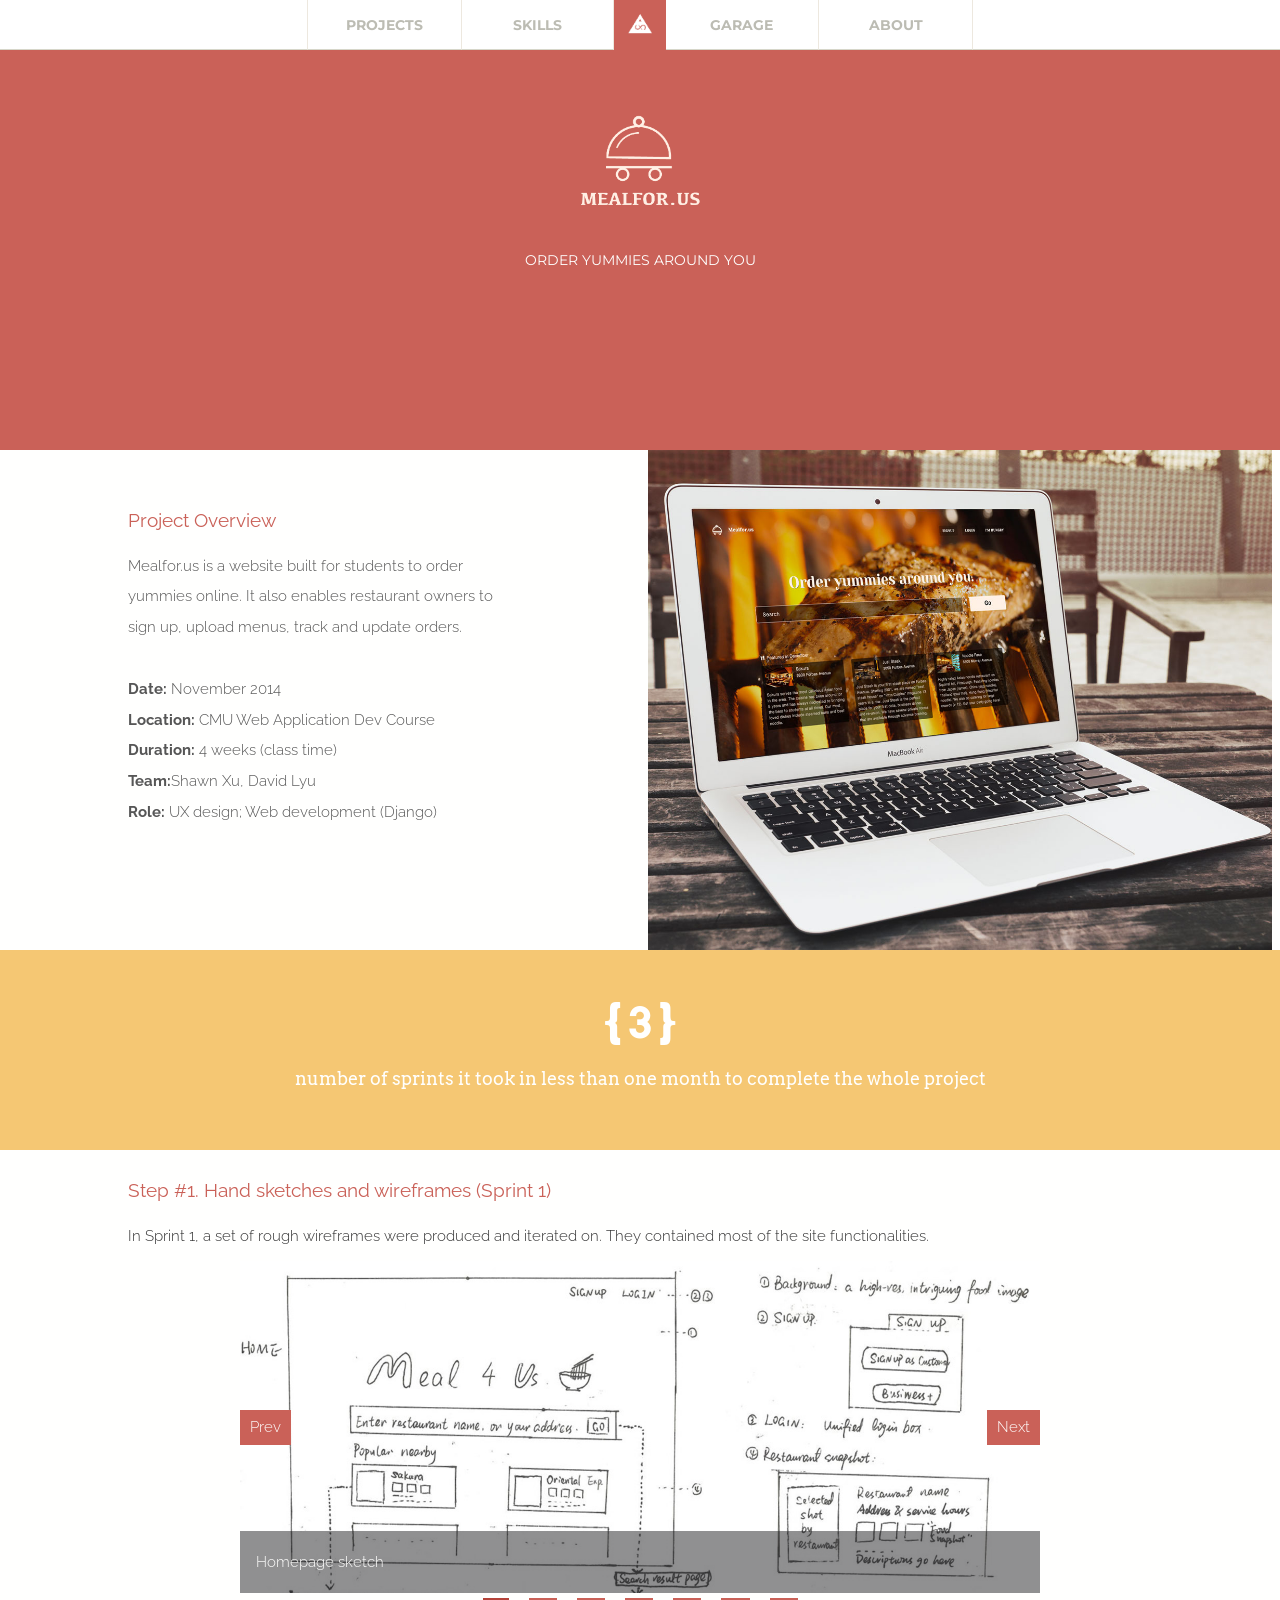
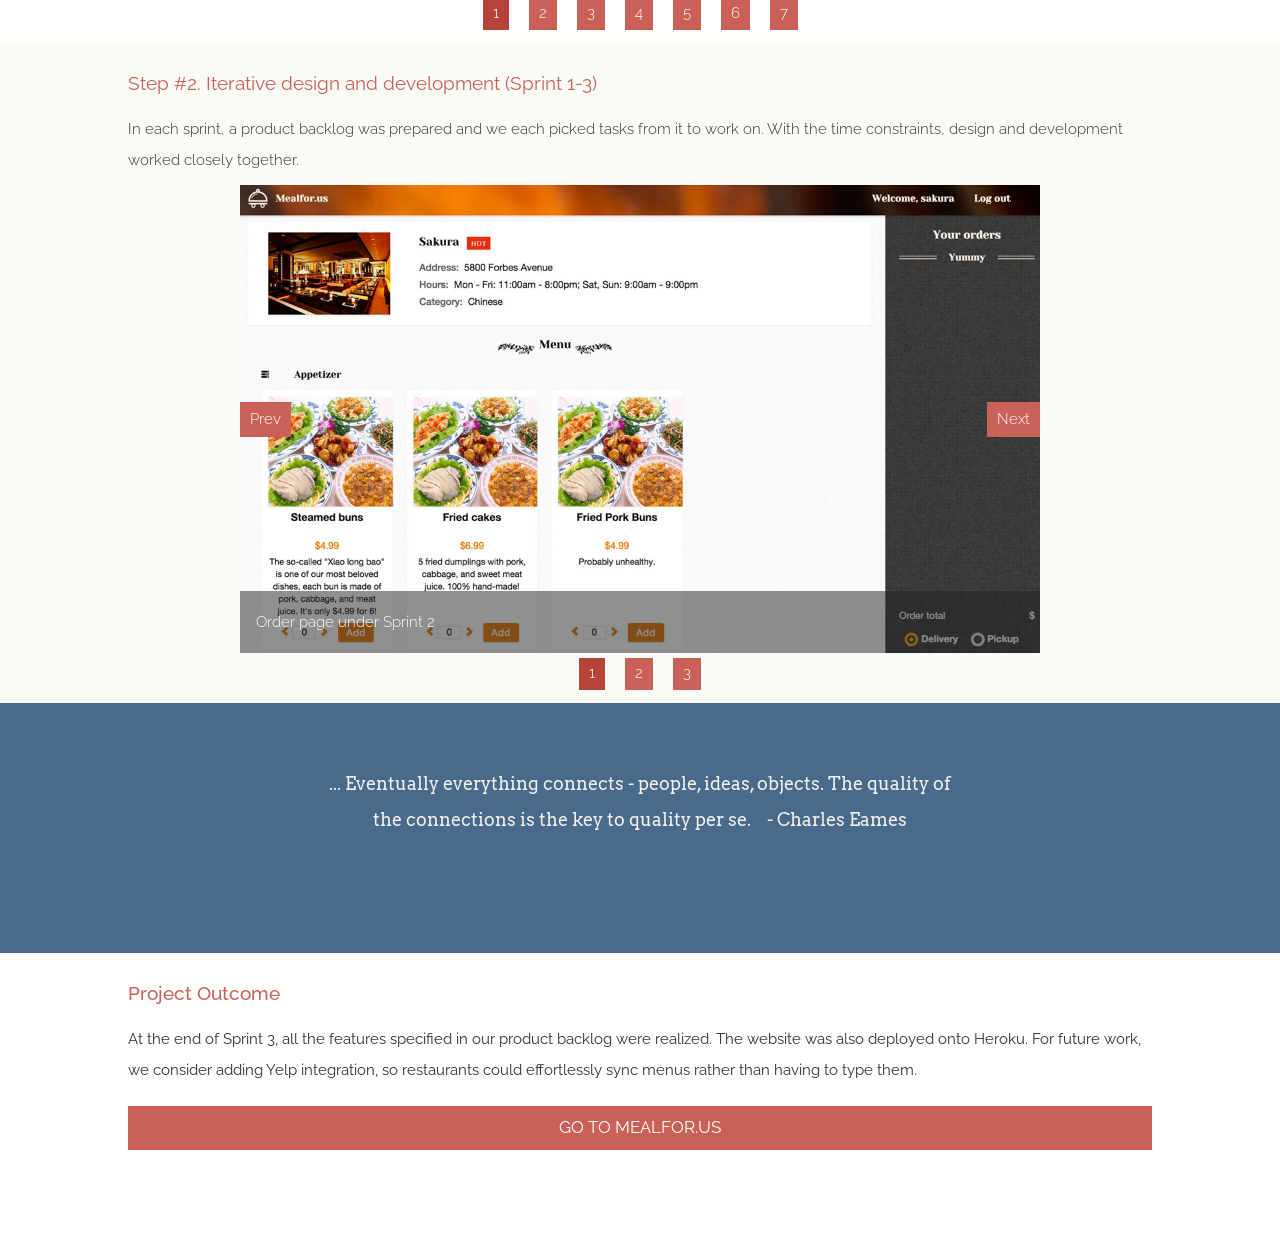
<file: projects/mealforus.html>
<!DOCTYPE html>
<html lang="en">
	<head>
		<meta charset="UTF-8">
		<meta name="viewport" content="width=device-width, initial-scale=1">
		<title>Shawn Xu | Mealfor.us </title>
		<link href='http://fonts.googleapis.com/css?family=Montserrat:400,700' rel='stylesheet' type='text/css'>
		<link href='http://fonts.googleapis.com/css?family=Niconne' rel='stylesheet' type='text/css'>
		<link href='http://fonts.googleapis.com/css?family=Arvo' rel='stylesheet' type='text/css'>
		<link href='http://fonts.googleapis.com/css?family=Roboto+Slab:300,400' rel='stylesheet' type='text/css'>
		<link href='http://fonts.googleapis.com/css?family=Raleway:700,300' rel='stylesheet' type='text/css'>

		<!-- Core lib CSS -->
		<link rel="stylesheet" href="../libs/bootstrap/css/bootstrap.css">
		<link rel="stylesheet" href="../libs/fontawesome/css/font-awesome.css">
		<link rel="stylesheet" href="../libs/animate/animate.css">
		<link rel="stylesheet" href="../libs/basic-slider/bjqs.css">

		<!-- Custom CSS styles -->
		<link href="../css/main.css" rel="stylesheet">
	</head>

	<body>
	<div class="header">
		<div class="nav-padding float-left no-mobile">
		</div>

		<div class="nav-item border-left float-left">
			<a class="no-mobile" href="../#projects-position">PROJECTS</a>
			<a href="../#projects-position"><img class="no-desktop" src="../img/icons/projects.png"></a>
		</div>

		<div class="nav-item border-left border-right float-left">
			<a class="no-mobile" href="../#skills-position">SKILLS</a>
			<a href="../#skills-position"><img class="no-desktop" src="../img/icons/skills.png"></a>
		</div>

		<div id="nav-center-icon" class="mealforus-background">
			<a href="../index.html"><img src="../img/triango-logo-projects.png"></a>
		</div>

		<div class="nav-padding float-right no-mobile">
		</div>

		<div class="nav-item border-right float-right">
			<a class="no-mobile" href="../#about-position">ABOUT</a>
			<a href="../#about-position"><img class="no-desktop" src="../img/icons/about.png"></a>
		</div>

		<div class="nav-item border-right float-right">
			<a class="no-mobile" href="../#garage-position">GARAGE</a>
			<a href="../#garage-position"><img class="no-desktop" src="../img/icons/garage.png"></a>
		</div>
	</div>


	<div class="promo-full-image mealforus-background" id="mealforus-promo">
		<img src="../img/projects/mealforus/mealforus-logo.png" class="promo-logo animated fadeInDown" id="mealforus-logo">
		<div class="promo-description">
			<p>ORDER YUMMIES AROUND YOU</p>
		</div>
	</div>

	<!-- <div class="problem-statement" id="magpie-problem">
		<p>EMT: Emergency medical technician.<br>
		They save millions every year, out of passion and compassion.<br>
		Hardly anyone remembers or thanks them.</p>
	</div> -->

	<div class="project-brief row">
		<div class="project-brief-content col-sm-6">
			<h5 class="weight-400" id="mealforus-brief-title">Project Overview</h5>
			<p class="weight-300">
				Mealfor.us is a website built for students to order yummies online. It also enables restaurant owners to sign up, upload menus, track and update orders.<br><br>
				<b>Date:</b> November 2014<br>
				<b>Location:</b> CMU Web Application Dev Course <br>
				<b>Duration:</b> 4 weeks (class time) <br>
				<b>Team:</b>Shawn Xu, David Lyu<br>
				<b>Role:</b> UX design; Web development (Django)
			</p>
		</div>

		<div class="project-brief-image col-sm-6">
			<img id="mealforus-project-brief-image" src="../img/projects/mealforus/mealforus-overview.jpg">
		</div>
	</div>

	<div class="project-figures" id="mealforus-figures">
		<h1>{ 3 }</h1>
		<p>number of sprints it took in less than one month to complete the whole project</p>
	</div>

	<div class="project-process" id="mealforus-process">
		<div class="project-step grey-alter-1">
			<div class="step-header">
				<h5 class="weight-400">Step #1. Hand sketches and wireframes (Sprint 1)</h5>
			</div>
			<div class="step-content" id="mealforus-sketch-content">
				<p class="step-content-description">In Sprint 1, a set of rough wireframes were produced and iterated on. They contained most of the site functionalities.</p>
				<div id="mealforus-sketch-slider">
					<ul class="bjqs">
						<li class="bjqs-slide">
							<img src="../img/projects/mealforus/sketch-1.jpg">
							<p class="bjqs-caption">Homepage sketch</p>
						</li>
						<li class="bjqs-slide">
							<img src="../img/projects/mealforus/sketch-2.jpg">
							<p class="bjqs-caption">Order page (for user) sketch</p>
						</li>
						<li class="bjqs-slide">
							<img src="../img/projects/mealforus/sketch-3.jpg">
							<p class="bjqs-caption">Confirm order page / sign up page sketch</p>
						</li>
						<li class="bjqs-slide">
							<img src="../img/projects/mealforus/sketch-4.jpg">
							<p class="bjqs-caption">Order review page sketch</p>
						</li>
						<li class="bjqs-slide">
							<img src="../img/projects/mealforus/sketch-5.jpg">
							<p class="bjqs-caption">User profile management page sketch</p>
						</li>
						<li class="bjqs-slide">
							<img src="../img/projects/mealforus/sketch-6.jpg">
							<p class="bjqs-caption">Restaurant profile management page sketch</p>
						</li>
						<li class="bjqs-slide">
							<img src="../img/projects/mealforus/sketch-7.jpg">
							<p class="bjqs-caption">Restaurant menu management page sketch</p>
						</li>
					</ul>
				</div>
			</div>
		</div>
		<div class="project-step grey-alter-2">
			<div class="step-header">
				<h5 class="weight-400">Step #2. Iterative design and development (Sprint 1-3)</h5>
			</div>
			<div class="step-content" id="mealforus-sprint-content">
				<p class="step-content-description">In each sprint, a product backlog was prepared and we each picked tasks from it to work on. With the time constraints, design and development worked closely together.</p>
				<div id="mealforus-sprint-slider">
					<ul class="bjqs">
						<li class="bjqs-slide">
							<img src="../img/projects/mealforus/sprint-1.jpg">
							<p class="bjqs-caption">Order page under Sprint 2</p>
						</li>
						<li class="bjqs-slide">
							<img src="../img/projects/mealforus/sprint-2.jpg">
							<p class="bjqs-caption">Order page with dish selected under Sprint 3</p>
						</li>
						<li class="bjqs-slide">
							<img src="../img/projects/mealforus/sprint-3.jpg">
							<p class="bjqs-caption">Restaurant view order page under Sprint 3</p>
						</li>
					</ul>
				</div>
			</div>
		</div> 
	</div>

	<div class="project-quote" id="mealforus-project-quote">
		<p>... Eventually everything connects - people, ideas, objects. The quality of the connections is the key to quality per se.&nbsp;&nbsp;&nbsp; - Charles Eames</p>
	</div>

	<div class="project-outcome" id="mealforus-project-outcome">
		<h5>Project Outcome</h5>
		<p>At the end of Sprint 3, all the features specified in our product backlog were realized. The website was also deployed onto Heroku. For future work, we consider adding Yelp integration, so restaurants could effortlessly sync menus rather than having to type them.</p>
		<a href="http://www.mealfor.us" target="_blank">Go to mealfor.us</a>
	</div>

	<!-- Google Analytics -->
		<script>
			(function(i,s,o,g,r,a,m){i['GoogleAnalyticsObject']=r;i[r]=i[r]||function(){
			(i[r].q=i[r].q||[]).push(arguments)},i[r].l=1*new Date();a=s.createElement(o),
			m=s.getElementsByTagName(o)[0];a.async=1;a.src=g;m.parentNode.insertBefore(a,m)
			})(window,document,'script','//www.google-analytics.com/analytics.js','ga');

			ga('create', 'UA-60182820-1', 'auto');
			ga('send', 'pageview');
		</script>

	 <!-- jQuery (necessary for Bootstrap's JavaScript plugins) -->
	    <script src="../libs/jquery/jquery-1.11.2.js"></script>
	    <!-- Include all compiled plugins (below), or include individual files as needed -->
	    <script src="../libs/bootstrap/js/bootstrap.js"></script>
	    <script src="../libs/tweenmax/tweenmax.js"></script>
	    <script src="../libs/scrollmagic/jquery.scrollmagic.js"></script>
	    <script src="../libs/scrollmagic/jquery.scrollmagic.debug.js"></script>
        <script type="text/javascript" src="../libs/jssor/jssor.js"></script>
	    <script type="text/javascript" src="../libs/jssor/jssor.slider.js"></script>
	    <script src="../libs/basic-slider/js/bjqs-1.3.js"></script>
	    <script src="../js/mealforus.js"></script>
	</body>
</html>
</file>
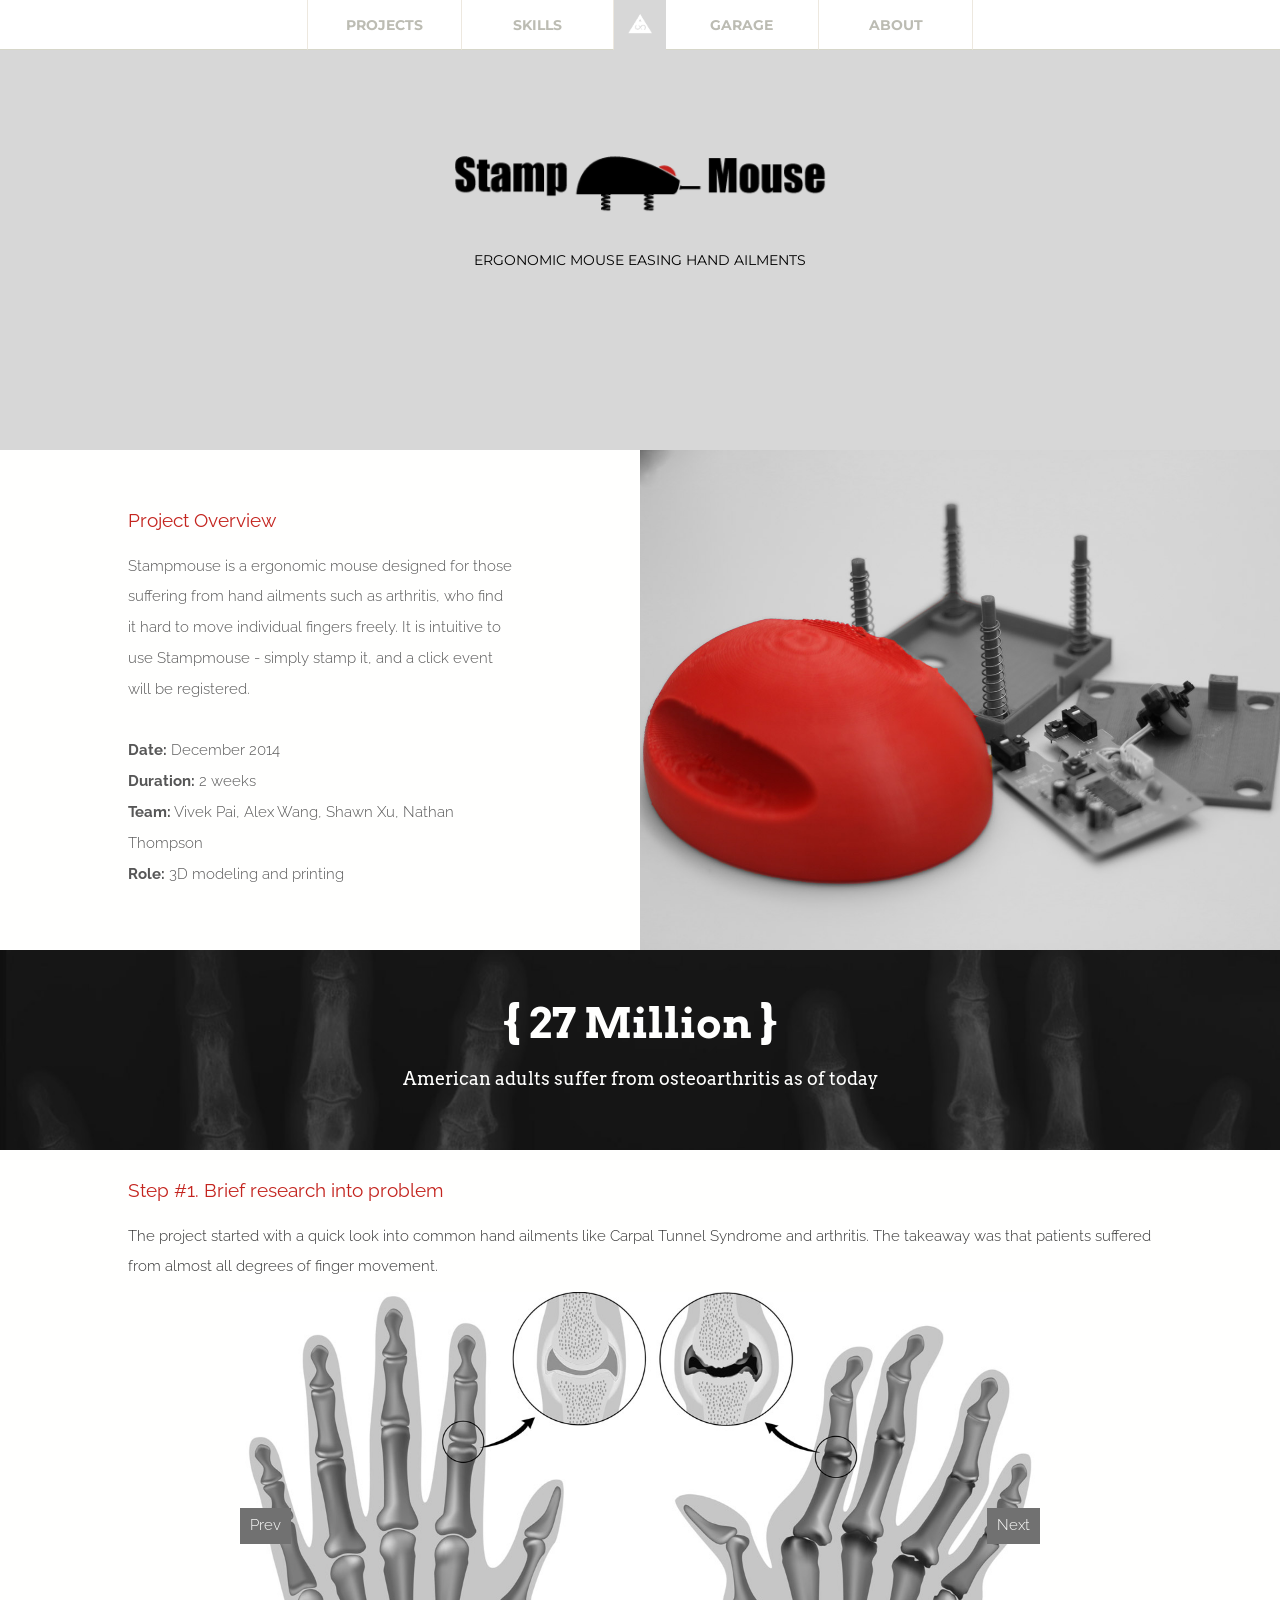
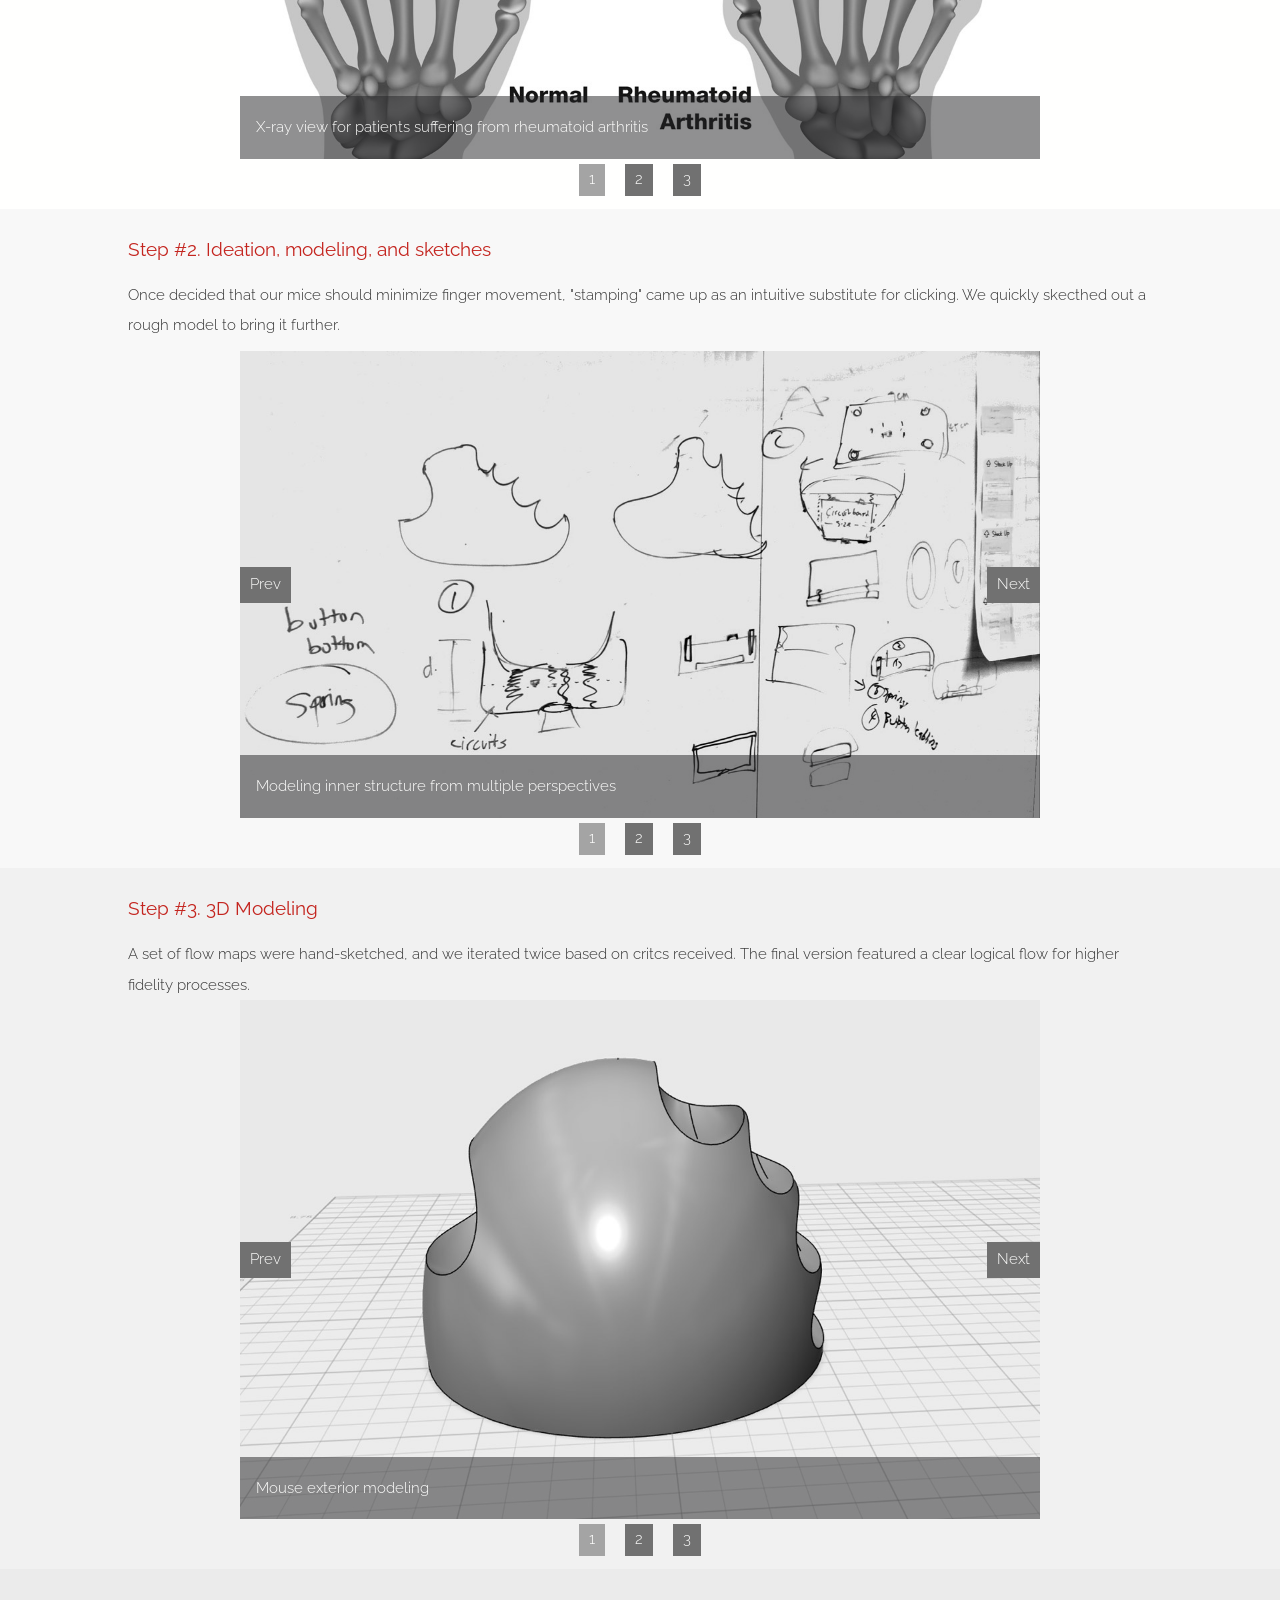
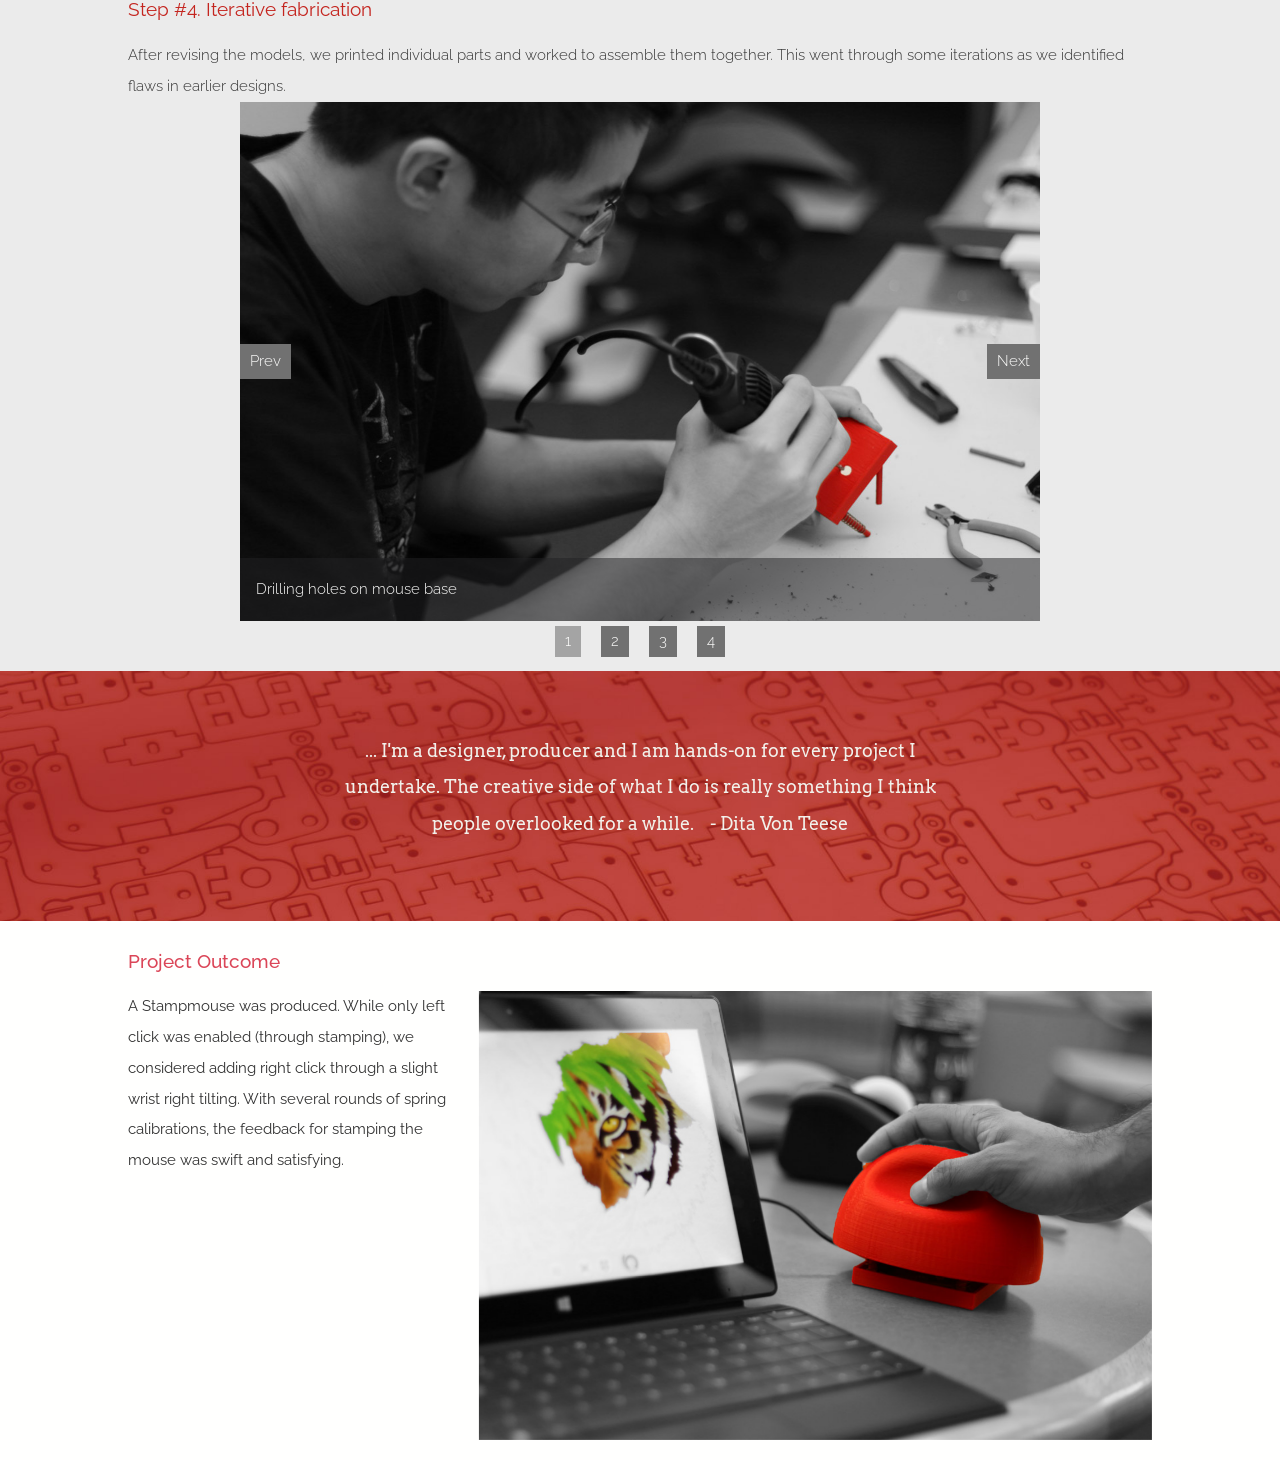
<file: projects/stamp.html>
<!DOCTYPE html>
<html lang="en">
	<head>
		<meta charset="UTF-8">
		<meta name="viewport" content="width=device-width, initial-scale=1">
		<title>Shawn Xu | Stamp Mouse </title>
		<link href='http://fonts.googleapis.com/css?family=Montserrat:400,700' rel='stylesheet' type='text/css'>
		<link href='http://fonts.googleapis.com/css?family=Niconne' rel='stylesheet' type='text/css'>
		<link href='http://fonts.googleapis.com/css?family=Arvo' rel='stylesheet' type='text/css'>
		<link href='http://fonts.googleapis.com/css?family=Roboto+Slab:300,400' rel='stylesheet' type='text/css'>
		<link href='http://fonts.googleapis.com/css?family=Raleway:700,300' rel='stylesheet' type='text/css'>

		<!-- Core lib CSS -->
		<link rel="stylesheet" href="../libs/bootstrap/css/bootstrap.css">
		<link rel="stylesheet" href="../libs/fontawesome/css/font-awesome.css">
		<link rel="stylesheet" href="../libs/animate/animate.css">
		<link rel="stylesheet" href="../libs/basic-slider/bjqs.css">

		<!-- Custom CSS styles -->
		<link href="../css/main.css" rel="stylesheet">
	</head>

	<body>
	<div class="header">
		<div class="nav-padding float-left no-mobile">
		</div>

		<div class="nav-item border-left float-left">
			<a class="no-mobile" href="../#projects-position">PROJECTS</a>
			<a href="../#projects-position"><img class="no-desktop" src="../img/icons/projects.png"></a>
		</div>

		<div class="nav-item border-left border-right float-left">
			<a class="no-mobile" href="../#skills-position">SKILLS</a>
			<a href="../#skills-position"><img class="no-desktop" src="../img/icons/skills.png"></a>
		</div>

		<div id="nav-center-icon" class="stamp-background">
			<a href="../index.html"><img src="../img/triango-logo-projects.png"></a>
		</div>

		<div class="nav-padding float-right no-mobile">
		</div>

		<div class="nav-item border-right float-right">
			<a class="no-mobile" href="../#about-position">ABOUT</a>
			<a href="../#about-position"><img class="no-desktop" src="../img/icons/about.png"></a>
		</div>

		<div class="nav-item border-right float-right">
			<a class="no-mobile" href="../#garage-position">GARAGE</a>
			<a href="../#garage-position"><img class="no-desktop" src="../img/icons/garage.png"></a>
		</div>
	</div>


	<div class="promo-full-image stamp-background" id="stamp-promo">
		<img src="../img/projects/stamp/stamp-logo.png" class="promo-logo animated fadeInDown" id="stamp-logo">
		<div class="promo-description">
			<p>ERGONOMIC MOUSE EASING HAND AILMENTS</p>
		</div>
	</div>

	<!-- <div class="problem-statement" id="stamp-problem">
		<p>EMT: Emergency medical technician.<br>
		They save millions every year, out of passion and compassion.<br>
		Hardly anyone remembers or thanks them.</p>
	</div> -->

	<div class="project-brief row">
		<div class="project-brief-content col-sm-6" id="stamp-brief-content">
			<h5 class="weight-400" id="stamp-brief-title">Project Overview</h5>
			<p class="weight-300">
				Stampmouse is a ergonomic mouse designed for those suffering from hand ailments such as arthritis, who find it hard to move individual fingers freely. It is intuitive to use Stampmouse - simply stamp it, and a click event will be registered.<br><br>
				<b>Date:</b> December 2014<br>
				<b>Duration:</b> 2 weeks<br>
				<b>Team:</b> Vivek Pai, Alex Wang, Shawn Xu, Nathan Thompson<br>
				<b>Role:</b> 3D modeling and printing
			</p>
		</div>

		<div class="project-brief-image col-sm-6">
			<img id="stamp-project-brief-image" src="../img/projects/stamp/stamp-overview.jpg">
		</div>
	</div>

	<div class="project-figures" id="stamp-figures">
		<h1>{ 27 Million }</h1>
		<p>American adults suffer from osteoarthritis as of today</p>
	</div>

	<div class="project-process" id="stamp-process">
		<div class="project-step grey-alter-1">
			<div class="step-header">
				<h5 class="weight-400">Step #1. Brief research into problem</h5>
			</div>
			<div class="step-content col-sm-12">
				<p class="step-content-description">The project started with a quick look into common hand ailments like Carpal Tunnel Syndrome and arthritis. The takeaway was that patients suffered from almost all degrees of finger movement.</p>
				<div id="stamp-research-slider">
					<ul class="bjqs">
						<li class="bjqs-slide">
							<img src="../img/projects/stamp/research-1.jpg">
							<p class="bjqs-caption">X-ray view for patients suffering from rheumatoid arthritis</p>
						</li>
						<li class="bjqs-slide">
							<img src="../img/projects/stamp/research-2.jpg">
							<p class="bjqs-caption">Pain is more severe for aging patients</p>
						</li>
						<li class="bjqs-slide">
							<img src="../img/projects/stamp/research-3.jpg">
							<p class="bjqs-caption">Ergonomic mice are expensive and still require slight finger movements</p>
						</li>
					</ul>
				</div>
			</div>
		</div>
		<div class="project-step grey-alter-2" id="stamp-grey-2">
			<div class="step-header">
				<h5 class="weight-400">Step #2. Ideation, modeling, and sketches</h5>
			</div>
			<div class="step-content" id="stamp-sketchcontent">
				<p>Once decided that our mice should minimize finger movement, "stamping" came up as an intuitive substitute for clicking. We quickly skecthed out a rough model to bring it further.</p>
				<div id="stamp-sketch-slider">
					<ul class="bjqs">
						<li class="bjqs-slide">
							<img src="../img/projects/stamp/sketch-1.jpg">
							<p class="bjqs-caption">Modeling inner structure from multiple perspectives</p>
						</li>
						<li class="bjqs-slide">
							<img src="../img/projects/stamp/sketch-2.jpg">
							<p class="bjqs-caption">Various approaches to string attachment</p>
						</li>
						<li class="bjqs-slide">
							<img src="../img/projects/stamp/sketch-3.jpg">
							<p class="bjqs-caption">String fixation plan</p>
						</li>
					</ul>
				</div>
			</div>
		</div> 
		<div class="project-step grey-alter-3" id="stamp-grey-3">
			<div class="step-header">
				<h5 class="weight-400">Step #3. 3D Modeling </h5>
			</div>
			<div class="step-content" id="stamp-3d-content">
				A set of flow maps were hand-sketched, and we iterated twice based on critcs received. The final version featured a clear logical flow for higher fidelity processes.
				<div id="stamp-3d-slider">
					<ul class="bjqs">
						<li class="bjqs-slide">
							<img src="../img/projects/stamp/3d-1.jpg">
							<p class="bjqs-caption">Mouse exterior modeling</p>
						</li>
						<li class="bjqs-slide">
							<img src="../img/projects/stamp/3d-2.jpg">
							<p class="bjqs-caption">Button trigger modeling</p>
						</li>
						<li class="bjqs-slide">
							<img src="../img/projects/stamp/3d-3.jpg">
							<p class="bjqs-caption">Mouse base modeling</p>
						</li>
					</ul>
				</div>
			</div>
		</div>
		<div class="project-step grey-alter-4" id="stamp-grey-4">
			<div class="step-header">
				<h5 class="weight-400">Step #4. Iterative fabrication </h5>
			</div>
			<div class="step-content" id="stamp-fab-content">
				After revising the models, we printed individual parts and worked to assemble them together. This went through some iterations as we identified flaws in earlier designs.
				<div id="stamp-fab-slider">
					<ul class="bjqs">
						<li class="bjqs-slide">
							<img src="../img/projects/stamp/fab-1.jpg">
							<p class="bjqs-caption">Drilling holes on mouse base</p>
						</li>
						<li class="bjqs-slide">
							<img src="../img/projects/stamp/fab-2.jpg">
							<p class="bjqs-caption">Curving into mouse exterior to make space for components</p>
						</li>
						<li class="bjqs-slide">
							<img src="../img/projects/stamp/fab-3.jpg">
							<p class="bjqs-caption">First iteration of button trigger - stick with poor connection to board</p>
						</li>
						<li class="bjqs-slide">
							<img src="../img/projects/stamp/fab-4.jpg">
							<p class="bjqs-caption">Inner view of the mouse base</p>
						</li>
					</ul>
				</div>
			</div>
		</div>
	</div>

	<div class="project-quote" id="stamp-project-quote">
		<p>... I'm a designer, producer and I am hands-on for every project I undertake. The creative side of what I do is really something I think people overlooked for a while.&nbsp;&nbsp;&nbsp; - Dita Von Teese</p>
	</div>

	<div class="project-outcome" id="stamp-project-outcome">
		<h5>Project Outcome</h5>
		<div class="row">
		<p class="col-sm-4">A Stampmouse was produced. While only left click was enabled (through stamping), we considered adding right click through a slight wrist right tilting. With several rounds of spring calibrations, the feedback for stamping the mouse was swift and satisfying.</p>
		<img id="stamp-outcome-perspective" class="col-sm-8" src="../img/projects/stamp/stamp-outcome.jpg">
	</div>

	<!-- Google Analytics -->
		<script>
			(function(i,s,o,g,r,a,m){i['GoogleAnalyticsObject']=r;i[r]=i[r]||function(){
			(i[r].q=i[r].q||[]).push(arguments)},i[r].l=1*new Date();a=s.createElement(o),
			m=s.getElementsByTagName(o)[0];a.async=1;a.src=g;m.parentNode.insertBefore(a,m)
			})(window,document,'script','//www.google-analytics.com/analytics.js','ga');

			ga('create', 'UA-60182820-1', 'auto');
			ga('send', 'pageview');
		</script>

	 <!-- jQuery (necessary for Bootstrap's JavaScript plugins) -->
	    <script src="../libs/jquery/jquery-1.11.2.js"></script>
	    <!-- Include all compiled plugins (below), or include individual files as needed -->
	    <script src="../libs/bootstrap/js/bootstrap.js"></script>
	    <script src="../libs/tweenmax/tweenmax.js"></script>
	    <script src="../libs/scrollmagic/jquery.scrollmagic.js"></script>
	    <script src="../libs/scrollmagic/jquery.scrollmagic.debug.js"></script>
        <script type="text/javascript" src="../libs/jssor/jssor.js"></script>
	    <script type="text/javascript" src="../libs/jssor/jssor.slider.js"></script>
	    <script src="../libs/basic-slider/js/bjqs-1.3.js"></script>
	    <script src="../js/stamp.js"></script>
	</body>
</html>
</file>
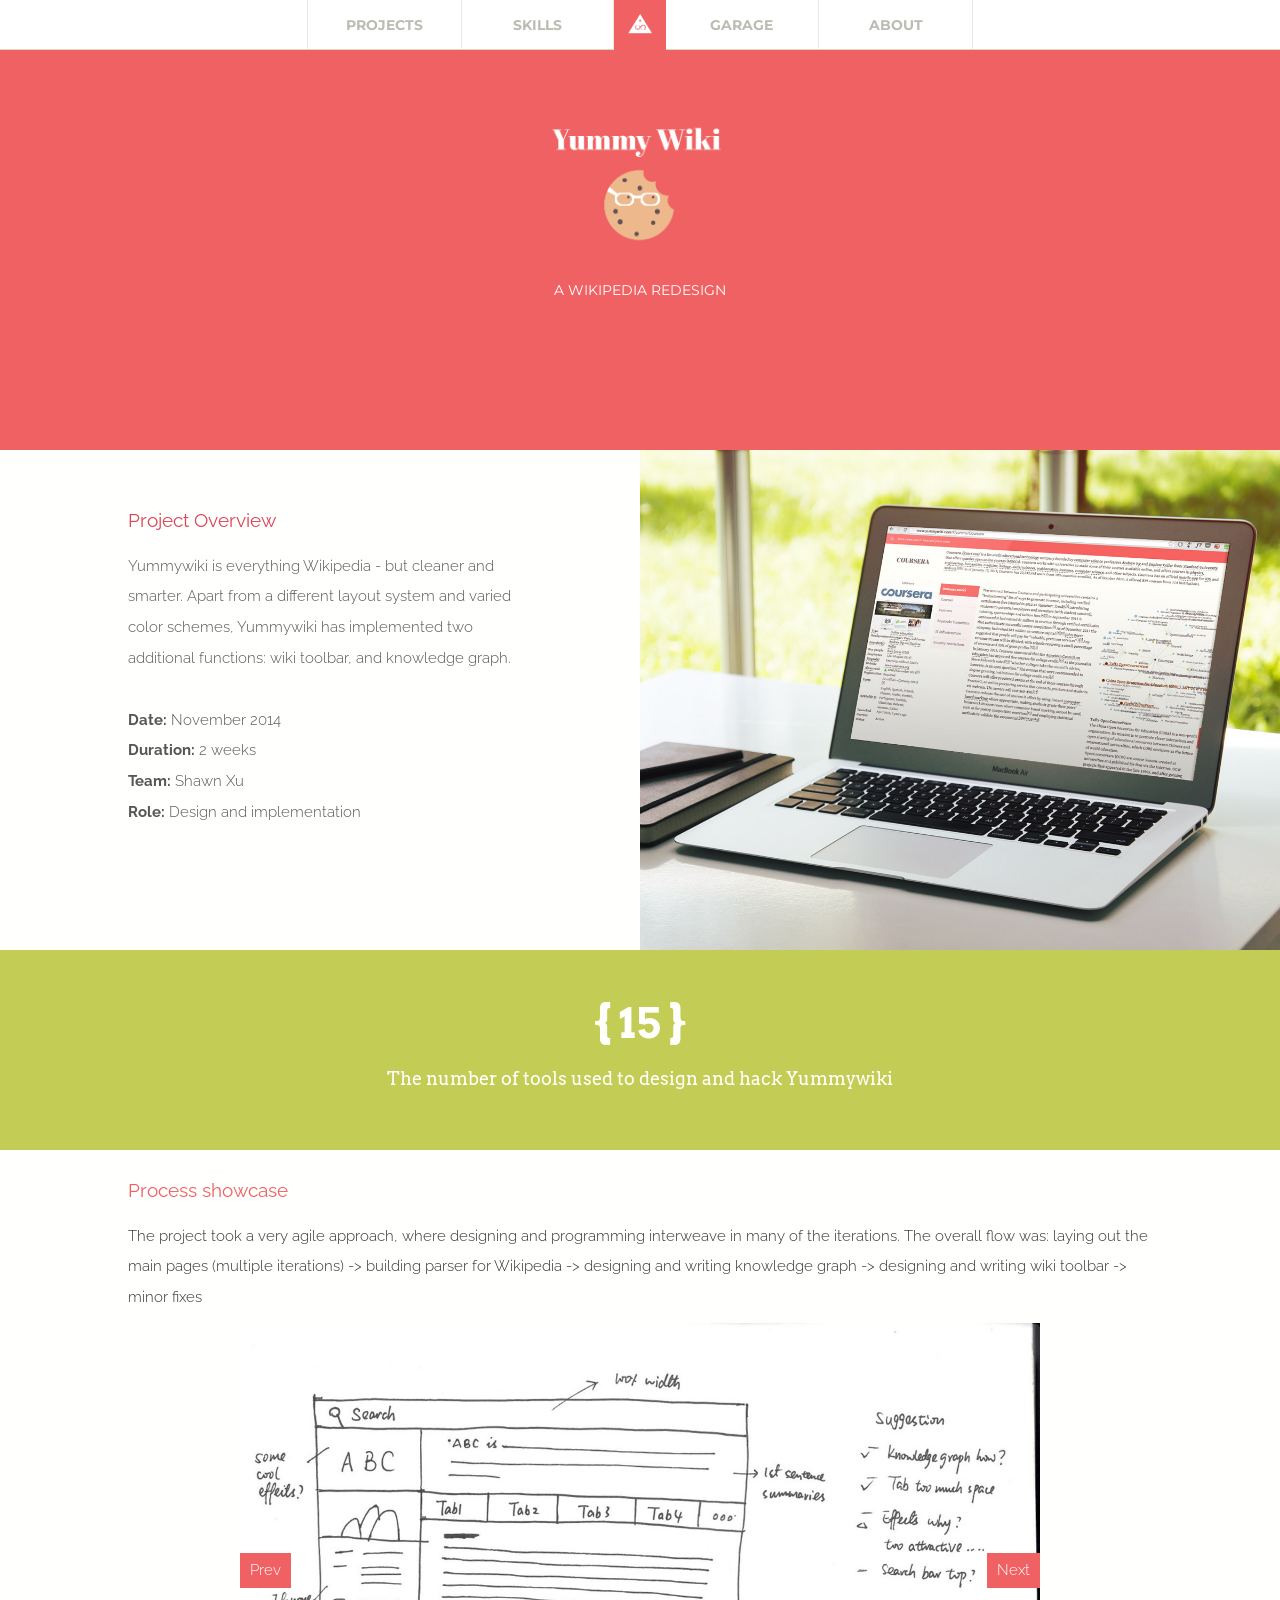
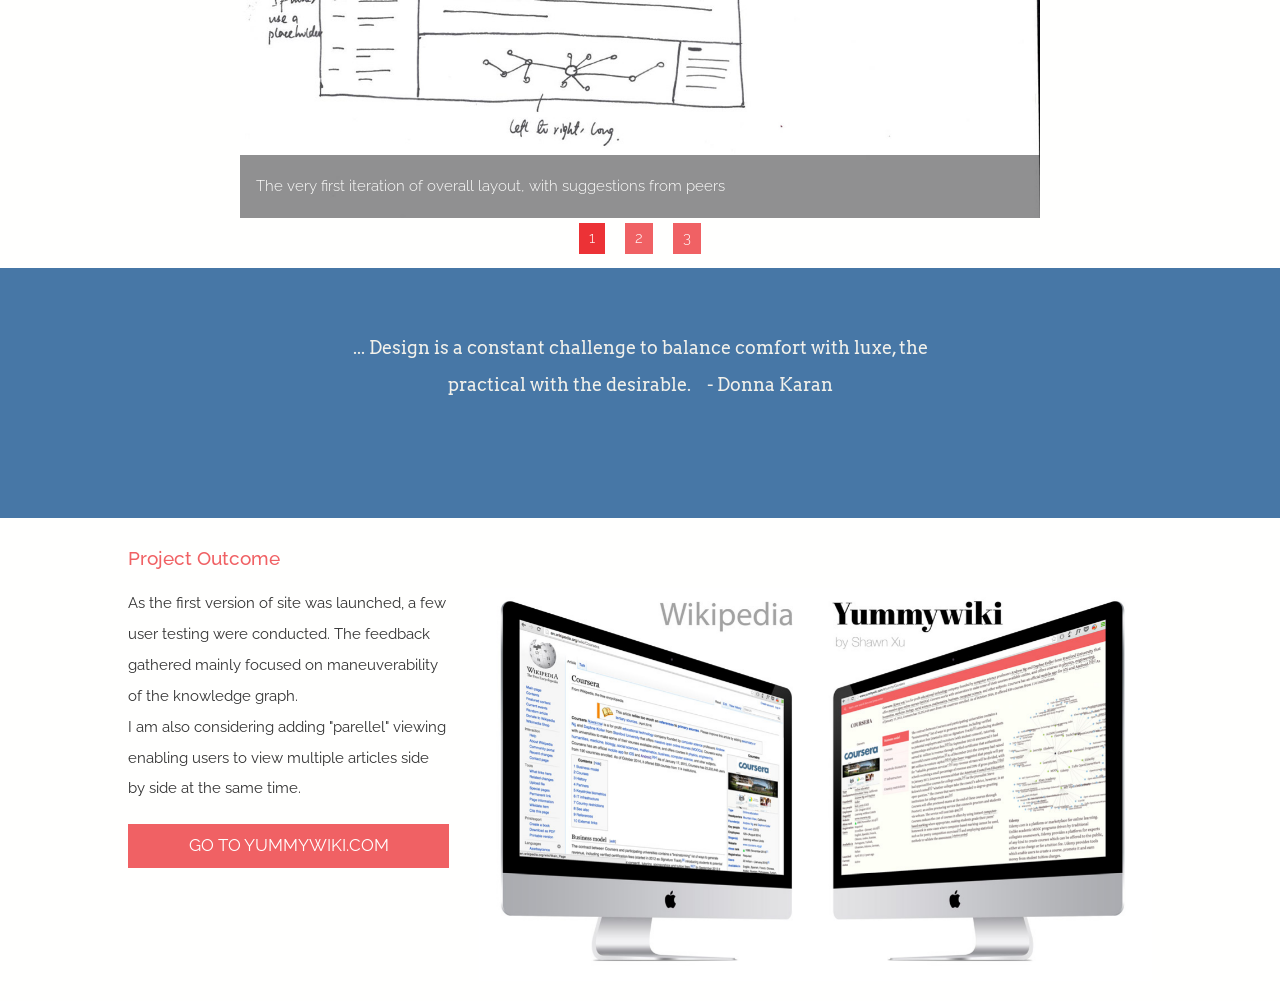
<file: projects/yummy.html>
<!DOCTYPE html>
<html lang="en">
	<head>
		<meta charset="UTF-8">
		<meta name="viewport" content="width=device-width, initial-scale=1">
		<title>Shawn Xu | Yummywiki </title>
		<link href='http://fonts.googleapis.com/css?family=Montserrat:400,700' rel='stylesheet' type='text/css'>
		<link href='http://fonts.googleapis.com/css?family=Niconne' rel='stylesheet' type='text/css'>
		<link href='http://fonts.googleapis.com/css?family=Arvo' rel='stylesheet' type='text/css'>
		<link href='http://fonts.googleapis.com/css?family=Roboto+Slab:300,400' rel='stylesheet' type='text/css'>
		<link href='http://fonts.googleapis.com/css?family=Raleway:700,300' rel='stylesheet' type='text/css'>

		<!-- Core lib CSS -->
		<link rel="stylesheet" href="../libs/bootstrap/css/bootstrap.css">
		<link rel="stylesheet" href="../libs/fontawesome/css/font-awesome.css">
		<link rel="stylesheet" href="../libs/animate/animate.css">
		<link rel="stylesheet" href="../libs/basic-slider/bjqs.css">

		<!-- Custom CSS styles -->
		<link href="../css/main.css" rel="stylesheet">
	</head>

	<body>
	<div class="header">
		<div class="nav-padding float-left no-mobile">
		</div>

		<div class="nav-item border-left float-left">
			<a class="no-mobile" href="../#projects-position">PROJECTS</a>
			<a href="../#projects-position"><img class="no-desktop" src="../img/icons/projects.png"></a>
		</div>

		<div class="nav-item border-left border-right float-left">
			<a class="no-mobile" href="../#skills-position">SKILLS</a>
			<a href="../#skills-position"><img class="no-desktop" src="../img/icons/skills.png"></a>
		</div>

		<div id="nav-center-icon" class="yummy-background">
			<a href="../index.html"><img src="../img/triango-logo-projects.png"></a>
		</div>

		<div class="nav-padding float-right no-mobile">
		</div>

		<div class="nav-item border-right float-right">
			<a class="no-mobile" href="../#about-position">ABOUT</a>
			<a href="../#about-position"><img class="no-desktop" src="../img/icons/about.png"></a>
		</div>

		<div class="nav-item border-right float-right">
			<a class="no-mobile" href="../#garage-position">GARAGE</a>
			<a href="../#garage-position"><img class="no-desktop" src="../img/icons/garage.png"></a>
		</div>
	</div>


	<div class="promo-full-image yummy-background" id="yummy-promo">
		<img src="../img/projects/yummy/yummy-logo.png" class="promo-logo animated fadeInDown" id="yummy-logo">
		<div class="promo-description">
			<p>A WIKIPEDIA REDESIGN</p>
		</div>
	</div>

	<!-- <div class="problem-statement" id="yummy-problem">
		<p>EMT: Emergency medical technician.<br>
		They save millions every year, out of passion and compassion.<br>
		Hardly anyone remembers or thanks them.</p>
	</div> -->

	<div class="project-brief row">
		<div class="project-brief-content col-sm-6" id="yummy-brief-content">
			<h5 class="weight-400" id="yummy-brief-title">Project Overview</h5>
			<p class="weight-300">
				Yummywiki is everything Wikipedia - but cleaner and smarter. Apart from a different layout system and varied color schemes, Yummywiki has implemented two additional functions: wiki toolbar, and knowledge graph. <br><br>
				<b>Date:</b> November 2014<br>
				<b>Duration:</b> 2 weeks<br>
				<b>Team:</b> Shawn Xu<br>
				<b>Role:</b> Design and implementation
			</p>
		</div>

		<div class="project-brief-image col-sm-6">
			<img id="yummy-project-brief-image" src="../img/projects/yummy/yummy-overview.jpg">
		</div>
	</div>

	<div class="project-figures" id="yummy-figures">
		<h1>{ 15 }</h1>
		<p>The number of tools used to design and hack Yummywiki</p>
	</div>

	<div class="project-process" id="yummy-process">
		<div class="project-step grey-alter-1">
			<div class="step-header">
				<h5 class="weight-400">Process showcase</h5>
			</div>
			<div class="step-content col-sm-12">
				<p class="step-content-description">The project took a very agile approach, where designing and programming interweave in many of the iterations. The overall flow was: laying out the main pages (multiple iterations) -> building parser for Wikipedia -> designing and writing knowledge graph -> designing and writing wiki toolbar -> minor fixes </p>
				<div id="yummy-process-slider">
					<ul class="bjqs">
						<li class="bjqs-slide">
							<img src="../img/projects/yummy/process-1.jpg">
							<p class="bjqs-caption">The very first iteration of overall layout, with suggestions from peers</p>
						</li>
						<li class="bjqs-slide">
							<img src="../img/projects/yummy/process-2.jpg">
							<p class="bjqs-caption">Final, implemented iteration of site layout, with a few specifications</p>
						</li>
						<li class="bjqs-slide">
							<img src="../img/projects/yummy/process-3.jpg">
							<p class="bjqs-caption">Programmatic flow for using the website</p>
						</li>
					</ul>
				</div>
			</div>
		</div>
		
	</div>

	<div class="project-quote" id="yummy-project-quote">
		<p>... Design is a constant challenge to balance comfort with luxe, the practical with the desirable.&nbsp;&nbsp;&nbsp; - Donna Karan</p>
	</div>

	<div class="project-outcome" id="yummy-project-outcome">
		<h5>Project Outcome</h5>
		<div class="row">
		<div class="col-sm-4">
			<p>As the first version of site was launched, a few user testing were conducted. The feedback gathered mainly focused on maneuverability of the knowledge graph.<br>
			I am also considering adding "parellel" viewing enabling users to view multiple articles side by side at the same time.</p>
			<a href="http://www.yummywiki.com" target="_blank">Go to yummywiki.com</a>
		</div>
		<img id="yummy-outcome-perspective" class="col-sm-8" src="../img/projects/yummy/yummy-outcome.jpg">
	</div>

	<!-- Google Analytics -->
		<script>
			(function(i,s,o,g,r,a,m){i['GoogleAnalyticsObject']=r;i[r]=i[r]||function(){
			(i[r].q=i[r].q||[]).push(arguments)},i[r].l=1*new Date();a=s.createElement(o),
			m=s.getElementsByTagName(o)[0];a.async=1;a.src=g;m.parentNode.insertBefore(a,m)
			})(window,document,'script','//www.google-analytics.com/analytics.js','ga');

			ga('create', 'UA-60182820-1', 'auto');
			ga('send', 'pageview');
		</script>

	 <!-- jQuery (necessary for Bootstrap's JavaScript plugins) -->
	    <script src="../libs/jquery/jquery-1.11.2.js"></script>
	    <!-- Include all compiled plugins (below), or include individual files as needed -->
	    <script src="../libs/bootstrap/js/bootstrap.js"></script>
	    <script src="../libs/tweenmax/tweenmax.js"></script>
	    <script src="../libs/scrollmagic/jquery.scrollmagic.js"></script>
	    <script src="../libs/scrollmagic/jquery.scrollmagic.debug.js"></script>
        <script type="text/javascript" src="../libs/jssor/jssor.js"></script>
	    <script type="text/javascript" src="../libs/jssor/jssor.slider.js"></script>
	    <script src="../libs/basic-slider/js/bjqs-1.3.js"></script>
	    <script src="../js/yummy.js"></script>
	</body>
</html>
</file>
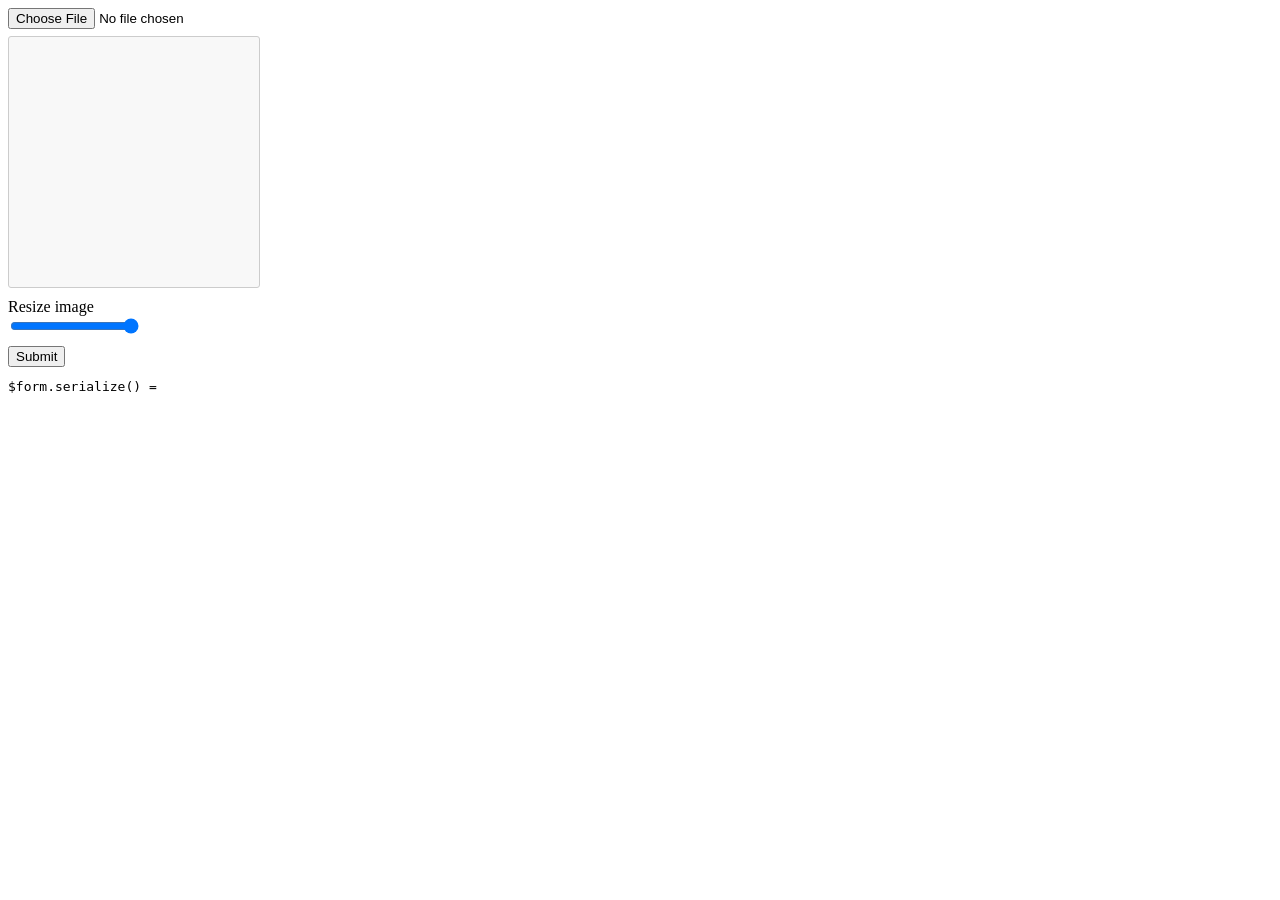
<file: ascend/test/form.html>
<!DOCTYPE html>
<html>
  <head>
    <title>cropit</title>
    <script src="http://ajax.googleapis.com/ajax/libs/jquery/2.0.0/jquery.min.js"></script>
    <script src="jquery.cropit.js"></script>

    <style>
      .cropit-preview {
        background-color: #f8f8f8;
        background-size: cover;
        border: 1px solid #ccc;
        border-radius: 3px;
        margin-top: 7px;
        width: 250px;
        height: 250px;
      }

      .cropit-preview-image-container {
        cursor: move;
      }

      .image-size-label {
        margin-top: 10px;
      }

      input {
        display: block;
      }

      button[type="submit"] {
        margin-top: 10px;
      }

      #result {
        margin-top: 10px;
        width: 900px;
      }

      #result-data {
        display: block;
        overflow: hidden;
        white-space: nowrap;
        text-overflow: ellipsis;
        word-wrap: break-word;
      }
    </style>
  </head>
  <body>
    <form action="#">
      <div class="image-editor">
        <input type="file" class="cropit-image-input">
        <div class="cropit-preview"></div>
        <div class="image-size-label">
          Resize image
        </div>
        <input type="range" class="cropit-image-zoom-input">
        <input type="hidden" name="image-data" class="hidden-image-data" />
        <button type="submit">Submit</button>
      </div>
    </form>

    <div id="result">
      <code>$form.serialize() =</code>
      <code id="result-data"></code>
    </div>

    <script>
      $(function() {
        $('.image-editor').cropit();

        $('form').submit(function() {
          // Move cropped image data to hidden input
          var imageData = $('.image-editor').cropit('export');
          $('.hidden-image-data').val(imageData);

          // Print HTTP request params
          var formValue = $(this).serialize();
          $('#result-data').text(formValue);

          // Prevent the form from actually submitting
          return false;
        });
      });
    </script>
  </body>
</html>
</file>
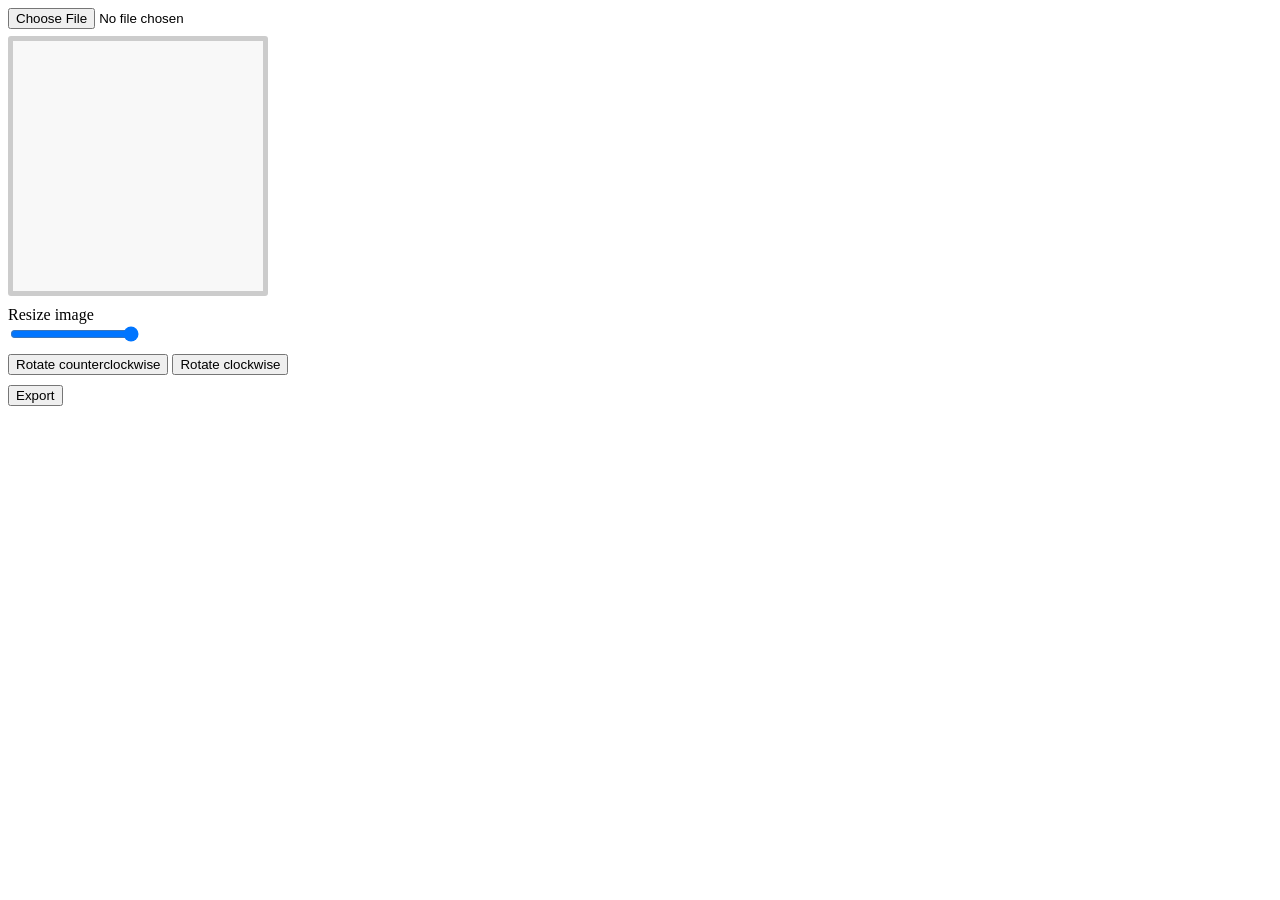
<file: ascend/test/image-background.html>
<!DOCTYPE html>
<html>
  <head>
    <title>cropit</title>
    <script src="http://ajax.googleapis.com/ajax/libs/jquery/2.0.0/jquery.min.js"></script>
    <script src="jquery.cropit.js"></script>

    <style>
      .cropit-preview {
        background-color: #f8f8f8;
        background-size: cover;
        border: 5px solid #ccc;
        border-radius: 3px;
        margin-top: 7px;
        width: 250px;
        height: 250px;
      }

      .cropit-preview-image-container {
        cursor: move;
      }

      .cropit-preview-background {
        opacity: .2;
        cursor: auto;
      }

      .image-size-label {
        margin-top: 10px;
      }

      input, .export {
        /* Use relative position to prevent from being covered by image background */
        position: relative;
        z-index: 10;
        display: block;
      }

      button {
        margin-top: 10px;
      }
    </style>
  </head>
  <body>
    <div class="image-editor">
      <input type="file" class="cropit-image-input">
      <div class="cropit-preview"></div>
      <div class="image-size-label">
        Resize image
      </div>
      <input type="range" class="cropit-image-zoom-input">
      <button class="rotate-ccw">Rotate counterclockwise</button>
      <button class="rotate-cw">Rotate clockwise</button>

      <button class="export">Export</button>
    </div>

    <script>
      $(function() {
        $('.image-editor').cropit({
          exportZoom: 1.25,
          imageBackground: true,
          imageBackgroundBorderWidth: 20,
          imageState: {
            src: 'http://lorempixel.com/500/400/',
          },
        });

        $('.rotate-cw').click(function() {
          $('.image-editor').cropit('rotateCW');
        });
        $('.rotate-ccw').click(function() {
          $('.image-editor').cropit('rotateCCW');
        });

        $('.export').click(function() {
          var imageData = $('.image-editor').cropit('export');
          window.open(imageData);
        });
      });
    </script>
  </body>
</html>
</file>
<file: css/main.css>
.center {
  text-align: center;
}
.right-aligned {
  text-align: right;
}
.weight-400 {
  font-weight: 400;
}
.weight-300 {
  font-weight: 300;
}
.link-inherit-color:link,
.link-inherit-color:visited {
  color: inherit;
}
.vertical-center {
  position: relative;
  top: 50%;
  transform: translateY(-50%);
}
.absolute-center {
  position: absolute;
  margin: auto;
  left: 0;
  right: 0;
  top: 0;
  bottom: 0;
}
.no-margin {
  margin: 0;
}
.float-left {
  float: left;
}
.float-right {
  float: right;
}
.script-font {
  font-family: 'Niconne', 'Cosmic Sans', 'Georgia', serif;
}
@media (max-width: 420px) {
  .no-mobile {
    display: none !important;
  }
}
.no-desktop {
  display: none;
}
@media (max-width: 420px) {
  .no-desktop {
    display: inline-block;
  }
}
.larger-1 {
  font-size: 1.2em;
}
.larger-2 {
  font-size: 1.4em;
}
.larger-3 {
  font-size: 1.6em;
}
.blurred-15 {
  -webkit-filter: blur(10px);
  -moz-filter: blur(10px);
  -o-filter: blur(10px);
  -ms-filter: blur(10px);
  filter: blur(10px);
}
.hero {
  height: 800px;
  top: -50px;
  background-color: #f2f1eb;
  overflow: hidden;
  z-index: 1;
}
@media (max-width: 420px) {
  .hero {
    height: 548px;
  }
}
.hero-heading {
  color: #72726f;
  margin-top: 120px;
  position: relative;
}
@media (max-width: 420px) {
  .hero-heading {
    margin-top: 80px;
  }
}
.name-and-contact {
  margin-top: 50px;
  position: relative;
}
.name-and-contact #my-name {
  color: #bcbcb3;
  font-weight: 700;
  margin-bottom: 10px;
}
.name-and-contact .social-icons {
  font-size: 1.5em;
  color: #d3d3cb;
}
.name-and-contact .social-icons a {
  margin-left: 3px;
  margin-right: 3px;
}
.name-and-contact .social-icons a:link,
.name-and-contact .social-icons a:visited {
  color: inherit;
}
.name-and-contact:before {
  content: '';
  display: block;
  width: 60%;
  height: 35px;
  border-top: 1px solid #d6d6c9;
  position: relative;
  left: 20%;
}
@media (max-width: 420px) {
  .name-and-contact:before {
    width: 70%;
    left: 15%;
  }
}
.name-and-contact:after {
  content: '';
  display: block;
  width: 60%;
  height: 30px;
  border-bottom: 1px solid #d6d6c9;
  position: relative;
  left: 20%;
}
@media (max-width: 420px) {
  .name-and-contact:after {
    width: 70%;
    left: 15%;
  }
}
.my-approach {
  margin-top: 50px;
}
.my-approach img {
  width: 80%;
  max-width: 525px;
}
html,
body {
  font-size: 14px;
  font-family: 'Montserrat', 'Lucida Sans Unicode', 'Arial Black', sans-serif;
  background-color: #414141;
  overflow-x: hidden;
}
h1,
.h1 {
  font-size: 42px;
  font-weight: 700;
  margin: 0;
}
h2,
.h2 {
  font-size: 35px;
  font-weight: 700;
  margin: 0;
}
h3,
.h3 {
  font-size: 28px;
  margin: 0;
}
h4,
.h4 {
  font-size: 21px;
  margin: 0;
}
h5,
.h5 {
  font-size: 18.662px;
  margin: 0;
}
@media (max-width: 420px) {
  html,
  body {
    font-size: 11.2px;
  }
  h1,
  .h1 {
    font-size: 25.2px;
  }
  h2,
  .h2 {
    font-size: 21px;
  }
  h3,
  .h3 {
    font-size: 16.8px;
  }
  h4,
  .h4 {
    font-size: 12.6px;
  }
  h5,
  .h5 {
    font-size: 11.1972px;
  }
}
.title,
.subtitle {
  text-align: center;
}
.red {
  color: #ea997d;
}
.yellow {
  color: #ffd685;
}
.green {
  color: #8eefb5;
}
.blue {
  color: #88dfed;
}
.header {
  height: 50px;
  z-index: 10;
  position: absolute;
  width: 100%;
}
@media (max-width: 420px) {
  .header {
    padding: 0;
  }
}
.nav-padding {
  width: 24%;
  height: 100%;
  border-bottom: 1px solid #d6d6c9;
  background-color: white;
}
.nav-item {
  width: 12%;
  height: 100%;
  text-align: center;
  border-bottom: 1px solid #d6d6c9;
  position: relative;
  background-color: white;
}
.nav-item p {
  color: #bcbcb3;
  margin: 0;
  font-weight: 700;
  position: relative;
  top: 50%;
  transform: translateY(-50%);
}
.nav-item a {
  color: #bcbcb3;
  margin: 0;
  font-weight: 700;
  position: relative;
  top: 50%;
  transform: translateY(-50%);
  display: block;
}
.nav-item a:hover {
  text-decoration: none;
}
.nav-item img {
  width: 40%;
  position: absolute;
  margin: auto;
  left: 0;
  right: 0;
  top: 0;
  bottom: 0;
}
@media (max-width: 420px) {
  .nav-item {
    width: 20%;
  }
}
#nav-center-icon {
  width: 4%;
  float: left;
  height: 100%;
  text-align: center;
}
#nav-center-icon img {
  width: 70%;
  top: 9px;
  position: relative;
}
@media (max-width: 420px) {
  #nav-center-icon img {
    width: 50%;
    top: 10px;
  }
}
@media (max-width: 420px) {
  #nav-center-icon {
    width: 20%;
  }
}
.border-left {
  border-left: 1px solid #ede8df;
}
.border-right {
  border-right: 1px solid #ede8df;
}
.separator {
  height: 200px;
  text-align: center;
  overflow: hidden;
  padding-top: 50px;
  color: #f2f1eb;
}
@media (max-width: 420px) {
  .separator {
    height: 150px;
    padding-top: 50px;
  }
}
.separator h3 {
  margin-top: 20px;
}
#separator-projects {
  background-color: #626270;
}
#separator-garage {
  background-color: #d47479;
}
#separator-about {
  height: 170px;
}
.projects-section {
  background-color: #626270;
  padding-bottom: 50px;
}
.skills-section {
  height: 500px;
  background-color: #81CCCA;
  position: relative;
  overflow: hidden;
  text-align: center;
  color: #f2f1eb;
}
.skills-section h2 {
  margin-top: 40px;
}
.skills-section #bricks {
  position: absolute;
  bottom: 0;
  left: 0;
}
.skills-section #mario-playground {
  max-width: 1080px;
  height: 500px;
  overflow: hidden;
  position: relative;
  margin: 0 auto;
  left: 0;
}
@media (max-width: 420px) {
  .skills-section #mario-playground {
    overflow: visible;
  }
}
.skills-section #mario-playground #shawn-animated {
  position: absolute;
  width: 64px;
  left: 10px;
  bottom: 135px;
}
.skills-section #mario-playground .question-block {
  position: absolute;
  bottom: 325px;
  width: 48px;
}
.skills-section #mario-playground #qblock1 {
  left: 45px;
}
.skills-section #mario-playground #qblock2 {
  left: 110px;
}
.skills-section #mario-playground #qblock3 {
  left: 175px;
}
.skills-section #mario-playground #cloud {
  position: absolute;
  bottom: 425px;
  width: 110px;
  left: 90px;
}
.skills-section #mario-playground .design-icons {
  position: absolute;
  bottom: 375px;
  width: 40px;
  display: none;
}
.skills-section #mario-playground #illustrator {
  left: 48px;
}
.skills-section #mario-playground #photoshop {
  left: 114px;
}
.skills-section #mario-playground #indesign {
  left: 178px;
}
.skills-section #mario-playground #sketch {
  bottom: 430px;
  left: 122px;
}
.skills-section #mario-playground .tube-with-flower {
  position: absolute;
  bottom: 134px;
  width: 96px;
}
.skills-section #mario-playground #tflower1 {
  left: 325px;
}
.skills-section #mario-playground #tflower2 {
  left: 425px;
}
.skills-section #mario-playground #tflower3 {
  left: 525px;
}
.skills-section #mario-playground .fireball {
  position: absolute;
  bottom: 240px;
  width: 32px;
  display: none;
}
.skills-section #mario-playground #fireball1 {
  left: 318px;
}
.skills-section #mario-playground #fireball2 {
  left: 418px;
}
.skills-section #mario-playground #fireball3 {
  left: 518px;
}
.skills-section #mario-playground .styling-icons {
  position: absolute;
  bottom: 142px;
  width: 36px;
  display: none;
}
.skills-section #mario-playground #html5 {
  left: 355px;
}
.skills-section #mario-playground #css3 {
  left: 455px;
}
.skills-section #mario-playground #jquery {
  width: 33px;
  left: 557px;
  bottom: 144px;
}
.skills-section #mario-playground .frontend-icons {
  position: absolute;
}
.skills-section #mario-playground #flagpole {
  width: 64px;
  bottom: 127px;
  left: 710px;
}
.skills-section #mario-playground #flag {
  width: 36px;
  bottom: 350px;
  left: 710px;
}
.skills-section #mario-playground #angular {
  width: 36px;
  left: 700px;
  bottom: 300px;
  display: none;
}
.skills-section #mario-playground #meteor {
  width: 36px;
  left: 753px;
  bottom: 300px;
  display: none;
}
.skills-section #mario-playground .backend-icons {
  position: absolute;
  width: 36px;
  display: none;
}
.skills-section #mario-playground #castle {
  width: 200px;
  bottom: 124px;
  left: 850px;
  display: block;
}
.skills-section #mario-playground #django {
  bottom: 320px;
  left: 890px;
}
.skills-section #mario-playground #node {
  bottom: 360px;
  left: 930px;
}
.skills-section #mario-playground #flask {
  bottom: 320px;
  left: 970px;
}
.garage-section {
  height: 600px;
  background-color: #D47479;
  padding: 0 25% 0 25%;
}
@media (max-width: 420px) {
  .garage-section {
    height: 500px;
    padding: 0 5% 0 5%;
  }
}
.garage-section .garage-category {
  margin-top: 20px;
  width: 100%;
  overflow: hidden;
}
.garage-section .garage-category .garage-category-set {
  margin: 0 7% 0 7%;
  width: 11%;
  float: left;
  text-align: center;
  color: #f2f1eb;
  font-size: 0.8em;
}
.garage-section .garage-category .garage-category-set img {
  width: 85%;
}
.garage-section .garage-category .garage-category-set p {
  text-transform: uppercase;
  margin-top: 5px;
}
@media (max-width: 420px) {
  .garage-section .garage-category .garage-category-set {
    margin: 0 5% 0 5%;
    width: 15%;
  }
}
.garage-section #enter-garage {
  display: block;
  margin: 60px 7% 0 7%;
  background-color: #9B515E;
  color: #f2f1eb;
  width: 84%;
  text-transform: uppercase;
  text-align: center;
  height: 50px;
}
.garage-section #enter-garage p {
  position: relative;
  top: 50%;
  transform: translateY(-50%);
}
@media (max-width: 420px) {
  .garage-section #enter-garage {
    margin: 60px 5% 0 5%;
    width: 90%;
  }
}
.garage-section #enter-garage:hover {
  text-decoration: none;
  background-color: #8a4854;
}
.garage-section .garage-gallery {
  margin: 20px 7% 0 7%;
  width: 84%;
}
.garage-section .garage-gallery img {
  float: left;
  width: 20%;
}
.about-section {
  background-image: url("../img/shawn-profile/shawn-profile.png");
  background-size: 100% auto;
  background-repeat: no-repeat;
  background-position: center;
  padding: 0 10% 0 10%;
  height: 600px;
}
@media (max-width: 420px) {
  .about-section {
    padding: 0 10% 0 10%;
    height: 300px;
    background-size: auto 100%;
  }
}
.about-section .self-introduction {
  color: #D1CBBF;
  font-weight: 300;
  line-height: 2;
}
.about-section .self-introduction .about-item {
  margin-bottom: 10px;
}
.about-section .self-introduction .about-item .about-heading {
  background-color: rgba(20, 20, 20, 0.6);
  padding: 10px;
  text-align: center;
}
.about-section .self-introduction .about-item .about-detail {
  color: #9D9B94;
}
.about-section .self-introduction .about-resume {
  color: inherit;
  background-color: rgba(240, 239, 239, 0.09);
  padding: 10px;
  text-align: center;
  display: block;
}
.about-section .self-introduction .about-resume:hover {
  text-decoration: none;
}
.mago-background {
  background-color: #db4658 !important;
}
.magpie-background {
  background-color: #fc9469 !important;
}
.barter-background {
  background-color: #4c98ba !important;
}
.mealforus-background {
  background-color: #ca6158 !important;
}
.stamp-background {
  background-color: #d7d7d7 !important;
}
.yummy-background {
  background-color: #f06164 !important;
}
.focalspace-background {
  background-color: #536986 !important;
}
ul {
  list-style-position: inside;
  padding-left: 0;
}
.promo {
  height: 350px;
  background-color: #F2C28D;
  padding: 100px 15% 0;
}
.promo .promo-text {
  width: 60%;
}
.promo-full-image {
  height: 450px;
  background-color: #F2C28D;
  text-align: center;
  position: relative;
  padding-top: 325px;
}
.promo-full-image#magpie-promo {
  padding-top: 300px;
}
.promo-full-image#barter-promo {
  background-color: #4c98ba;
  background: -webkit-gradient(linear, left top, left bottom, from(#4c98ba), to(#224e74));
  background: -webkit-linear-gradient(top, #4c98ba, #224e74);
  background: -moz-linear-gradient(top, #4c98ba, #224e74);
  background: -ms-linear-gradient(top, #4c98ba, #224e74);
  background: -o-linear-gradient(top, #4c98ba, #224e74);
  padding-top: 250px;
}
.promo-full-image#barter-promo #barter-stock-background {
  position: absolute;
  margin: auto;
  left: 0;
  right: 0;
  top: 0;
  bottom: 0;
  width: 50%;
  height: auto;
  opacity: 0.1;
}
.promo-full-image#mealforus-promo {
  padding-top: 250px;
}
.promo-full-image#stamp-promo {
  padding-top: 250px;
}
.promo-full-image#stamp-promo p {
  color: black;
}
.promo-full-image#yummy-promo {
  padding-top: 280px;
}
.promo-full-image#focalspace-promo {
  padding-top: 240px;
}
@media (max-width: 420px) {
  .promo-full-image {
    height: 200px;
    padding-top: 150px;
  }
}
.promo-full-image .promo-logo {
  position: absolute;
  top: 30%;
  left: 42.5%;
  width: 15%;
}
@media (max-width: 420px) {
  .promo-full-image .promo-logo {
    width: 30%;
    left: 35%;
  }
}
.promo-full-image .promo-logo#magpie-logo {
  top: 25%;
}
.promo-full-image .promo-logo#mealforus-logo {
  top: 25%;
  width: 10%;
  left: 45%;
}
.promo-full-image .promo-logo#stamp-logo {
  top: 33%;
  width: 30%;
  left: 35%;
}
.promo-full-image .promo-logo#yummy-logo {
  top: 25%;
}
.promo-full-image .promo-logo#focalspace-logo {
  width: 20%;
  left: 40%;
}
.promo-full-image .promo-description {
  position: relative;
  text-align: center;
  color: #FFFFFE;
}
.promo-full-image .promo-description a {
  color: #FFFFFE;
}
.promo-full-image .promo-description a:hover {
  color: #ffffcb;
  text-decoration: none;
}
.problem-statement {
  min-height: 250px;
  background-color: #782C2C;
  background-size: cover;
  background-repeat: no-repeat;
  padding: 0 25%;
  text-align: center;
  color: #f2f1eb;
  position: relative;
}
@media (max-width: 420px) {
  .problem-statement {
    padding: 0 5%;
  }
}
.problem-statement#mago-problem {
  background-image: url("../img/projects/mago/problem-background.jpg");
}
.problem-statement#magpie-problem {
  background-image: url("../img/projects/magpie/problem-background.jpg");
}
.problem-statement p {
  font-family: 'Arvo', 'Cosmic Sans', 'Georgia', cursive;
  font-size: 1.3em;
  line-height: 2;
  position: absolute;
  margin: auto;
  left: 0;
  right: 0;
  top: 0;
  bottom: 0;
  width: 50%;
  height: 50%;
}
@media (max-width: 420px) {
  .problem-statement p {
    font-size: 1.2em;
    width: 90%;
  }
}
.project-brief {
  background-color: #FFFFFE;
  font-family: 'Raleway', Arial, serif;
  color: #565656;
  margin: 0 auto;
  position: relative;
}
.project-brief .project-brief-content {
  min-height: 500px;
  padding: 60px 10% 0 10%;
  line-height: 1.5;
}
.project-brief .project-brief-content h5 {
  margin-bottom: 20px;
  color: #db4658;
}
.project-brief .project-brief-content p {
  font-size: 1.1em;
  line-height: 2;
}
@media (max-width: 420px) {
  .project-brief .project-brief-content {
    padding: 40px 10% 0 10%;
    min-height: 400px;
  }
}
.project-brief .project-brief-content#stamp-brief-content {
  min-height: 300px;
}
.project-brief #magpie-brief-title {
  color: #fc9469;
}
.project-brief #barter-brief-title {
  color: #4c98ba;
}
.project-brief #barter-overview-background {
  position: absolute;
  margin: auto;
  left: 0;
  right: 0;
  top: 0;
  bottom: 0;
  opacity: 0.3;
}
.project-brief #mealforus-brief-title {
  color: #ca6158;
}
.project-brief #stamp-brief-title {
  color: #C4251F;
}
.project-brief #focalspace-brief-title {
  color: #536986;
}
.project-brief#focalspace-project-brief {
  overflow: hidden;
}
.project-brief .project-brief-image {
  height: 500px;
  overflow: hidden;
  padding: 0;
}
.project-brief .project-brief-image img {
  width: 100%;
  position: absolute;
  margin: auto;
  left: 0;
  right: 0;
  top: 0;
  bottom: 0;
}
@media (max-width: 420px) {
  .project-brief .project-brief-image {
    height: 300px;
  }
  .project-brief .project-brief-image#magpie-project-brief-image {
    height: 250px;
  }
}
.project-brief .project-brief-image#mago-project-brief-image {
  background-color: #F46B60;
}
.project-brief .project-brief-image#magpie-project-brief-image {
  background-color: #B9EBF4;
}
.project-brief .project-brief-image #mealforus-project-brief-image {
  height: 500px;
  width: auto;
}
.project-brief .project-brief-image #stamp-project-brief-image {
  height: 500px;
  width: auto;
}
.project-brief .project-brief-image #focalspace-project-brief-video {
  position: absolute;
  margin: auto;
  left: 0;
  right: 0;
  top: 0;
  bottom: 0;
}
.project-figures {
  height: 200px;
  background-size: 100% auto;
  background-repeat: no-repeat;
  color: #FFFFFE;
  text-align: center;
  padding-top: 50px;
  font-family: 'Arvo', 'Cosmic Sans', 'Georgia', cursive;
}
@media (max-width: 420px) {
  .project-figures {
    background-size: cover;
    background-position: 50%;
  }
}
.project-figures#mago-figures {
  background-image: url("../img/projects/mago/mago-figures.jpg");
}
.project-figures#magpie-figures {
  background-color: #9be2ca;
}
.project-figures#barter-figures {
  background-image: url("../img/projects/barter/barter-figures.jpg");
}
.project-figures#mealforus-figures {
  background-color: #F5C773;
}
.project-figures#stamp-figures {
  background-image: url("../img/projects/stamp/stamp-figures.jpg");
}
.project-figures#yummy-figures {
  background-color: #C3CD55;
}
.project-figures#focalspace-figures {
  background-color: #847367;
}
.project-figures h1 {
  margin-bottom: 20px;
}
.project-figures p {
  font-size: 1.3em;
}
.project-process {
  font-family: 'Raleway', Arial, serif;
}
.project-process .project-step {
  overflow: hidden;
  padding: 0 10% 0 10%;
}
.project-process .project-step .step-header {
  padding: 30px 0 10px 0;
  margin-bottom: 10px;
  clear: left;
  color: #db4658;
}
.project-process .project-step .step-content {
  font-weight: 300;
  text-align: left;
  margin-bottom: 30px;
  padding: 0;
  font-size: 1.1em;
  line-height: 2;
}
.project-process .project-step .step-content p {
  margin-bottom: 10;
}
.project-process .project-step .step-content#magpie-ideation-content,
.project-process .project-step .step-content#magpie-flow-content,
.project-process .project-step .step-content#magpie-digital-content {
  margin-bottom: 50px;
}
.project-process .project-step .step-content#magpie-digital-content {
  margin: 0;
}
.project-process .project-step .step-content#magpie-digital-content .row {
  margin: 0 auto;
}
.project-process .project-step .step-content#magpie-digital-content img {
  width: 100%;
}
.project-process .project-step .step-content#magpie-digital-content .col-sm-6 {
  padding: 10px 30px;
  background-color: #E7E7E1;
}
.project-process .project-step .step-content#magpie-digital-content .col-sm-6 .col-xs-7 {
  margin-bottom: 10px;
}
.project-process .project-step .step-content#magpie-digital-content .magpie-digital-content-panel-1 {
  border-right: 5px solid #EFEFE9;
}
.project-process .project-step .step-content#magpie-digital-content .magpie-digital-content-panel-2 {
  border-left: 5px solid #EFEFE9;
}
.project-process .project-step .step-content#magpie-digital-content .magpie-digital-content-panel-description {
  font-size: 0.85em;
  color: #717171;
}
.project-process .project-step .step-content#magpie-digital-content .magpie-digital-1 {
  opacity: 0;
}
.project-process .project-step .step-content#magpie-digital-content .magpie-digital-2 {
  opacity: 0;
}
.project-process .project-step .step-photo img {
  width: 100%;
}
@media (max-width: 420px) {
  .project-process .project-step .step-photo {
    padding: 0;
  }
}
.project-process .project-step .bjqs-caption {
  background-color: rgba(35, 35, 36, 0.5);
  color: #FFFFFE;
  width: 100%;
}
.project-process .project-step #magpie-ideation-slider {
  margin: 0 auto;
  margin-top: 10px;
}
.project-process .project-step #magpie-ideation-slider .bjqs-markers li a {
  color: #FFFFFE;
  background-color: #A3C2F0;
  padding: 8px 10px;
  margin: 5px 10px;
  line-height: 1;
}
.project-process .project-step #magpie-ideation-slider .bjqs-markers li a:hover {
  text-decoration: none;
  background-color: #8db3ec;
}
.project-process .project-step #magpie-ideation-slider .bjqs-markers li.active-marker a {
  background-color: #8db3ec;
}
.project-process .project-step #magpie-ideation-slider .bjqs-controls li a {
  color: #FFFFFE;
  background-color: #A3C2F0;
  padding: 10px 10px;
  line-height: 1;
}
.project-process .project-step #magpie-ideation-slider .bjqs-controls li a:hover {
  text-decoration: none;
  background-color: #8db3ec;
}
.project-process .project-step #magpie-flow-slider {
  margin: 0 auto;
  margin-top: 10px;
}
.project-process .project-step #magpie-flow-slider .bjqs-markers li a {
  color: #FFFFFE;
  background-color: #F7C0A9;
  padding: 8px 10px;
  margin: 5px 10px;
  line-height: 1;
}
.project-process .project-step #magpie-flow-slider .bjqs-markers li a:hover {
  text-decoration: none;
  background-color: #f5af92;
}
.project-process .project-step #magpie-flow-slider .bjqs-markers li.active-marker a {
  background-color: #f5af92;
}
.project-process .project-step #magpie-flow-slider .bjqs-controls li a {
  color: #FFFFFE;
  background-color: #F7C0A9;
  padding: 10px 10px;
  line-height: 1;
}
.project-process .project-step #magpie-flow-slider .bjqs-controls li a:hover {
  text-decoration: none;
  background-color: #f5af92;
}
.project-process .grey-alter-1 {
  background-color: #FFFFFE;
}
.project-process .grey-alter-2 {
  background-color: #FAFAF7;
}
.project-process .grey-alter-2#stamp-grey-2 {
  background-color: #F8F8F8;
}
.project-process .grey-alter-3 {
  background-color: #F5F5F1;
}
.project-process .grey-alter-3#stamp-grey-3 {
  background-color: #F1F1F1;
}
.project-process .grey-alter-4 {
  background-color: #EFEFE9;
}
.project-process .grey-alter-4#stamp-grey-4 {
  background-color: #EBEBEB;
}
.project-process#magpie-process .step-header {
  color: #4ccba0;
}
.project-process#magpie-process .step-illustration .magpie-persona-figure {
  height: auto;
  max-width: 125px;
}
.project-process#magpie-process .step-illustration .roland-persona-item {
  text-align: center;
  padding: 5px 10px;
  background-color: #FFFFFE;
  color: #FFFFFE;
  border-radius: 1em;
}
.project-process#magpie-process .step-illustration .sharon-persona-item {
  text-align: center;
  padding: 5px 10px;
  background-color: #FFFFFE;
  color: #FFFFFE;
  border-radius: 1em;
}
.project-process#barter-process .step-header {
  color: #4c98ba;
}
.project-process#barter-process .step-content {
  margin-bottom: 50px;
}
.project-process#barter-process .step-content .step-content-description {
  margin-bottom: 10px;
}
.project-process#barter-process .step-content .bjqs-controls {
  display: none;
}
.project-process#barter-process .step-content .bjqs-markers li a {
  color: #FFFFFE;
  background-color: #4c98ba;
  padding: 8px 10px;
  margin: 5px 10px;
  line-height: 1;
}
.project-process#barter-process .step-content .bjqs-markers li a:hover {
  text-decoration: none;
  background-color: #428aab;
}
.project-process#barter-process .step-content .bjqs-markers li.active-marker a {
  background-color: #428aab;
}
.project-process#barter-process .step-content #barter-challenge-1-slider {
  margin: 0 auto;
}
.project-process#barter-process .step-content #barter-challenge-2-slider {
  margin: 0 auto;
}
.project-process#barter-process .step-content #barter-challenge-3-slider {
  margin: 0 auto;
}
.project-process#mealforus-process .step-header {
  color: #ca6158;
}
.project-process#mealforus-process .step-content {
  margin-bottom: 50px;
}
.project-process#mealforus-process .step-content .step-content-description {
  margin-bottom: 10px;
}
.project-process#mealforus-process .step-content .bjqs-markers li a {
  color: #FFFFFE;
  background-color: #ca6158;
  padding: 8px 10px;
  margin: 5px 10px;
  line-height: 1;
}
.project-process#mealforus-process .step-content .bjqs-markers li a:hover {
  text-decoration: none;
  background-color: #b5433a;
}
.project-process#mealforus-process .step-content .bjqs-markers li.active-marker a {
  background-color: #b5433a;
}
.project-process#mealforus-process .step-content .bjqs-controls li a {
  color: #FFFFFE;
  background-color: #ca6158;
  padding: 10px 10px;
  line-height: 1;
}
.project-process#mealforus-process .step-content .bjqs-controls li a:hover {
  text-decoration: none;
  background-color: #b5433a;
}
.project-process#mealforus-process .step-content #mealforus-sketch-slider {
  margin: 0 auto;
}
.project-process#mealforus-process .step-content #mealforus-sprint-slider {
  margin: 0 auto;
}
.project-process#stamp-process .step-header {
  color: #C4251F;
}
.project-process#stamp-process .step-content {
  margin-bottom: 50px;
}
.project-process#stamp-process .step-content .step-content-description {
  margin-bottom: 10px;
}
.project-process#stamp-process .step-content .bjqs-markers li a {
  color: #FFFFFE;
  background-color: #717171;
  padding: 8px 10px;
  margin: 5px 10px;
  line-height: 1;
}
.project-process#stamp-process .step-content .bjqs-markers li a:hover {
  text-decoration: none;
  background-color: #a4a4a4;
}
.project-process#stamp-process .step-content .bjqs-markers li.active-marker a {
  background-color: #a4a4a4;
}
.project-process#stamp-process .step-content .bjqs-controls li a {
  color: #FFFFFE;
  background-color: #717171;
  padding: 10px 10px;
  line-height: 1;
}
.project-process#stamp-process .step-content .bjqs-controls li a:hover {
  text-decoration: none;
  background-color: #a4a4a4;
}
.project-process#stamp-process .step-content #stamp-research-slider {
  margin: 0 auto;
}
.project-process#stamp-process .step-content #stamp-sketch-slider {
  margin: 0 auto;
}
.project-process#stamp-process .step-content #stamp-3d-slider {
  margin: 0 auto;
}
.project-process#stamp-process .step-content #stamp-fab-slider {
  margin: 0 auto;
}
.project-process#yummy-process .step-header {
  color: #f06164;
}
.project-process#yummy-process .step-content {
  margin-bottom: 50px;
}
.project-process#yummy-process .step-content .step-content-description {
  margin-bottom: 10px;
}
.project-process#yummy-process .step-content .bjqs-markers li a {
  color: #FFFFFE;
  background-color: #f06164;
  padding: 8px 10px;
  margin: 5px 10px;
  line-height: 1;
}
.project-process#yummy-process .step-content .bjqs-markers li a:hover {
  text-decoration: none;
  background-color: #ec3236;
}
.project-process#yummy-process .step-content .bjqs-markers li.active-marker a {
  background-color: #ec3236;
}
.project-process#yummy-process .step-content .bjqs-controls li a {
  color: #FFFFFE;
  background-color: #f06164;
  padding: 10px 10px;
  line-height: 1;
}
.project-process#yummy-process .step-content .bjqs-controls li a:hover {
  text-decoration: none;
  background-color: #ec3236;
}
.project-process#yummy-process .step-content #yummy-process-slider {
  margin: 0 auto;
}
.project-process#focalspace-process {
  overflow: hidden;
}
.project-process#focalspace-process .step-header {
  color: #536986;
}
.project-process#focalspace-process .step-content {
  margin-bottom: 50px;
}
.project-process#focalspace-process .step-content .step-content-description {
  margin-bottom: 10px;
}
.project-process#focalspace-process .step-content .bjqs-markers li a {
  color: #FFFFFE;
  background-color: #847367;
  padding: 8px 10px;
  margin: 5px 10px;
  line-height: 1;
}
.project-process#focalspace-process .step-content .bjqs-markers li a:hover {
  text-decoration: none;
  background-color: #675a51;
}
.project-process#focalspace-process .step-content .bjqs-markers li.active-marker a {
  background-color: #675a51;
}
.project-process#focalspace-process .step-content .bjqs-controls li a {
  color: #FFFFFE;
  background-color: #847367;
  padding: 10px 10px;
  line-height: 1;
}
.project-process#focalspace-process .step-content .bjqs-controls li a:hover {
  text-decoration: none;
  background-color: #675a51;
}
.project-process#focalspace-process .step-content #focalspace-layout-slider {
  margin: 0 auto;
}
.project-process#focalspace-process .step-content #focalspace-implementation-slider {
  margin: 0 auto;
}
.project-process#focalspace-process .step-content #focalspace-layer-image {
  position: relative;
  max-width: 600px;
  margin: 0 auto;
}
.project-process#focalspace-process .step-content #focalspace-layer-image img {
  height: auto;
  width: 100%;
}
.project-process#focalspace-process .step-content #focalspace-layer-image p {
  position: absolute;
  color: white;
  bottom: 0;
  padding: 2%;
  width: 100%;
  background-color: rgba(35, 35, 36, 0.5);
  display: block;
  margin: 0;
}
.project-quote {
  min-height: 250px;
  background-color: #782C2C;
  background-size: cover;
  background-repeat: no-repeat;
  padding: 0 25%;
  text-align: center;
  color: #f2f1eb;
  position: relative;
}
@media (max-width: 420px) {
  .project-quote {
    padding: 0 5%;
  }
}
.project-quote#mago-project-quote {
  background-image: url("../img/projects/mago/mago-quote.jpg");
}
.project-quote#magpie-project-quote {
  background-color: #E47979;
}
.project-quote#barter-project-quote {
  background-image: url("../img/projects/barter/barter-quote.jpg");
}
.project-quote#mealforus-project-quote {
  background-color: #496A8B;
}
.project-quote#stamp-project-quote {
  background-image: url("../img/projects/stamp/stamp-quote.jpg");
}
.project-quote#yummy-project-quote {
  background-color: #4777A6;
}
.project-quote#focalspace-project-quote {
  background-color: #50795A;
}
.project-quote p {
  font-family: 'Arvo', 'Cosmic Sans', 'Georgia', cursive;
  font-size: 1.3em;
  line-height: 2;
  position: absolute;
  margin: auto;
  left: 0;
  right: 0;
  top: 0;
  bottom: 0;
  width: 50%;
  height: 50%;
}
@media (max-width: 420px) {
  .project-quote p {
    font-size: 1.2em;
    width: 90%;
  }
}
.project-outcome {
  min-height: 425px;
  background-color: #FFFFFE;
  padding: 30px 10% 0 10%;
  font-family: 'Raleway', Arial, serif;
  padding-bottom: 20px;
}
.project-outcome h5 {
  margin-bottom: 20px;
  color: #db4658;
}
.project-outcome p {
  font-size: 1.1em;
  line-height: 2;
}
.project-outcome#magpie-project-outcome h5 {
  color: #4ccba0;
}
.project-outcome#magpie-project-outcome #magpie-outcome-perspective {
  width: 100%;
  margin-bottom: 10px;
}
.project-outcome#magpie-project-outcome a {
  font-size: 1.2em;
  width: 100%;
  display: block;
  padding: 10px 20px;
  text-align: center;
  background-color: #F5956D;
  color: #FFFFFE;
  text-transform: uppercase;
}
.project-outcome#magpie-project-outcome a:hover {
  text-decoration: none;
  background-color: #f8b89d;
}
.project-outcome#barter-project-outcome {
  min-height: 300px;
}
.project-outcome#barter-project-outcome h5 {
  color: #4c98ba;
}
.project-outcome#barter-project-outcome a {
  margin-top: 20px;
  font-size: 1.2em;
  width: 100%;
  display: block;
  padding: 10px 20px;
  text-align: center;
  background-color: #4c98ba;
  color: #FFFFFE;
  text-transform: uppercase;
}
.project-outcome#barter-project-outcome a:hover {
  text-decoration: none;
  background-color: #71adc8;
}
.project-outcome#mealforus-project-outcome {
  min-height: 300px;
}
.project-outcome#mealforus-project-outcome h5 {
  color: #ca6158;
}
.project-outcome#mealforus-project-outcome a {
  margin-top: 20px;
  font-size: 1.2em;
  width: 100%;
  display: block;
  padding: 10px 20px;
  text-align: center;
  background-color: #ca6158;
  color: #FFFFFE;
  text-transform: uppercase;
}
.project-outcome#mealforus-project-outcome a:hover {
  text-decoration: none;
  background-color: #d6867f;
}
.project-outcome#yummy-project-outcome {
  min-height: 300px;
}
.project-outcome#yummy-project-outcome h5 {
  color: #f06164;
}
.project-outcome#yummy-project-outcome p {
  margin: 0;
}
.project-outcome#yummy-project-outcome a {
  margin-top: 20px;
  font-size: 1.2em;
  width: 100%;
  display: block;
  padding: 10px 20px;
  text-align: center;
  background-color: #f06164;
  color: #FFFFFE;
  text-transform: uppercase;
}
.project-outcome#yummy-project-outcome a:hover {
  text-decoration: none;
  background-color: #f49092;
}
.project-outcome#focalspace-project-outcome {
  min-height: 300px;
}
.project-outcome#focalspace-project-outcome h5 {
  color: #536986;
}
.project-outcome#focalspace-project-outcome #focalspace-outcome-frame {
  position: relative;
  min-height: 300px;
}
.project-outcome#focalspace-project-outcome #focalspace-outcome-frame #focalspace-outcome-video {
  position: absolute;
  margin: auto;
  left: 0;
  right: 0;
  top: 0;
  bottom: 0;
}
.jssora05l,
.jssora05r,
.jssora05ldn,
.jssora05rdn {
  position: absolute;
  cursor: pointer;
  display: block;
  background: url(../img/a17.png) no-repeat;
  overflow: hidden;
}
.jssora05l {
  background-position: -10px -40px;
}
.jssora05r {
  background-position: -70px -40px;
}
.jssora05l:hover {
  background-position: -130px -40px;
}
.jssora05r:hover {
  background-position: -190px -40px;
}
.jssora05ldn {
  background-position: -250px -40px;
}
.jssora05rdn {
  background-position: -310px -40px;
}
/* jssor slider thumbnail navigator skin 01 css */
/*
.jssort01 .p           (normal)
.jssort01 .p:hover     (normal mouseover)
.jssort01 .pav           (active)
.jssort01 .pav:hover     (active mouseover)
.jssort01 .pdn           (mousedown)
*/
.jssort01 .w {
  position: absolute;
  top: 0px;
  left: 0px;
  width: 100%;
  height: 100%;
}
.jssort01 .c {
  position: absolute;
  top: 0px;
  left: 0px;
  width: 68px;
  height: 68px;
}
.jssort01 .p:hover .c,
.jssort01 .pav:hover .c,
.jssort01 .pav .c {
  background: url(../img/t01.png) center center;
  border-width: 0px;
  top: 2px;
  left: 2px;
  width: 68px;
  height: 68px;
}
.jssort01 .p:hover .c,
.jssort01 .pav:hover .c {
  top: 0px;
  left: 0px;
  width: 70px;
  height: 70px;
  border: #fff 1px solid;
}
</file>
<file: dear/styles.css>
img {
  width: 100%;
  height: auto;
  margin: 10px 0;
}

.separater {
  width: 100%;
  height: 200px;
  background-color: #333333;
}
</file>
<file: libs/basic-slider/demo.css>
/* Demo CSS - You do not need this css in your own slider */

body{
	font-family: "Open Sans", helvetica, arial;
}

pre{
	font-family: "Source Code Pro", monospace;
	display: block;
	padding: 9.5px;
	margin: 0 0 10px;
	font-size: 13px;
	line-height: 20px;
	word-break: break-all;
	word-wrap: break-word;
	white-space: pre;
	white-space: pre-wrap;
	background-color: whiteSmoke;
	border: 1px solid #CCC;
	-webkit-border-radius: 4px;
	-moz-border-radius: 4px;
	border-radius: 4px;
}

h2{
	font-size: 48px;
}

pre + h2{
	margin-top: 80px;
}

#container{
	max-width:620px;
	margin:0 auto;
	padding-bottom:80px;
}

#banner-fade,
#banner-slide{
	margin-bottom: 60px;
}

ul.bjqs-controls.v-centered li a{
	display:block;
	padding:10px;
	background:#fff;
	color:#000;
	text-decoration: none;
}

ul.bjqs-controls.v-centered li a:hover{
	background:#000;
	color:#fff;
}

ol.bjqs-markers li a{
	padding:5px 10px;
	background:#000;
	color:#fff;
	margin:5px;
	text-decoration: none;
}

ol.bjqs-markers li.active-marker a,
ol.bjqs-markers li a:hover{
	background: #999;
}

p.bjqs-caption{
	background: rgba(255,255,255,0.5);
}
</file>
<file: libs/basic-slider/bjqs.css>
/* Basic jQuery Slider essential styles */

ul.bjqs{position:relative; list-style:none;padding:0;margin:0;overflow:hidden; display:none;}
li.bjqs-slide{position:absolute; display:none;}
ul.bjqs-controls{list-style:none;margin:0;padding:0;z-index:9999;}
ul.bjqs-controls.v-centered li a{position:absolute;}
ul.bjqs-controls.v-centered li.bjqs-next a{right:0;}
ul.bjqs-controls.v-centered li.bjqs-prev a{left:0;}
ol.bjqs-markers{list-style: none; padding: 0; margin: 0; width:100%;}
ol.bjqs-markers.h-centered{text-align: center;}
ol.bjqs-markers li{display:inline;}
ol.bjqs-markers li a{display:inline-block;}
p.bjqs-caption{display:block;width:96%;margin:0;padding:2%;position:absolute;bottom:0;}
</file>
